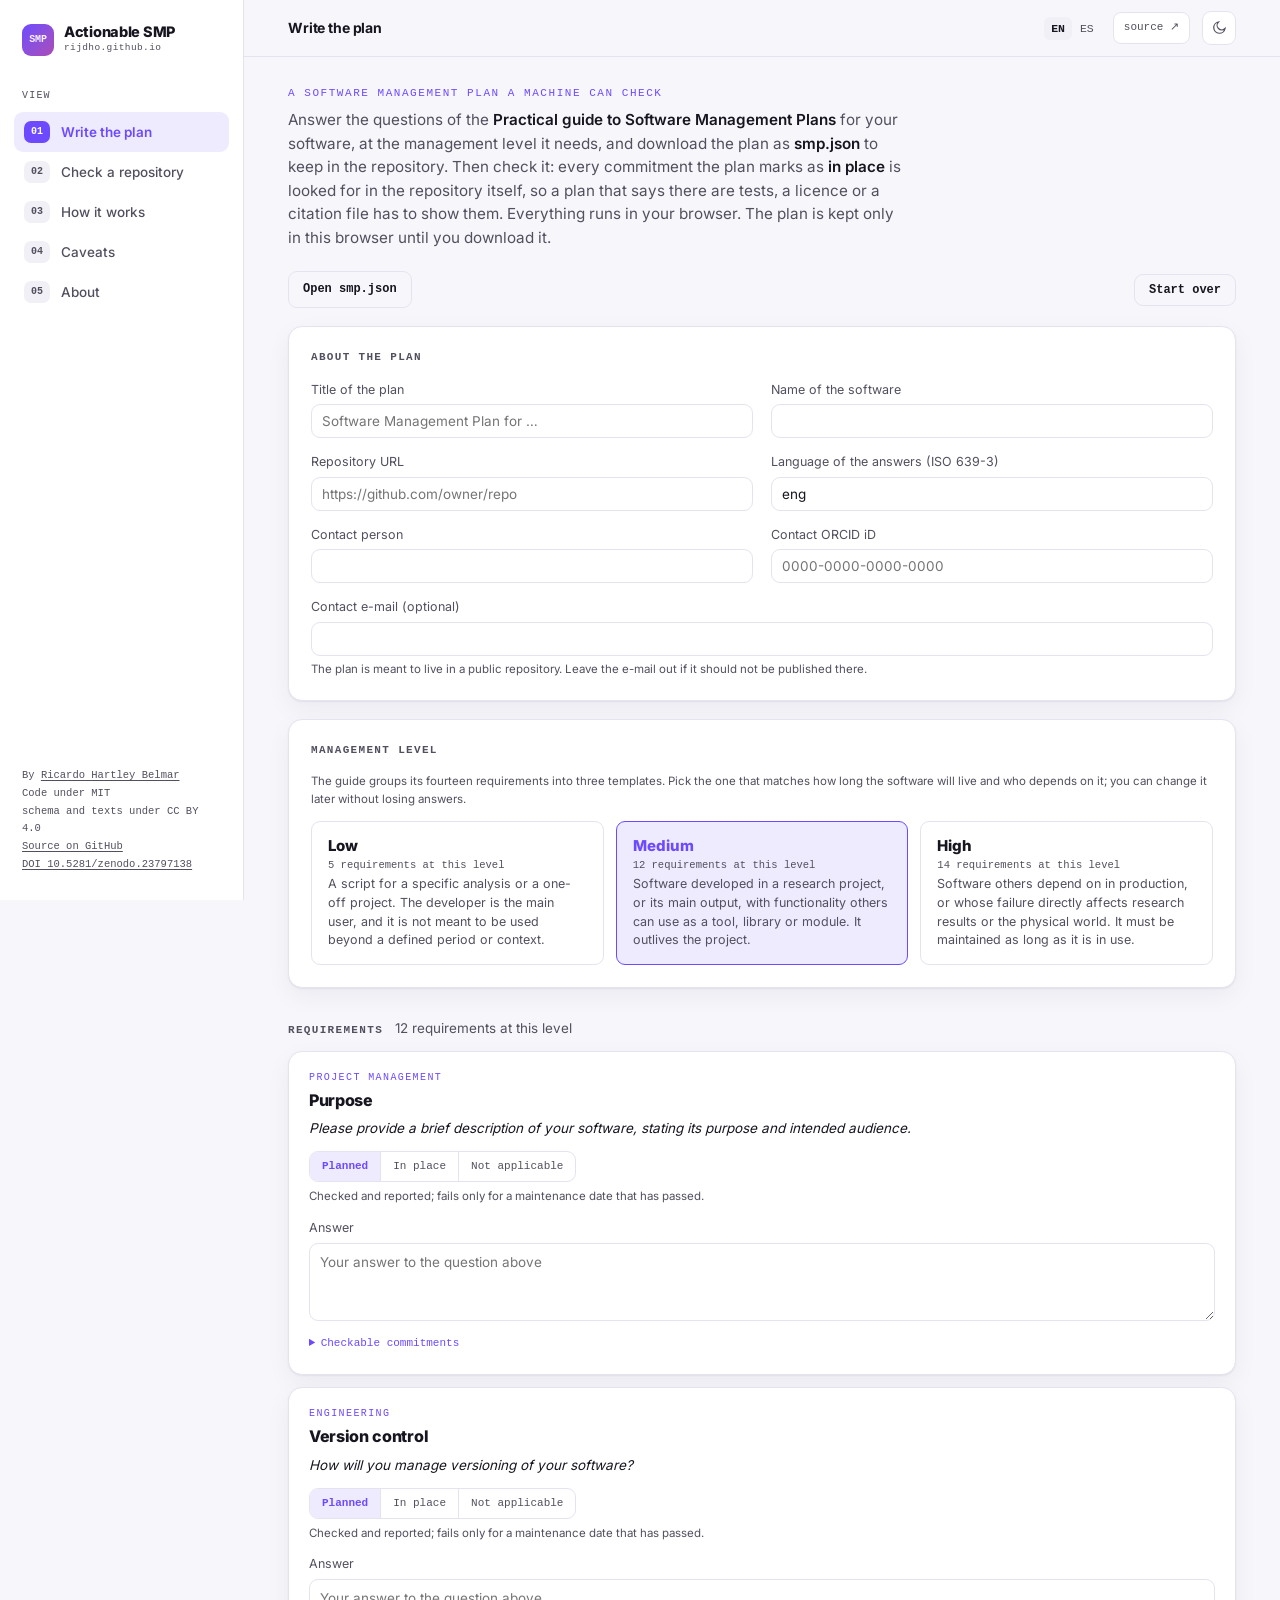
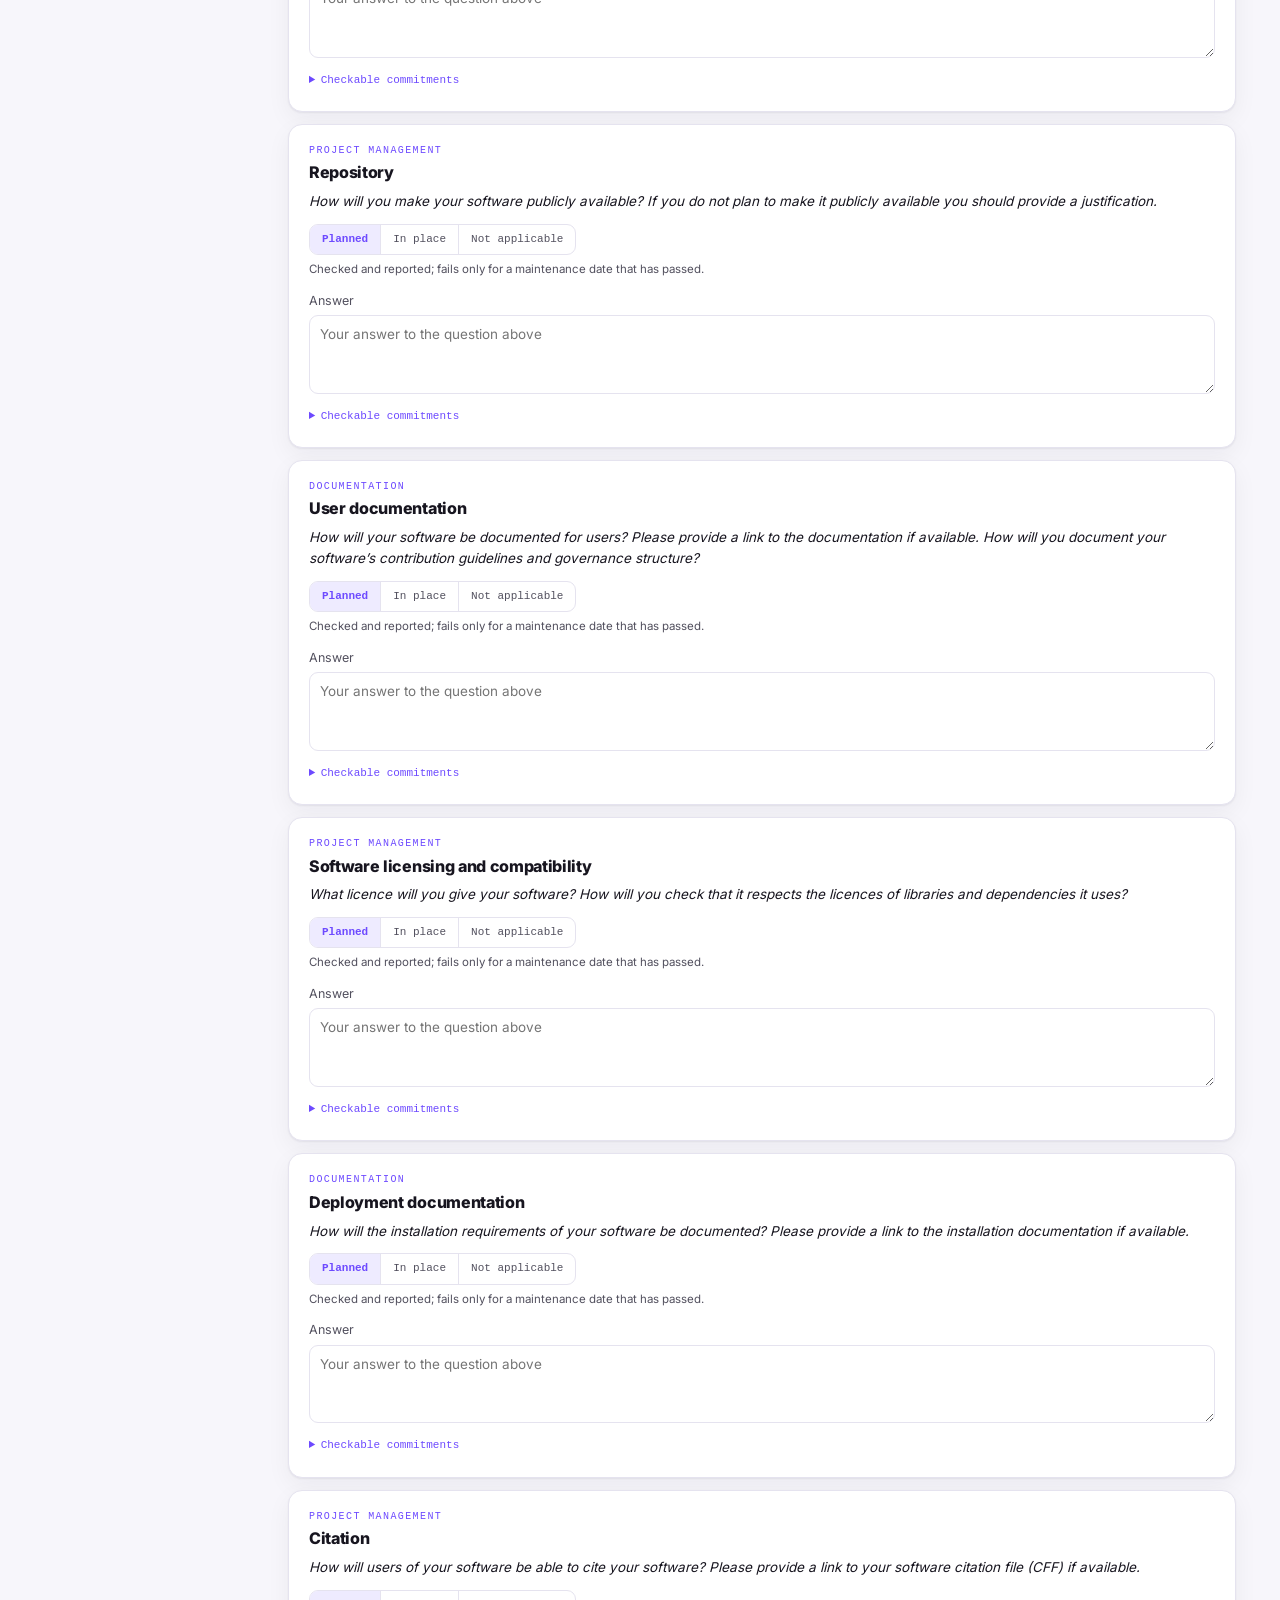
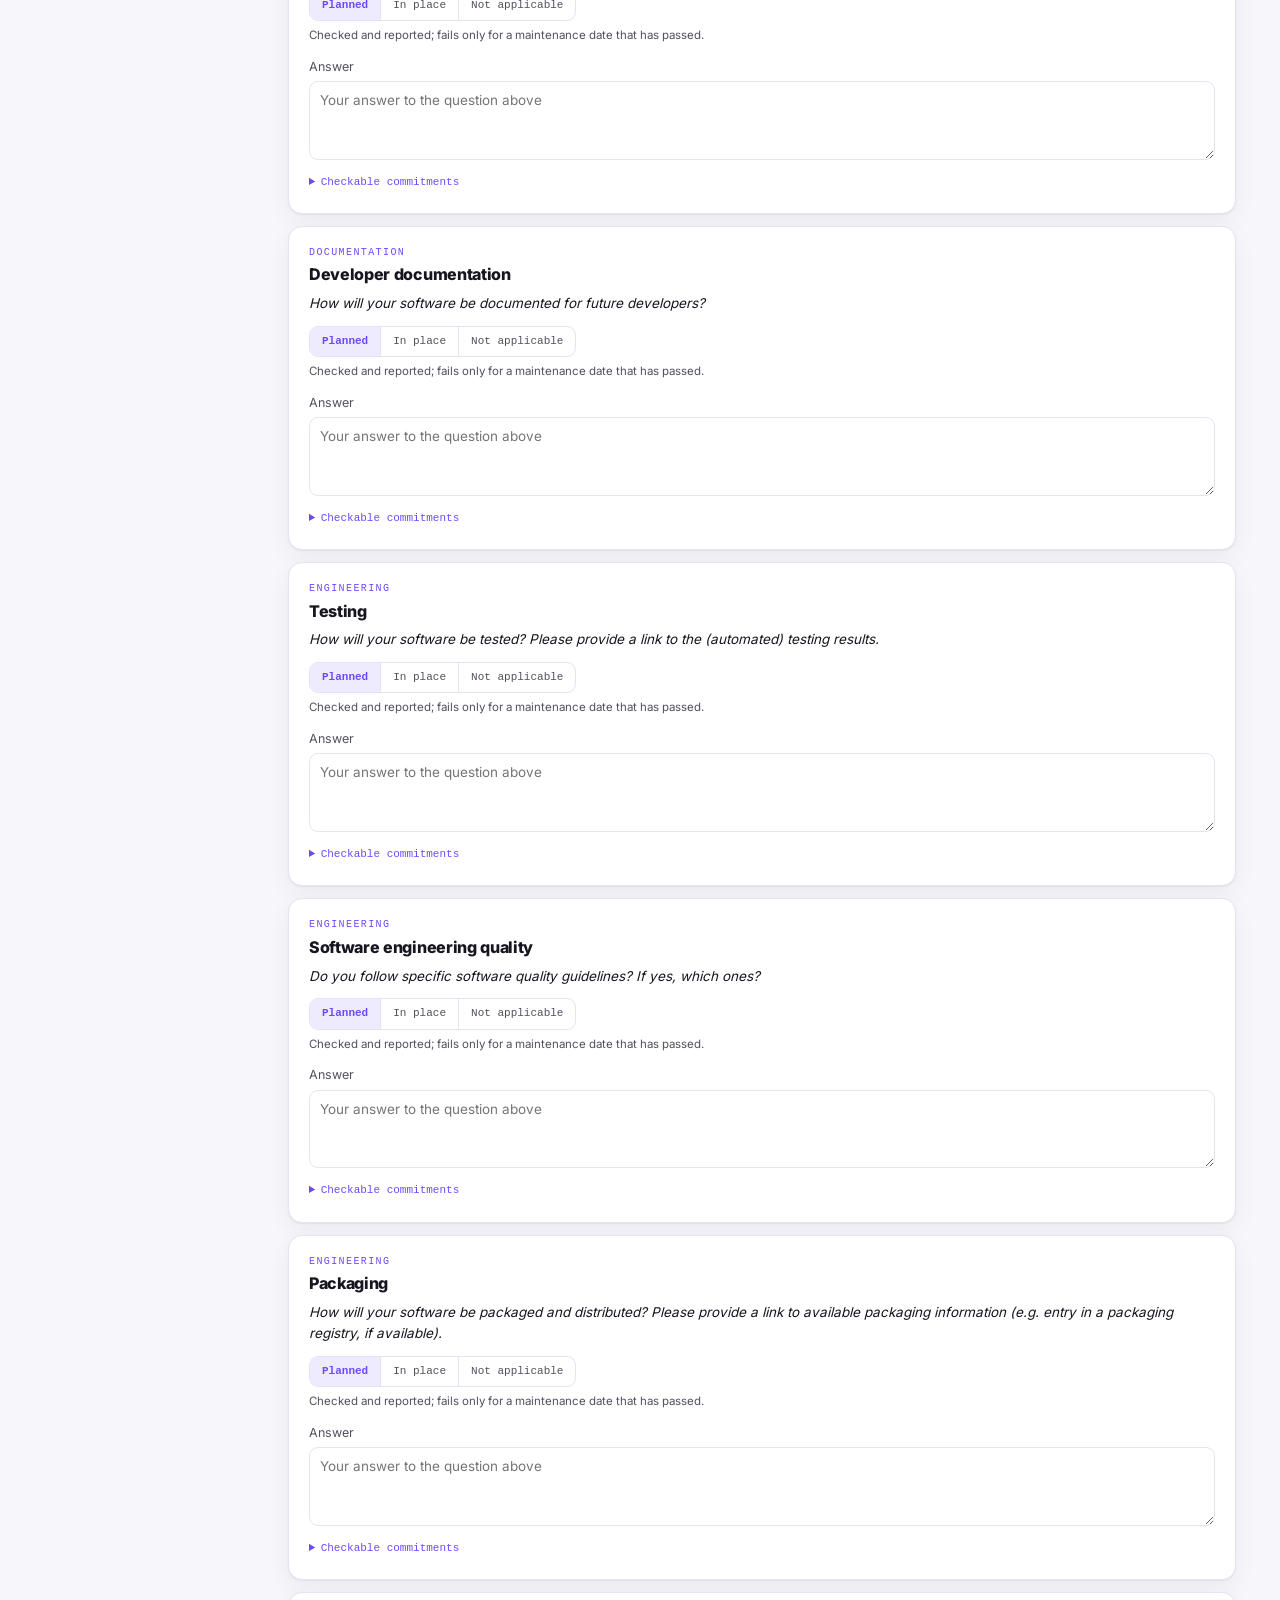
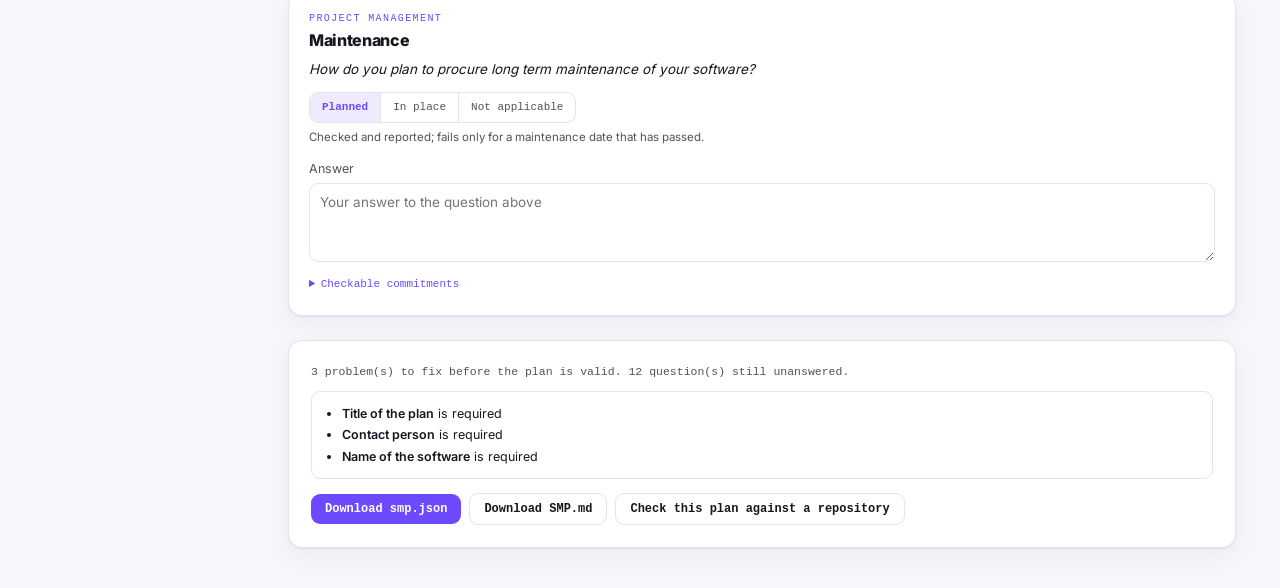
<file: index.html>
<!doctype html>
<html lang="en">
<head>
  <meta charset="utf-8" />
  <meta name="viewport" content="width=device-width, initial-scale=1" />
  <!-- Writing a plan touches no network at all; checking one talks to exactly two GitHub hosts.
       Saying so in a policy the browser enforces turns that promise into a guarantee: a font
       CDN slipped in by accident, or an escape missed in a future edit, is blocked rather than
       silently working. `frame-ancestors` is ignored in a meta tag and GitHub Pages cannot set
       headers, so clickjacking is not covered here. -->
  <meta http-equiv="Content-Security-Policy" content="
    default-src 'none';
    script-src 'self';
    style-src 'self';
    font-src 'self';
    img-src 'self' data:;
    connect-src https://api.github.com https://raw.githubusercontent.com;
    form-action 'none';
    base-uri 'none';
    object-src 'none'" />
  <title>Actionable SMP: a Software Management Plan a machine can check</title>
  <meta name="description" data-i18n-attr="content:meta.description"
        content="Write a Software Management Plan as a machine-readable smp.json, following the Practical guide to Software Management Plans, and check what the plan promises against what the repository actually shows." />
  <link rel="icon" href="data:image/svg+xml,%3Csvg xmlns='http://www.w3.org/2000/svg' viewBox='0 0 32 32'%3E%3Crect width='32' height='32' rx='7' fill='%236d4aff'/%3E%3Ctext x='16' y='21' font-size='11' text-anchor='middle' fill='%23ffffff' font-family='monospace' font-weight='bold'%3ESMP%3C/text%3E%3C/svg%3E" />
  <!-- The shared look (a synced copy of the house style), then this tool's own styles. -->
  <link rel="stylesheet" href="./house/house.css?v=20" />
  <link rel="stylesheet" href="./style.css?v=20" />
  <script src="./src/theme-boot.js?v=20"></script>
</head>
<body>
  <div class="app" id="app">
    <aside class="rail" id="rail">
      <div class="brand-mark">
        <a class="brand-glyph" href="./" tabindex="-1" aria-hidden="true"></a>
        <div>
          <p class="brand-name"><a href="./">Actionable SMP</a></p>
          <a class="brand-sub" href="https://rijdho.github.io">rijdho.github.io</a>
        </div>
      </div>
      <p class="nav-label" data-i18n="nav.label">View</p>
      <nav aria-label="View" data-i18n-attr="aria-label:nav.label">
        <button class="nav-item active" data-view="plan" type="button">
          <span class="nav-step">01</span><span data-i18n="nav.plan">Write the plan</span></button>
        <button class="nav-item" data-view="check" type="button">
          <span class="nav-step">02</span><span data-i18n="nav.check">Check a repository</span></button>
        <button class="nav-item" data-view="how" type="button">
          <span class="nav-step">03</span><span data-i18n="how.title">How it works</span></button>
        <button class="nav-item" data-view="caveats" type="button">
          <span class="nav-step">04</span><span data-i18n="caveats.title">Caveats</span></button>
        <button class="nav-item" data-view="about" type="button">
          <span class="nav-step">05</span><span data-i18n="about.title">About</span></button>
      </nav>
      <div class="rail-foot">
        <span data-i18n-html="rail.by">By <a href="https://rijdho.github.io" target="_blank" rel="noreferrer">Ricardo Hartley Belmar</a></span><br />
        <span data-i18n="rail.license.code">Code under MIT</span><br />
        <span data-i18n="rail.license.data">schema and texts under CC BY 4.0</span><br />
        <a href="https://github.com/rijdho/smp-template" target="_blank" rel="noreferrer" data-i18n="rail.source">Source on GitHub</a><br />
        <a href="https://doi.org/10.5281/zenodo.23797138" target="_blank" rel="noreferrer">DOI 10.5281/zenodo.23797138</a>
      </div>
    </aside>
    <button class="rail-backdrop" id="rail-backdrop" type="button" tabindex="-1" aria-hidden="true"></button>
    <div class="main-col">
      <div class="cmdbar">
        <button class="menu-btn" id="menu" type="button" aria-controls="rail" aria-expanded="false"
                aria-label="Open the menu" data-i18n-attr="aria-label:ui.menu.aria">
          <svg viewBox="0 0 24 24" aria-hidden="true"><path d="M4 7h16M4 12h16M4 17h16" /></svg>
        </button>
        <h1 class="cmd-title" id="cmd-title" data-i18n="nav.plan">Write the plan</h1>
        <div class="cmd-spacer"></div>
        <nav class="langs" id="lang" aria-label="Language" data-i18n-attr="aria-label:ui.lang.aria"></nav>
        <a class="ghost-btn" href="https://github.com/rijdho/smp-template" target="_blank" rel="noreferrer"
           data-i18n="ui.brand.source">source ↗</a>
        <button class="icon-btn" id="theme" type="button" aria-label="Toggle light/dark theme"
                data-i18n-attr="title:ui.theme.title;aria-label:ui.theme.aria">
          <svg viewBox="0 0 24 24" aria-hidden="true"><path d="M21 12.8A8.5 8.5 0 1 1 11.2 3a6.6 6.6 0 0 0 9.8 9.8Z" /></svg>
        </button>
      </div>
      <main class="content">
        <div class="content-inner">

          <!-- ── 01 Write the plan ─────────────────────────────────────────── -->
          <section class="view" data-view="plan">
            <p class="eyebrow" data-i18n="ui.brand.tagline">A Software Management Plan a machine can check</p>
            <p class="lede" data-i18n-html="ui.lede"></p>

            <!-- Starting a plan: open an existing one, or clear this one. Finishing it is at the bottom. -->
            <div class="toolbar" id="toolbar">
              <label class="btn ghost file-btn"><span data-i18n="plan.import">Open smp.json</span>
                <input type="file" id="import-file" accept=".json,application/json" /></label>
              <span class="validity" id="import-status" aria-live="polite"></span>
              <div class="cmd-spacer"></div>
              <button class="btn ghost danger-quiet" id="new-plan" type="button" data-i18n="plan.new">Start over</button>
            </div>

            <section class="panel">
              <h2 class="panel-title" data-i18n="plan.meta.title">About the plan</h2>
              <div class="grid2">
                <label class="field"><span data-i18n="plan.title.label">Title of the plan</span>
                  <input class="input" data-bind="title" autocomplete="off"
                         data-i18n-attr="placeholder:plan.title.ph" placeholder="Software Management Plan for …" /></label>
                <label class="field"><span data-i18n="plan.software.label">Name of the software</span>
                  <input class="input" data-bind="software.title" autocomplete="off" /></label>
                <label class="field"><span data-i18n="plan.repo.label">Repository URL</span>
                  <input class="input" data-bind="software.repository_url" autocomplete="off" spellcheck="false"
                         data-i18n-attr="placeholder:plan.repo.ph" placeholder="https://github.com/owner/repo" /></label>
                <label class="field"><span data-i18n="plan.lang.label">Language of the answers (ISO 639-3)</span>
                  <input class="input" data-bind="language" autocomplete="off" spellcheck="false" maxlength="3" /></label>
                <label class="field"><span data-i18n="plan.contact.label">Contact person</span>
                  <input class="input" data-bind="contact.name" autocomplete="off" /></label>
                <label class="field"><span data-i18n="plan.orcid.label">Contact ORCID iD</span>
                  <input class="input" data-bind="contact.contact_id.identifier" autocomplete="off" spellcheck="false"
                         data-i18n-attr="placeholder:plan.orcid.ph" placeholder="0000-0000-0000-0000" /></label>
                <label class="field span2"><span data-i18n="plan.mbox.label">Contact e-mail (optional)</span>
                  <input class="input" data-bind="contact.mbox" type="email" autocomplete="off" />
                  <span class="hint" data-i18n="plan.mbox.hint"></span></label>
              </div>
            </section>

            <section class="panel">
              <h2 class="panel-title" data-i18n="plan.level.title">Management level</h2>
              <p class="hint" data-i18n="plan.level.hint"></p>
              <div class="levels" id="levels" role="radiogroup" data-i18n-attr="aria-label:plan.level.title"></div>
            </section>

            <div class="reqs-head">
              <h2 class="panel-title" data-i18n="plan.reqs.title">Requirements</h2>
              <span class="muted" id="reqs-count"></span>
            </div>
            <div id="reqs"></div>

            <!-- Finishing a plan: what is still wrong with it, then what to do with it. -->
            <section class="panel finish">
              <div class="validity" id="validity" aria-live="polite"></div>
              <ul class="problems" id="problems" hidden></ul>
              <div class="toolbar">
                <button class="btn" id="dl-json" type="button" data-i18n="plan.dl.json">Download smp.json</button>
                <button class="btn ghost" id="dl-md" type="button" data-i18n="plan.dl.md">Download SMP.md</button>
                <button class="btn ghost" id="to-check" type="button" data-i18n="plan.toCheck">Check this plan against a repository</button>
              </div>
            </section>
          </section>

          <!-- ── 02 Check a repository ─────────────────────────────────────── -->
          <section class="view" data-view="check" hidden>
            <p class="eyebrow" data-i18n="check.eyebrow">The check</p>
            <p class="lede" data-i18n-html="check.lede"></p>
            <form class="panel" id="check-form" novalidate>
              <label class="field"><span data-i18n="check.repo.label">GitHub repository</span>
                <input class="input" id="repo" autocomplete="off" spellcheck="false"
                       data-i18n-attr="placeholder:check.repo.ph" placeholder="owner/repo or https://github.com/owner/repo" /></label>
              <div class="field">
                <span data-i18n="check.source.label">Plan to check</span>
                <div class="radios" role="radiogroup" data-i18n-attr="aria-label:check.source.label">
                  <label class="chk"><input type="radio" name="source" value="repo" checked />
                    <span data-i18n="check.source.repo">smp.json from the repository</span></label>
                  <label class="chk"><input type="radio" name="source" value="editor" />
                    <span data-i18n="check.source.editor">The plan in the editor</span></label>
                </div>
              </div>
              <div class="actions">
                <button class="btn" id="check-go" type="submit" data-i18n="check.go">Check</button>
                <span class="muted" id="check-status" aria-live="polite"></span>
              </div>
              <div class="msg" id="check-error" hidden></div>
            </form>

            <section class="panel" id="check-results" hidden aria-live="polite">
              <div class="panel-h">
                <h2 class="panel-title" data-i18n="check.results">Result</h2>
                <span class="muted mono" id="check-of"></span>
              </div>
              <div class="result-actions">
                <button class="btn ghost small" id="dl-report" type="button" data-i18n="check.dlReport">Download report (.md)</button>
                <button class="btn ghost small" id="to-editor" type="button" hidden data-i18n="check.toEditor">Open this plan in the editor</button>
              </div>
              <div class="stats" id="check-stats"></div>
              <div class="notes" id="check-notes"></div>
              <ul class="problems" id="check-problems" hidden></ul>
              <div id="check-list"></div>
            </section>

            <section class="panel">
              <h2 class="panel-title" data-i18n="check.action.title">Run the same check in CI</h2>
              <p class="hint" data-i18n="check.action.lede"></p>
              <pre class="code"><code>- uses: actions/checkout@v4
- uses: rijdho/smp-template@v0.1.0
  with:
    plan: smp.json</code></pre>
            </section>
          </section>

          <!-- ── 03 How it works ───────────────────────────────────────────── -->
          <section class="view prose" data-view="how" hidden>
            <p class="eyebrow" data-i18n="how.eyebrow">Method</p>
            <p class="lede" data-i18n="how.lede"></p>
            <h2 data-i18n="how.req.title">The fourteen requirements and the three levels</h2>
            <p data-i18n-html="how.req.body"></p>
            <div class="tablewrap"><table class="req-table" id="req-table"></table></div>
            <p class="hint xwalk-note" data-i18n-html="how.xwalk.note"></p>
            <h2 data-i18n="how.status.title">Planned, in place, not applicable</h2>
            <p data-i18n-html="how.status.body"></p>
            <h2 data-i18n="how.file.title">The file</h2>
            <p data-i18n-html="how.file.body"></p>
            <p><a href="./schema/smp.schema.json" target="_blank" rel="noreferrer">schema/smp.schema.json</a></p>
            <h2 data-i18n="how.guide.title">Two places where the guide contradicts itself</h2>
            <p data-i18n-html="how.guide.body"></p>
            <h2 data-i18n="how.cli.title">The same check on the command line and in CI</h2>
            <pre class="code"><code>node bin/smp-check.mjs [dir] [--plan smp.json] [--strict] [--format text|md|json] [--lang en|es]</code></pre>
            <h2 data-i18n="how.related.title">Related work</h2>
            <p data-i18n-html="how.related.body"></p>
          </section>

          <!-- ── 04 Caveats ────────────────────────────────────────────────── -->
          <section class="view prose" data-view="caveats" hidden>
            <p class="eyebrow" data-i18n="caveats.eyebrow">Limits</p>
            <p class="lede" data-i18n="caveats.lede"></p>
            <ul class="caveats">
              <li data-i18n-html="caveats.1"></li>
              <li data-i18n-html="caveats.2"></li>
              <li data-i18n-html="caveats.3"></li>
              <li data-i18n-html="caveats.4"></li>
              <li data-i18n-html="caveats.5"></li>
              <li data-i18n-html="caveats.6"></li>
            </ul>
          </section>

          <!-- ── 05 About ──────────────────────────────────────────────────── -->
          <section class="view prose" data-view="about" hidden>
            <p class="eyebrow" data-i18n="about.eyebrow">About</p>
            <p data-i18n-html="about.p1"></p>
            <p data-i18n-html="about.p2"></p>
            <p data-i18n-html="about.p3"></p>
          </section>

        </div>
      </main>
    </div>
  </div>
  <script type="module" src="./src/app.js?v=20"></script>
</body>
</html>
</file>
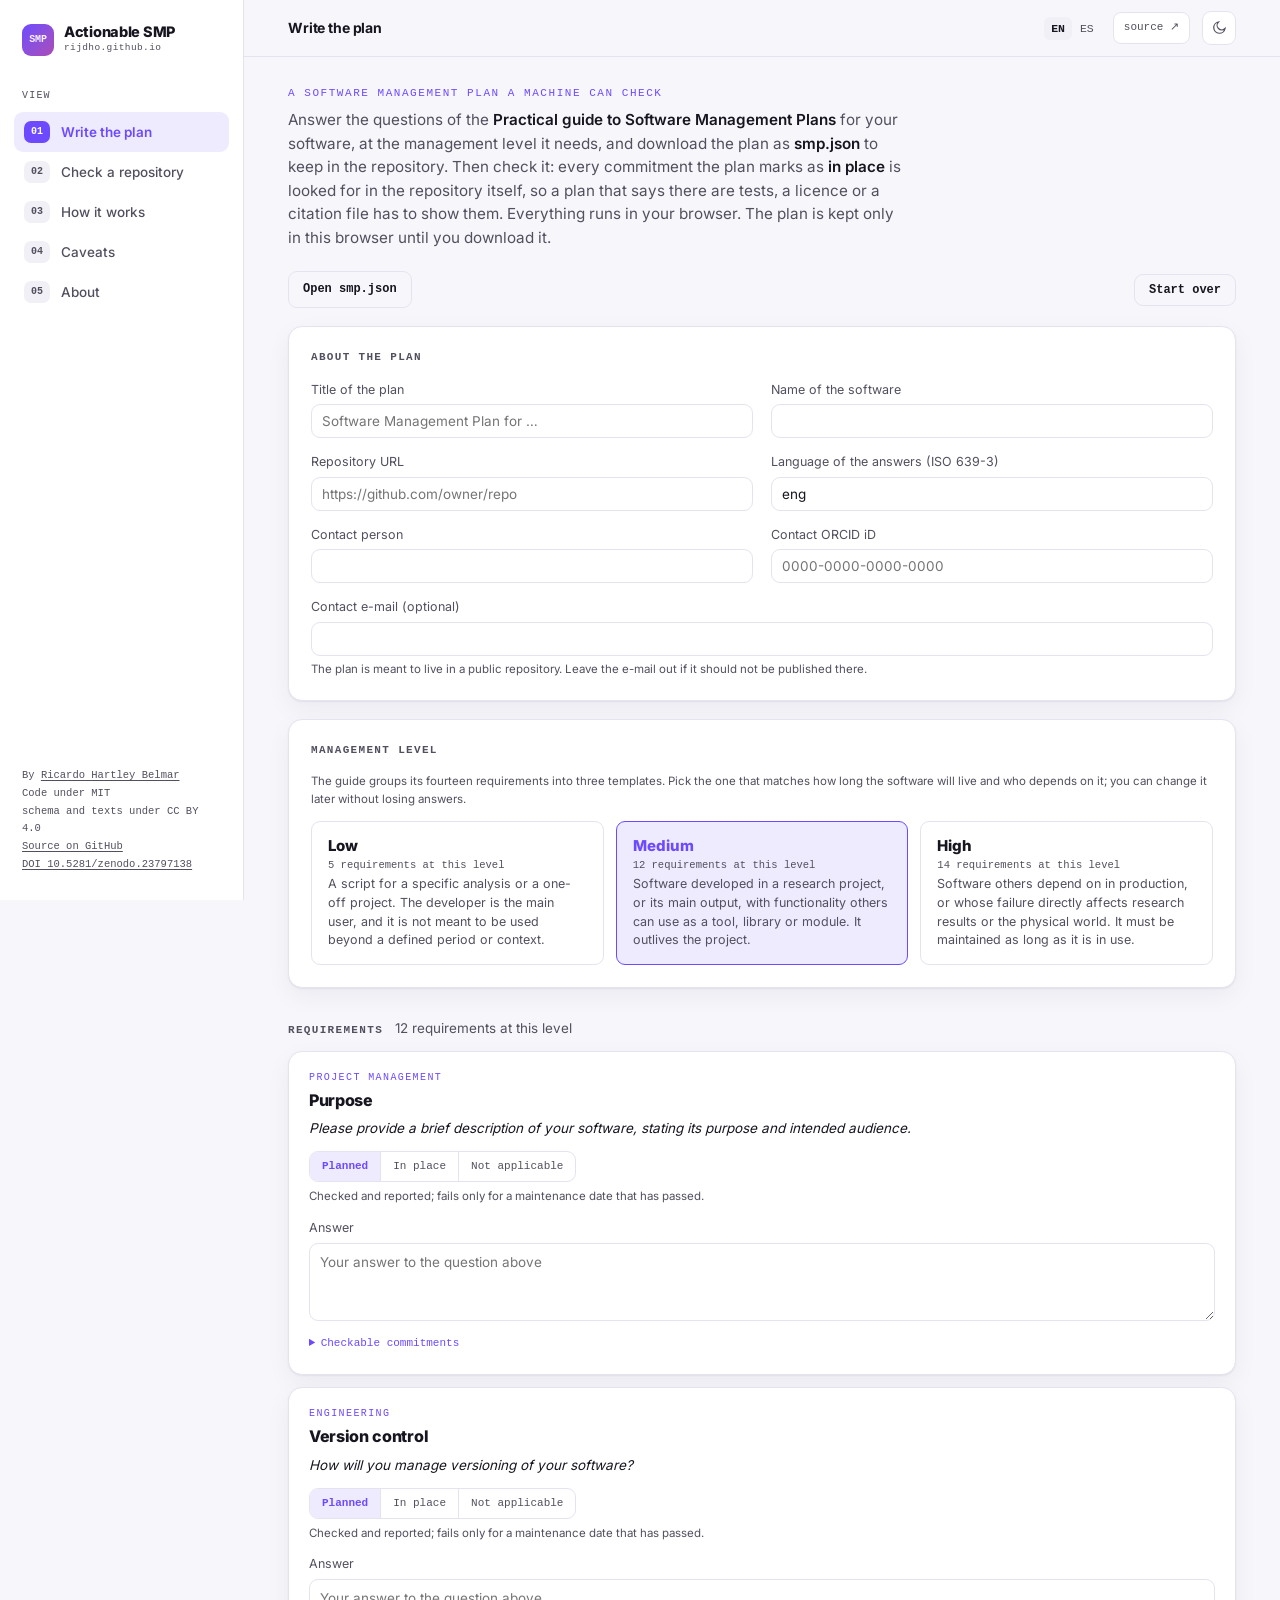
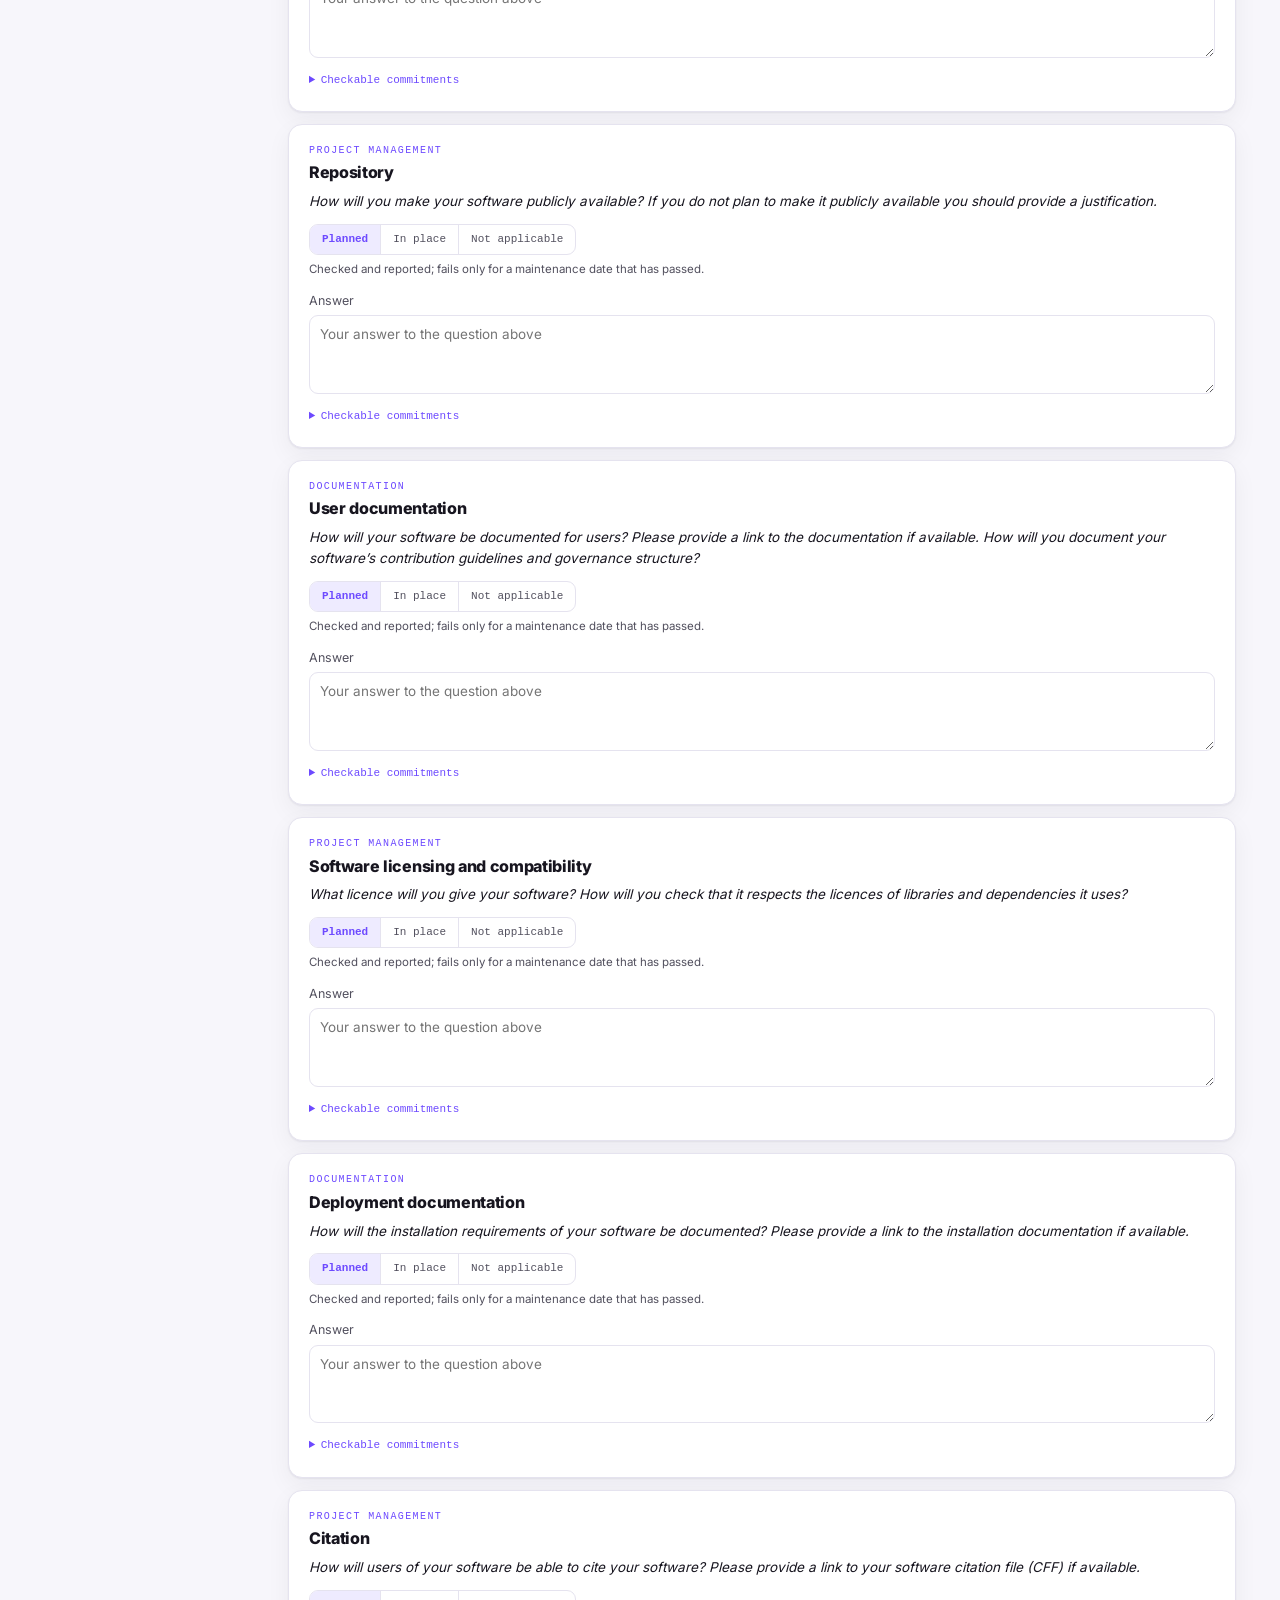
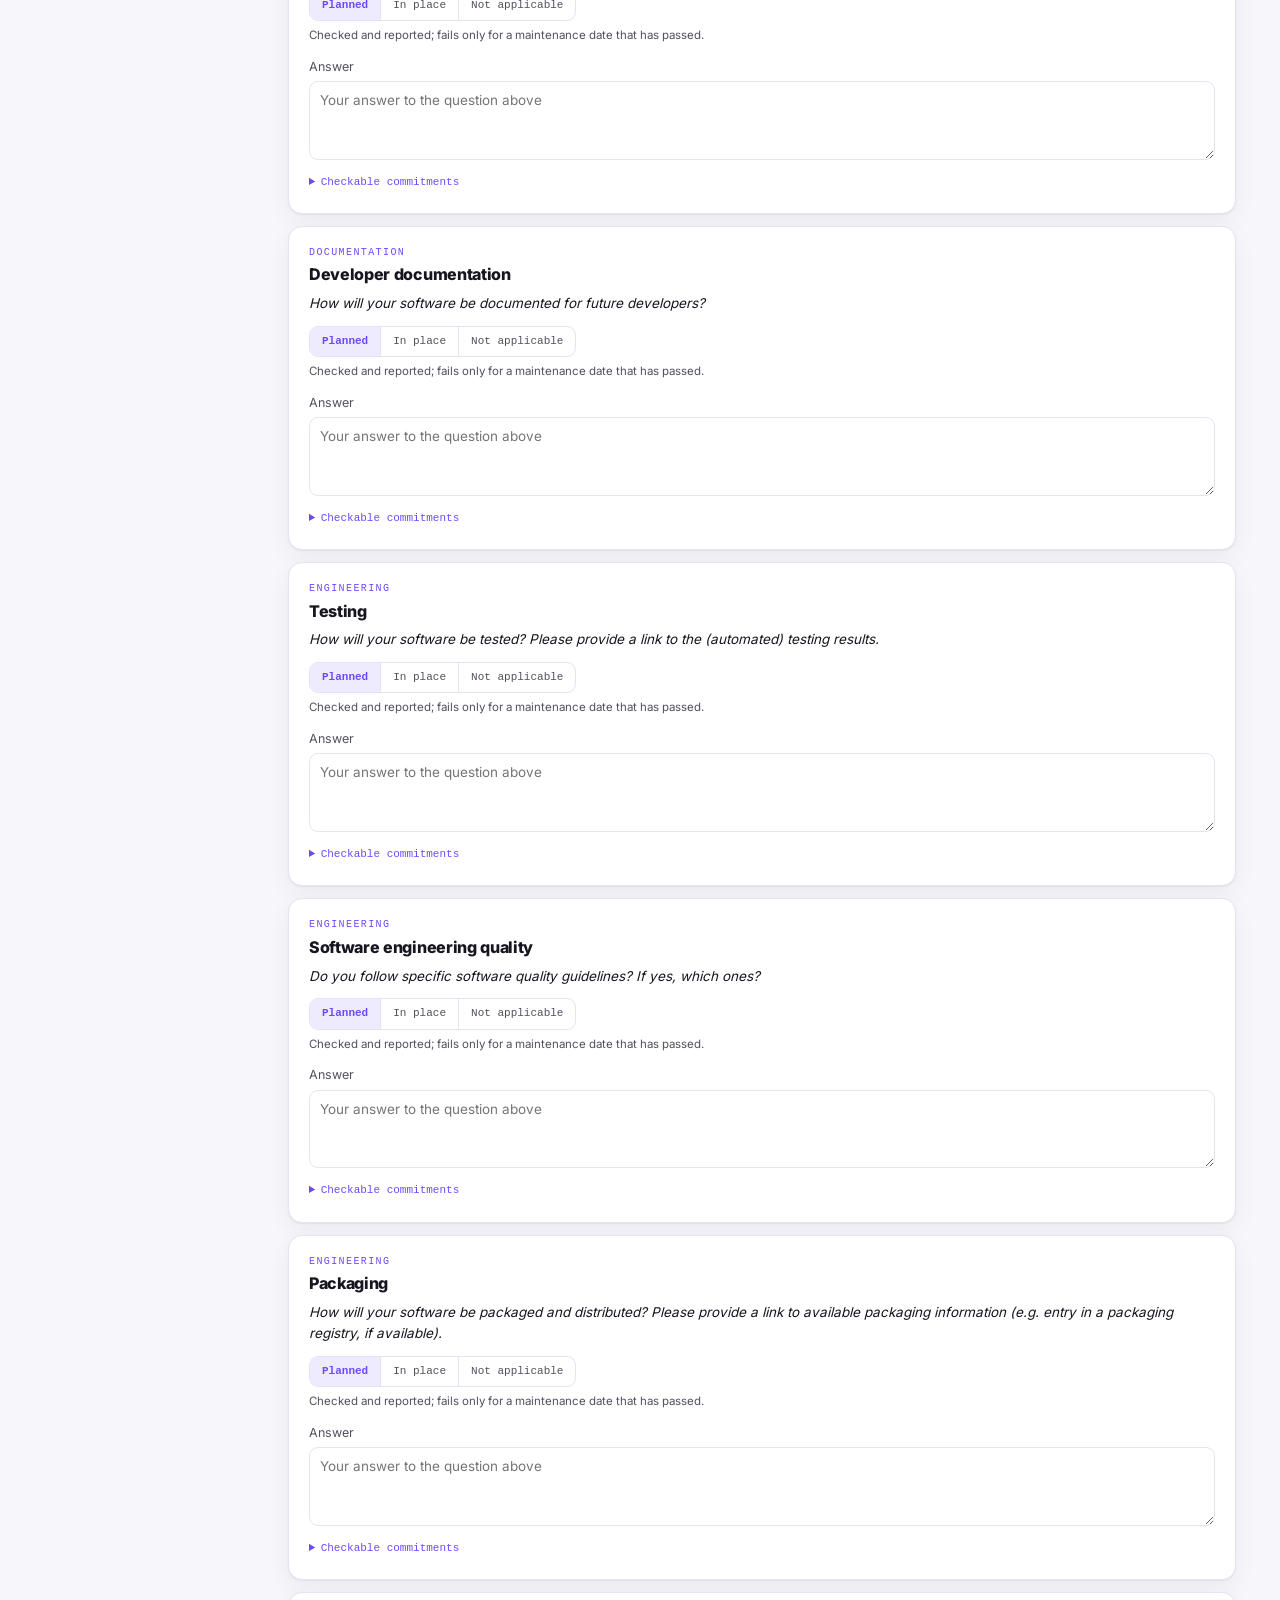
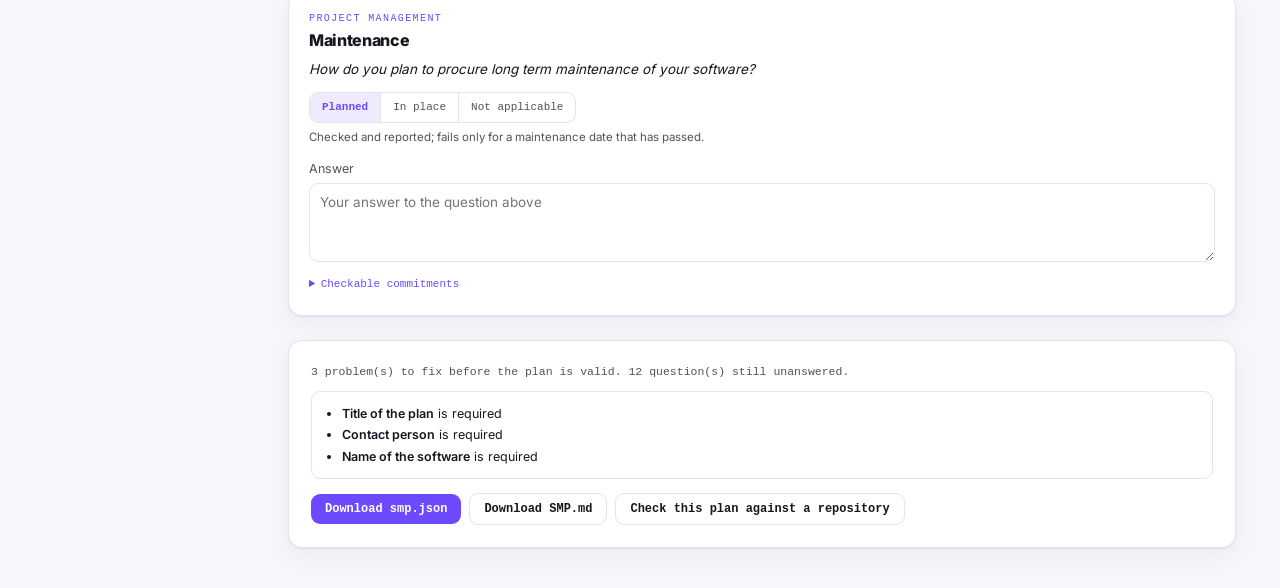
<file: demo.html>
<!doctype html>
<html lang="en">
<head>
  <meta charset="utf-8" />
  <meta name="viewport" content="width=device-width, initial-scale=1" />
  <!-- Writing a plan touches no network at all; checking one talks to exactly two GitHub hosts.
       Saying so in a policy the browser enforces turns that promise into a guarantee: a font
       CDN slipped in by accident, or an escape missed in a future edit, is blocked rather than
       silently working. `frame-ancestors` is ignored in a meta tag and GitHub Pages cannot set
       headers, so clickjacking is not covered here. -->
  <meta http-equiv="Content-Security-Policy" content="
    default-src 'none';
    script-src 'sha256-PNvRraesdLr5HqCy8jKjWrot1GeJQ0W6wCUL9QqD6Ng=' 'sha256-0hEfGNqfWNHZ8PuQNZh8ieeSeDp/ao8dKGBF2+DsAn0=';
    style-src 'sha256-D42t1miHa44qZ+J0C4iybIL9z5Hofqs7mzUnJLIzb3U=';
    font-src data:;
    img-src 'self' data:;
    connect-src https://api.github.com https://raw.githubusercontent.com;
    form-action 'none';
    base-uri 'none';
    object-src 'none'" />
  <title>Actionable SMP: a Software Management Plan a machine can check</title>
  <meta name="description" data-i18n-attr="content:meta.description"
        content="Write a Software Management Plan as a machine-readable smp.json, following the Practical guide to Software Management Plans, and check what the plan promises against what the repository actually shows." />
  <link rel="icon" href="data:image/svg+xml,%3Csvg xmlns='http://www.w3.org/2000/svg' viewBox='0 0 32 32'%3E%3Crect width='32' height='32' rx='7' fill='%236d4aff'/%3E%3Ctext x='16' y='21' font-size='11' text-anchor='middle' fill='%23ffffff' font-family='monospace' font-weight='bold'%3ESMP%3C/text%3E%3C/svg%3E" />
  <!-- demo.html: generated by scripts/build-demo.mjs from index.html and its sources. Do not edit. -->
  <style>
/* house-style 1.0.4
   The "violet" design language shared by rijdho's public tools (fair-repo-audit, coara-action-planner,
   orcid-finder, chilean-altoutputs), ported from the cris-eilein house style. This file is the ORIGINAL:
   projects keep an exact copy (synced by their `sync-house` script) and a test fails if the copy drifts.
   Edit here, bump the version, sync into each project, redeploy it.

   Layers, top to bottom:
     1. fonts          self-hosted Inter Variable (./fonts): never a font CDN
     2. tokens         palette (light, dark, and the OS preference before JS runs)
     3. interface      stable names components and charts read (--bg, --text, --accent...)
     4. base           body, headings, links, focus, scrollbars
     5. shell          rail + command bar + content, with a drawer below 880px
     6. components     eyebrow, lede, card, buttons, language switch, site footer
   Data colours (the FAIR categorical and level palettes) live in the tokens, kept apart from the
   chrome and validated for colour-vision deficiency against each mode's card surface. */

/* ── 1. Fonts ─────────────────────────────────────────────────────────────── */
@font-face {
  font-family: "Inter Variable"; font-style: normal; font-display: swap; font-weight: 100 900;
  src: url("[data-uri]") format("woff2-variations");
  unicode-range: U+0000-00FF, U+0131, U+0152-0153, U+02BB-02BC, U+02C6, U+02DA, U+02DC, U+0304, U+0308, U+0329, U+2000-206F, U+2074, U+20AC, U+2122, U+2191, U+2193, U+2212, U+2215, U+FEFF, U+FFFD;
}
@font-face {
  font-family: "Inter Variable"; font-style: normal; font-display: swap; font-weight: 100 900;
  src: url("[data-uri]") format("woff2-variations");
  unicode-range: U+0100-02BA, U+02BD-02C5, U+02C7-02CC, U+02CE-02D7, U+02DD-02FF, U+0304, U+0308, U+0329, U+1D00-1DBF, U+1E00-1E9F, U+1EF2-1EFF, U+2020, U+20A0-20AB, U+20AD-20C0, U+2113, U+2C60-2C7F, U+A720-A7FF;
}

/* ── 2. Tokens ────────────────────────────────────────────────────────────── */
:root {
  --paper: #f7f6fb;
  --surface: #ffffff;
  --surface-2: #f1f0f7;
  --surface-3: #eae8f3;
  --ink: #17151f;
  --ink-2: #52505e;
  --hairline: #e5e3ef;
  --hair: #edecf5;
  --brand: #6d4aff;
  --brand-soft: #eeebff;
  --accent-ink: #ffffff;
  --shadow: 0 1px 2px rgba(23, 21, 31, 0.06), 0 8px 24px rgba(23, 21, 31, 0.05);
  --r: 14px;
  --r-sm: 9px;
  --disp: "Inter Variable", "Inter", "Helvetica Neue", Helvetica, Arial, system-ui, sans-serif;
  --body-f: "Inter Variable", "Inter", system-ui, -apple-system, "Segoe UI", Roboto, sans-serif;
  --mono: ui-monospace, "SF Mono", "JetBrains Mono", Menlo, Consolas, monospace;

  /* data palette: FAIR categorical + levels */
  --f-F: #2f7bd0; --f-A: #b56c1f; --f-I: #1f9670; --f-R: #b3559a;
  --lvl-hi: #1f9670; --lvl-mid: #c08519; --lvl-lo: #c0463d;
  --lvl-hi-ink: #1f9670; --lvl-mid-ink: #c08519; --lvl-lo-ink: #c0463d;
}
:root[data-theme="dark"] {
  --paper: #121118;
  --surface: #1b1a22;
  --surface-2: #232230;
  --surface-3: #2c2a3a;
  --ink: #eceaf3;
  --ink-2: #a9a7b5;
  --hairline: #2c2a38;
  --hair: #262432;
  --brand: #8b7bff;
  --brand-soft: #221f35;
  --accent-ink: #121118;
  --shadow: 0 1px 2px rgba(0, 0, 0, 0.4), 0 10px 30px rgba(0, 0, 0, 0.35);
  --f-F: #3f8fe0; --f-A: #c67d30; --f-I: #2aa87a; --f-R: #c46bad;
  /* fills darkened into the dark lightness band; inks kept lighter for text */
  --lvl-hi: #2aa87a; --lvl-mid: #c08519; --lvl-lo: #bd4740;
  --lvl-hi-ink: #2aa87a; --lvl-mid-ink: #d99a2b; --lvl-lo-ink: #d1544b;
}
/* Before JS stamps data-theme, follow the OS preference. */
@media (prefers-color-scheme: dark) {
  :root:not([data-theme="light"]) {
    --paper: #121118;
    --surface: #1b1a22;
    --surface-2: #232230;
    --surface-3: #2c2a3a;
    --ink: #eceaf3;
    --ink-2: #a9a7b5;
    --hairline: #2c2a38;
    --hair: #262432;
    --brand: #8b7bff;
    --brand-soft: #221f35;
    --accent-ink: #121118;
    --shadow: 0 1px 2px rgba(0, 0, 0, 0.4), 0 10px 30px rgba(0, 0, 0, 0.35);
    --f-F: #3f8fe0; --f-A: #c67d30; --f-I: #2aa87a; --f-R: #c46bad;
    --lvl-hi: #2aa87a; --lvl-mid: #c08519; --lvl-lo: #bd4740;
    --lvl-hi-ink: #2aa87a; --lvl-mid-ink: #d99a2b; --lvl-lo-ink: #d1544b;
  }
}

/* ── 3. Interface (stable names; map a project's own names onto these) ────── */
:root {
  --bg: var(--paper);
  --surface-alt: var(--surface-2);
  --border: var(--hairline);
  --text: var(--ink);
  --muted: var(--ink-2);
  --accent: var(--brand);
  --track: var(--surface-3);
  --sans: var(--body-f);
}

/* ── 4. Base ──────────────────────────────────────────────────────────────── */
* { box-sizing: border-box; }
html { -webkit-text-size-adjust: 100%; }
body { margin: 0; font-family: var(--sans); background: var(--bg); color: var(--text);
  line-height: 1.5; font-size: 15px; -webkit-font-smoothing: antialiased;
  transition: background 0.2s, color 0.2s; }
a { color: var(--accent); text-underline-offset: 2px; }
code { font-family: var(--mono); font-size: .9em; }
.mono { font-family: var(--mono); }
h1, h2, h3 { font-family: var(--disp); font-weight: 800; letter-spacing: -0.02em; text-wrap: balance; }
::selection { background: var(--brand); color: #fff; }
:focus-visible { outline: 2px solid var(--brand); outline-offset: 2px; border-radius: 4px; }
::-webkit-scrollbar { width: 8px; height: 8px; }
::-webkit-scrollbar-thumb { background: var(--surface-3); border-radius: 4px; }
::-webkit-scrollbar-thumb:hover { background: var(--ink-2); }
::-webkit-scrollbar-track { background: transparent; }

/* ── 5. Shell: rail + command bar ─────────────────────────────────────────── */
.app { display: grid; grid-template-columns: 244px 1fr; min-height: 100vh; }

.rail { background: var(--surface); border-right: 1px solid var(--hairline);
  display: flex; flex-direction: column; gap: 2px;
  padding: 18px 14px; position: sticky; top: 0; height: 100vh; }
.brand-mark { display: flex; align-items: center; gap: 10px; padding: 6px 8px 20px; text-decoration: none; }
/* The glyph's letters come from the project: style="--glyph: 'F'" on the element. */
.brand-glyph { width: 32px; height: 32px; border-radius: 9px; flex: none; position: relative;
  background: linear-gradient(135deg, var(--brand), color-mix(in oklab, var(--brand), #db2777 55%)); }
.brand-glyph::after { content: var(--glyph, ""); position: absolute; inset: 0; display: grid; place-items: center;
  font-family: var(--mono); font-size: 13px; font-weight: 700; color: rgba(255, 255, 255, 0.92); }
.brand-name { font-family: var(--disp); font-weight: 800; letter-spacing: -0.02em; font-size: 14.5px;
  line-height: 1.05; color: var(--ink); margin: 0; }
.brand-sub { font-family: var(--mono); font-size: 9.5px; color: var(--ink-2); letter-spacing: .04em; margin-top: 2px; }
/* The site line under the name links to rijdho.github.io in every tool (1.0.2). */
a.brand-sub { display: block; text-decoration: none; }
a.brand-sub:hover { color: var(--brand); text-decoration: underline; }
/* The icon and the name link to the tool's own start page (1.0.3). */
a.brand-glyph { display: block; }
.brand-name a { color: inherit; text-decoration: none; }
.brand-name a:hover { color: var(--brand); }
/* The family line under the site line: "Part of Metaudits" (1.0.4). */
.brand-family { font-family: var(--mono); font-size: 9.5px; color: var(--ink-2); letter-spacing: .04em; margin: 2px 0 0; }
.brand-family a { color: inherit; text-decoration: none; }
.brand-family a:hover { color: var(--brand); text-decoration: underline; }

.nav-label { font-family: var(--mono); font-size: 10px; letter-spacing: .12em; text-transform: uppercase;
  color: var(--ink-2); padding: 10px 8px 6px; }
.nav-item { display: flex; align-items: center; gap: 11px; padding: 9px 10px; border-radius: var(--r-sm);
  color: var(--ink-2); border: none; background: none; width: 100%; text-align: left; cursor: pointer;
  font-family: var(--body-f); font-size: 13.5px; font-weight: 500; text-decoration: none; }
.nav-item:hover { background: var(--surface-2); color: var(--ink); }
.nav-item.active { background: var(--brand-soft); color: var(--brand); font-weight: 600; }
.nav-step { width: 26px; height: 22px; border-radius: 7px; flex: none; display: grid; place-items: center;
  font-family: var(--mono); font-size: 10px; font-weight: 600;
  background: var(--surface-2); color: var(--ink-2); }
.nav-item.active .nav-step { background: var(--brand); color: #fff; }
.rail-foot { margin-top: auto; font-family: var(--mono); font-size: 10.5px; color: var(--ink-2);
  padding: 8px; line-height: 1.7; }
.rail-foot a { color: var(--ink-2); }
.rail-foot a:hover { color: var(--brand); }

.main-col { min-width: 0; display: flex; flex-direction: column; }
/* Content column anchored to the rail: one shared left gutter with the command bar. */
.content { padding: 28px 44px 40px; flex: 1; }
.content-inner { max-width: 980px; margin: 0; }

.cmdbar { position: sticky; top: 0; z-index: 30; display: flex; align-items: center; gap: 12px;
  padding: 11px 44px; background: color-mix(in oklab, var(--paper), transparent 8%);
  backdrop-filter: saturate(1.4) blur(10px); border-bottom: 1px solid var(--hairline); }
.cmd-title { font-family: var(--disp); font-weight: 700; font-size: 14px; letter-spacing: -0.01em; color: var(--ink); }
.cmd-spacer { flex: 1; }

.menu-btn { display: none; align-items: center; justify-content: center; width: 36px; height: 36px; flex: none;
  border: 1px solid var(--hairline); border-radius: var(--r-sm); background: var(--surface); color: var(--ink); cursor: pointer; }
.menu-btn svg { width: 17px; height: 17px; stroke: currentColor; fill: none; stroke-width: 1.8; }
.rail-backdrop { display: none; }

@media (max-width: 880px) {
  .app { grid-template-columns: 1fr; }
  .rail { position: fixed; top: 0; left: -280px; width: 260px; height: 100vh; overflow-y: auto; z-index: 60; transition: left 0.2s ease; }
  .app.rail-open .rail { left: 0; box-shadow: 0 0 40px rgba(0, 0, 0, 0.25); }
  .app.rail-open .rail-backdrop { display: block; position: fixed; inset: 0; z-index: 55; border: none; background: rgba(0, 0, 0, 0.35); }
  .menu-btn { display: inline-flex; }
  .content { padding: 20px 16px 32px; }
  .cmdbar { padding: 11px 14px; }
  .site-foot { padding: 18px 16px 28px; }
}
/* Phones: the command bar keeps menu, title, languages and theme; the source link, always repeated in
   the house footer, steps out so nothing is pushed past the edge. Buttons never shrink. */
.menu-btn, .icon-btn, .ghost-btn, .langs { flex: none; }
.cmd-title { min-width: 0; overflow: hidden; text-overflow: ellipsis; white-space: nowrap; }
@media (max-width: 480px) {
  .cmdbar { gap: 8px; }
  .cmdbar .ghost-btn { display: none; }
}

/* ── 6. Components ────────────────────────────────────────────────────────── */
.eyebrow { font-family: var(--mono); font-size: 11px; letter-spacing: .14em; text-transform: uppercase;
  color: var(--brand); }
.lede { color: var(--muted); font-size: .95rem; max-width: 62ch; margin-top: 6px; }
.lede b, .lede strong { color: var(--text); font-weight: 600; }
.muted { color: var(--muted); font-size: .84rem; }

.card { background: var(--surface); border: 1px solid var(--border); border-radius: var(--r); padding: 22px;
  box-shadow: var(--shadow); }
.card h3 { margin: 0 0 15px; font-size: .8rem; font-family: var(--mono); letter-spacing: .04em;
  text-transform: uppercase; color: var(--muted); font-weight: 600; }

.icon-btn { width: 34px; height: 34px; border-radius: var(--r-sm); border: 1px solid var(--hairline);
  background: var(--surface); display: grid; place-items: center; color: var(--ink-2); cursor: pointer; }
.icon-btn:hover { color: var(--ink); border-color: var(--ink-2); }
.icon-btn svg { width: 16px; height: 16px; stroke: currentColor; fill: none; stroke-width: 1.8; }
.ghost-btn { font-family: var(--mono); font-size: 11px; color: var(--ink-2);
  border: 1px solid var(--hairline); background: var(--surface); white-space: nowrap;
  border-radius: 8px; padding: 6px 10px; cursor: pointer; text-decoration: none; }
.ghost-btn:hover { color: var(--brand); border-color: var(--ink-2); }
.btn { font-family: var(--mono); background: var(--brand); color: var(--accent-ink); border: none;
  border-radius: var(--r-sm); padding: 10px 18px; font-weight: 700; cursor: pointer; }
.btn:hover { filter: brightness(1.07); }
.btn.ghost { background: none; border: 1px solid var(--border); color: var(--text); }
.btn.ghost:hover { border-color: var(--brand); color: var(--brand); filter: none; }

/* Filter chips (pill toggles); the pressed one carries aria-pressed="true". */
.chip { font-family: var(--mono); font-size: .76rem; border: 1px solid var(--border); background: var(--surface);
  color: var(--muted); border-radius: 999px; padding: 4px 11px; cursor: pointer; }
.chip:hover { border-color: var(--brand); color: var(--brand); }
.chip[aria-pressed="true"] { border-color: var(--brand); color: var(--brand); background: var(--brand-soft); font-weight: 600; }

.langs { display: flex; gap: 1px; font-family: var(--mono); font-size: 11.5px; }
.langs button { border: none; background: none; color: var(--ink-2); padding: 5px 7px; border-radius: 6px;
  cursor: pointer; font-family: var(--mono); font-size: 11.5px; }
.langs button[aria-current="true"] { color: var(--ink); background: var(--surface-2); font-weight: 600; }

/* The house footer, the same on every tool:
     By <author> (ORCID <id>) · <licences> · Source on GitHub[ · DOI <doi>]
   The DOI item appears once the project is archived on Zenodo (concept DOI). */
.site-foot { border-top: 1px solid var(--hairline); padding: 18px 44px 28px; font-size: 12.5px;
  color: var(--muted); line-height: 1.7; }
.site-foot a { color: var(--muted); }
.site-foot a:hover { color: var(--brand); }
.site-foot .sep { margin: 0 .45em; opacity: .6; }

/* Tables inside cards */
.card table { width: 100%; border-collapse: collapse; font-size: .82rem; }
.card th { text-align: left; font-family: var(--mono); font-size: .72rem; letter-spacing: .04em; text-transform: uppercase;
  color: var(--muted); font-weight: 600; padding: 6px 8px; }
.card td { border-top: 1px solid var(--hair); padding: 6px 8px; }

@media (prefers-reduced-motion: reduce) { * { transition: none !important; animation: none !important; } }

/* Actionable SMP: the violet family house style on the rail + command-bar shell.
   The shared look (tokens, shell, components, the self-hosted Inter font) comes from
   house/house.css, a synced copy of the house style loaded first; what stays here is what
   this tool adds. Chrome is violet and never encodes meaning. The only semantic colour is the
   check's verdict (evidenced, pending, missing), drawn from the house level palette, and only
   verdict items carry the 3px left border. */


[hidden] { display: none !important; }
body { background: var(--paper); color: var(--ink); font-family: var(--body-f); line-height: 1.55; }
.eyebrow { letter-spacing: 0.14em; margin: 0; }
.brand-glyph::after { content: "SMP"; font-size: 10px; letter-spacing: -0.02em; }
.nav-label { margin: 0; }
.cmd-title { margin: 0; }
.content-inner { max-width: 980px; }
.lede { margin: 6px 0 0; }

/* ── panels and fields ── */
.panel { background: var(--surface); border: 1px solid var(--hairline); border-radius: var(--r);
  padding: 22px; margin-top: 18px; box-shadow: var(--shadow); }
.panel-h { display: flex; align-items: center; gap: 12px; flex-wrap: wrap; margin-bottom: 12px; }
.panel-h .panel-title { margin: 0; }
.btn.small { font-size: 11.5px; padding: 6px 12px; }
.result-actions { display: flex; flex-wrap: wrap; gap: 8px; margin: 0 0 14px; }
.file-link { text-decoration: none; margin-left: 4px; }
.panel-title { font-family: var(--mono); font-size: 11px; font-weight: 600; text-transform: uppercase;
  letter-spacing: 0.12em; color: var(--ink-2); margin: 0 0 14px; }
.grid2 { display: grid; grid-template-columns: 1fr 1fr; gap: 14px 18px; }
.span2 { grid-column: 1 / -1; }
.field { display: flex; flex-direction: column; gap: 5px; font-size: 12.5px; color: var(--ink-2); margin-bottom: 10px; }
.grid2 .field { margin-bottom: 0; }
.input { font-family: var(--body-f); font-size: 13.5px; color: var(--ink); background: var(--surface);
  border: 1px solid var(--hairline); border-radius: var(--r-sm); padding: 8px 10px; width: 100%; }
textarea.input { resize: vertical; line-height: 1.5; }
.input:focus { border-color: var(--brand); outline: none; box-shadow: 0 0 0 3px var(--brand-soft); }
.hint { font-size: 11.5px; color: var(--ink-2); line-height: 1.55; margin: 0; }
.chk { display: flex; align-items: center; gap: 8px; font-size: 13.5px; color: var(--ink); cursor: pointer; }
.chk input { accent-color: var(--brand); width: 15px; height: 15px; }
.radios { display: flex; gap: 16px; flex-wrap: wrap; }
.actions { display: flex; align-items: center; gap: 12px; margin-top: 6px; }
.btn:disabled { opacity: .55; cursor: progress; }
.msg { margin-top: 12px; font-size: 13px; color: var(--ink); background: var(--surface-2);
  border: 1px solid var(--hairline); border-radius: var(--r-sm); padding: 10px 12px; }
.code { background: var(--surface-2); border: 1px solid var(--hairline); border-radius: var(--r-sm);
  padding: 12px 14px; overflow-x: auto; font-size: 12.5px; margin: 10px 0 0; }

/* ── toolbar and validity ── */
.toolbar { display: flex; flex-wrap: wrap; gap: 8px; align-items: center; margin-top: 22px; }
.toolbar .btn { font-size: 12px; padding: 8px 14px; }
.file-btn { position: relative; display: inline-flex; align-items: center; }
.file-btn input { position: absolute; inset: 0; opacity: 0; cursor: pointer; width: 100%; }
.file-btn:focus-within { outline: 2px solid var(--brand); outline-offset: 2px; }
.danger-quiet { color: var(--ink-2); }
.validity { font-family: var(--mono); font-size: 11.5px; color: var(--ink-2); margin: 0; }
.finish { margin-top: 24px; }
.finish .toolbar { margin-top: 14px; }
.finish .problems { margin-top: 10px; }
.problems { margin: 8px 0 0; padding: 10px 14px 10px 30px; font-size: 12.5px; background: var(--surface);
  border: 1px solid var(--hairline); border-radius: var(--r-sm); }
.problems li { margin: 2px 0; }
.problems b { font-weight: 600; }

/* ── levels (a choice, so chrome: brand when selected, never a status border) ── */
.levels { display: grid; grid-template-columns: repeat(3, 1fr); gap: 12px; margin-top: 12px; }
.level { text-align: left; display: flex; flex-direction: column; gap: 4px; padding: 14px 16px;
  background: var(--surface); border: 1px solid var(--hairline); border-radius: var(--r-sm);
  cursor: pointer; color: var(--ink); font-family: var(--body-f); }
.level:hover { border-color: var(--ink-2); }
.level[aria-checked="true"] { border-color: var(--brand); background: var(--brand-soft); }
.level-name { font-family: var(--disp); font-weight: 800; font-size: 15px; }
.level[aria-checked="true"] .level-name { color: var(--brand); }
.level-n { font-size: 10.5px; color: var(--ink-2); }
.level-desc { font-size: 12.5px; color: var(--ink-2); line-height: 1.5; }

/* ── requirement cards ── */
.reqs-head { display: flex; align-items: baseline; gap: 12px; margin: 30px 0 0; }
.reqs-head .panel-title { margin: 0; }
.req { background: var(--surface); border: 1px solid var(--hairline); border-radius: var(--r);
  padding: 18px 20px; margin-top: 12px; box-shadow: var(--shadow); }
.req-h h3 { margin: 2px 0 6px; font-size: 16px; }
.req .eyebrow { font-size: 10px; }
.question { font-size: 13.5px; color: var(--ink); margin: 0 0 12px; font-style: italic; }
.segs { display: inline-flex; border: 1px solid var(--hairline); border-radius: var(--r-sm); overflow: hidden; flex-wrap: wrap; }
.seg { position: relative; cursor: pointer; }
.seg input { position: absolute; opacity: 0; inset: 0; margin: 0; cursor: pointer; }
.seg span { display: block; font-family: var(--mono); font-size: 11px; padding: 6px 12px; color: var(--ink-2);
  border-right: 1px solid var(--hairline); }
.seg:last-child span { border-right: none; }
.seg input:checked + span { background: var(--brand-soft); color: var(--brand); font-weight: 600; }
.seg input:focus-visible + span { outline: 2px solid var(--brand); outline-offset: -2px; }
.status-hint { margin: 6px 0 12px; }
.commit { margin-top: 4px; }
.commit summary { font-family: var(--mono); font-size: 11px; color: var(--brand); cursor: pointer; padding: 4px 0; }
.commit .hint { margin: 4px 0 12px; }

/* ── check results: the verdict palette is the only semantic colour ── */
.stats { display: grid; grid-template-columns: repeat(3, 1fr); gap: 10px; margin: 6px 0 12px; }
.stat { background: var(--surface-2); border: 1px solid var(--hairline); border-radius: var(--r-sm);
  padding: 10px 12px; font-size: 12.5px; color: var(--ink-2); }
.stat b { display: block; font-family: var(--disp); font-size: 22px; font-weight: 800; color: var(--ink); }
.notes .hint { margin: 4px 0; }
.verdict { border: 1px solid var(--hairline); border-left: 3px solid var(--ink-2); border-radius: var(--r-sm);
  padding: 10px 14px; margin-top: 8px; background: var(--surface); }
.verdict[data-verdict="evidenced"] { border-left-color: var(--lvl-hi); }
.verdict[data-verdict="pending"] { border-left-color: var(--lvl-mid); }
.verdict[data-verdict="missing"] { border-left-color: var(--lvl-lo); }
.verdict[data-verdict="skipped"], .verdict[data-verdict="unanswered"] { border-left-color: var(--hairline); }
.verdict-h { display: flex; align-items: baseline; gap: 10px; flex-wrap: wrap; }
.verdict-title { font-weight: 600; font-size: 14px; }
.tag { font-family: var(--mono); font-size: 10.5px; padding: 2px 8px; border-radius: 999px;
  background: var(--surface-2); color: var(--ink-2); }
.tag[data-verdict="evidenced"] { color: var(--lvl-hi-ink); background: color-mix(in oklab, var(--lvl-hi), transparent 88%); }
.tag[data-verdict="pending"] { color: var(--lvl-mid-ink); background: color-mix(in oklab, var(--lvl-mid), transparent 88%); }
.tag[data-verdict="missing"] { color: var(--lvl-lo-ink); background: color-mix(in oklab, var(--lvl-lo), transparent 88%); }
.checks { list-style: none; margin: 8px 0 0; padding: 0; font-size: 12.5px; }
.checks li { display: grid; grid-template-columns: 16px minmax(120px, 190px) 90px 1fr; gap: 8px; padding: 3px 0;
  border-top: 1px solid var(--hairline); align-items: baseline; }
.checks li:first-child { border-top: none; }
.mark { font-family: var(--mono); color: var(--ink-2); }
.checks li[data-outcome="evidenced"] .mark, .checks li[data-outcome="evidenced"] .chk-out { color: var(--lvl-hi-ink); }
.checks li[data-outcome="pending"] .mark, .checks li[data-outcome="pending"] .chk-out { color: var(--lvl-mid-ink); }
.checks li[data-outcome="missing"] .mark, .checks li[data-outcome="missing"] .chk-out { color: var(--lvl-lo-ink); }
.chk-out { font-size: 10.5px; color: var(--ink-2); }
.chk-det { color: var(--ink-2); overflow-wrap: anywhere; }

/* ── reading views ── */
.prose h2 { font-size: 17px; margin: 28px 0 8px; }
.prose p, .prose li { font-size: 14px; max-width: 72ch; }
.caveats { padding-left: 18px; }
.caveats li { margin: 10px 0; }
.tablewrap { overflow-x: auto; margin-top: 12px; }
.req-table { border-collapse: collapse; font-size: 12.5px; width: 100%; background: var(--surface);
  border: 1px solid var(--hairline); border-radius: var(--r-sm); }
.req-table th { text-align: left; font-family: var(--mono); font-size: 10.5px; text-transform: uppercase;
  letter-spacing: .06em; color: var(--ink-2); padding: 8px 10px; border-bottom: 1px solid var(--hairline); }
.req-table td { padding: 7px 10px; border-top: 1px solid var(--hairline); vertical-align: top; }
.req-table .c { text-align: center; font-family: var(--mono); }
.req-table .xw code { font-size: 11px; white-space: nowrap; }
/* A source's own name keeps its capitalisation: maSMP, not MASMP. */
.req-table th.src { text-transform: none; }
.xwalk-note { margin-top: 8px; max-width: 72ch; }

@media (max-width: 880px) {
  .grid2, .levels, .stats { grid-template-columns: 1fr; }
  .checks li { grid-template-columns: 16px 1fr; }
  .checks .chk-out { display: none; }
  .checks .chk-det { grid-column: 2; }
}
</style>
  <script>
// Stamp the stored theme on <html> before first paint, so a dark-theme visitor
// never sees a white flash while the module graph loads.
//
// This is a separate file rather than an inline <script> for one reason: the
// page ships a Content-Security-Policy with no 'unsafe-inline', and an inline
// script would need either that or a hash pinned to its exact bytes. A plain
// (non-module) script tag in the head is render-blocking, so it still runs
// before anything is painted.
(function () {
  try {
    var t = localStorage.getItem('smp-template:theme');
    if (t === 'light' || t === 'dark') document.documentElement.dataset.theme = t;
  } catch (e) {
    /* private mode: the OS preference applies, which is the right default */
  }
})();
</script>
</head>
<body>
  <div class="app" id="app">
    <aside class="rail" id="rail">
      <div class="brand-mark">
        <a class="brand-glyph" href="#" tabindex="-1" aria-hidden="true"></a>
        <div>
          <p class="brand-name"><a href="#">Actionable SMP</a></p>
          <a class="brand-sub" href="https://rijdho.github.io">rijdho.github.io</a>
        </div>
      </div>
      <p class="nav-label" data-i18n="nav.label">View</p>
      <nav aria-label="View" data-i18n-attr="aria-label:nav.label">
        <button class="nav-item active" data-view="plan" type="button">
          <span class="nav-step">01</span><span data-i18n="nav.plan">Write the plan</span></button>
        <button class="nav-item" data-view="check" type="button">
          <span class="nav-step">02</span><span data-i18n="nav.check">Check a repository</span></button>
        <button class="nav-item" data-view="how" type="button">
          <span class="nav-step">03</span><span data-i18n="how.title">How it works</span></button>
        <button class="nav-item" data-view="caveats" type="button">
          <span class="nav-step">04</span><span data-i18n="caveats.title">Caveats</span></button>
        <button class="nav-item" data-view="about" type="button">
          <span class="nav-step">05</span><span data-i18n="about.title">About</span></button>
      </nav>
      <div class="rail-foot">
        <span data-i18n-html="rail.by">By <a href="https://rijdho.github.io" target="_blank" rel="noreferrer">Ricardo Hartley Belmar</a></span><br />
        <span data-i18n="rail.license.code">Code under MIT</span><br />
        <span data-i18n="rail.license.data">schema and texts under CC BY 4.0</span><br />
        <a href="https://github.com/rijdho/smp-template" target="_blank" rel="noreferrer" data-i18n="rail.source">Source on GitHub</a><br />
        <a href="https://doi.org/10.5281/zenodo.23797138" target="_blank" rel="noreferrer">DOI 10.5281/zenodo.23797138</a>
      </div>
    </aside>
    <button class="rail-backdrop" id="rail-backdrop" type="button" tabindex="-1" aria-hidden="true"></button>
    <div class="main-col">
      <div class="cmdbar">
        <button class="menu-btn" id="menu" type="button" aria-controls="rail" aria-expanded="false"
                aria-label="Open the menu" data-i18n-attr="aria-label:ui.menu.aria">
          <svg viewBox="0 0 24 24" aria-hidden="true"><path d="M4 7h16M4 12h16M4 17h16" /></svg>
        </button>
        <h1 class="cmd-title" id="cmd-title" data-i18n="nav.plan">Write the plan</h1>
        <div class="cmd-spacer"></div>
        <nav class="langs" id="lang" aria-label="Language" data-i18n-attr="aria-label:ui.lang.aria"></nav>
        <a class="ghost-btn" href="https://github.com/rijdho/smp-template" target="_blank" rel="noreferrer"
           data-i18n="ui.brand.source">source ↗</a>
        <button class="icon-btn" id="theme" type="button" aria-label="Toggle light/dark theme"
                data-i18n-attr="title:ui.theme.title;aria-label:ui.theme.aria">
          <svg viewBox="0 0 24 24" aria-hidden="true"><path d="M21 12.8A8.5 8.5 0 1 1 11.2 3a6.6 6.6 0 0 0 9.8 9.8Z" /></svg>
        </button>
      </div>
      <main class="content">
        <div class="content-inner">

          <!-- ── 01 Write the plan ─────────────────────────────────────────── -->
          <section class="view" data-view="plan">
            <p class="eyebrow" data-i18n="ui.brand.tagline">A Software Management Plan a machine can check</p>
            <p class="lede" data-i18n-html="ui.lede"></p>

            <!-- Starting a plan: open an existing one, or clear this one. Finishing it is at the bottom. -->
            <div class="toolbar" id="toolbar">
              <label class="btn ghost file-btn"><span data-i18n="plan.import">Open smp.json</span>
                <input type="file" id="import-file" accept=".json,application/json" /></label>
              <span class="validity" id="import-status" aria-live="polite"></span>
              <div class="cmd-spacer"></div>
              <button class="btn ghost danger-quiet" id="new-plan" type="button" data-i18n="plan.new">Start over</button>
            </div>

            <section class="panel">
              <h2 class="panel-title" data-i18n="plan.meta.title">About the plan</h2>
              <div class="grid2">
                <label class="field"><span data-i18n="plan.title.label">Title of the plan</span>
                  <input class="input" data-bind="title" autocomplete="off"
                         data-i18n-attr="placeholder:plan.title.ph" placeholder="Software Management Plan for …" /></label>
                <label class="field"><span data-i18n="plan.software.label">Name of the software</span>
                  <input class="input" data-bind="software.title" autocomplete="off" /></label>
                <label class="field"><span data-i18n="plan.repo.label">Repository URL</span>
                  <input class="input" data-bind="software.repository_url" autocomplete="off" spellcheck="false"
                         data-i18n-attr="placeholder:plan.repo.ph" placeholder="https://github.com/owner/repo" /></label>
                <label class="field"><span data-i18n="plan.lang.label">Language of the answers (ISO 639-3)</span>
                  <input class="input" data-bind="language" autocomplete="off" spellcheck="false" maxlength="3" /></label>
                <label class="field"><span data-i18n="plan.contact.label">Contact person</span>
                  <input class="input" data-bind="contact.name" autocomplete="off" /></label>
                <label class="field"><span data-i18n="plan.orcid.label">Contact ORCID iD</span>
                  <input class="input" data-bind="contact.contact_id.identifier" autocomplete="off" spellcheck="false"
                         data-i18n-attr="placeholder:plan.orcid.ph" placeholder="0000-0000-0000-0000" /></label>
                <label class="field span2"><span data-i18n="plan.mbox.label">Contact e-mail (optional)</span>
                  <input class="input" data-bind="contact.mbox" type="email" autocomplete="off" />
                  <span class="hint" data-i18n="plan.mbox.hint"></span></label>
              </div>
            </section>

            <section class="panel">
              <h2 class="panel-title" data-i18n="plan.level.title">Management level</h2>
              <p class="hint" data-i18n="plan.level.hint"></p>
              <div class="levels" id="levels" role="radiogroup" data-i18n-attr="aria-label:plan.level.title"></div>
            </section>

            <div class="reqs-head">
              <h2 class="panel-title" data-i18n="plan.reqs.title">Requirements</h2>
              <span class="muted" id="reqs-count"></span>
            </div>
            <div id="reqs"></div>

            <!-- Finishing a plan: what is still wrong with it, then what to do with it. -->
            <section class="panel finish">
              <div class="validity" id="validity" aria-live="polite"></div>
              <ul class="problems" id="problems" hidden></ul>
              <div class="toolbar">
                <button class="btn" id="dl-json" type="button" data-i18n="plan.dl.json">Download smp.json</button>
                <button class="btn ghost" id="dl-md" type="button" data-i18n="plan.dl.md">Download SMP.md</button>
                <button class="btn ghost" id="to-check" type="button" data-i18n="plan.toCheck">Check this plan against a repository</button>
              </div>
            </section>
          </section>

          <!-- ── 02 Check a repository ─────────────────────────────────────── -->
          <section class="view" data-view="check" hidden>
            <p class="eyebrow" data-i18n="check.eyebrow">The check</p>
            <p class="lede" data-i18n-html="check.lede"></p>
            <form class="panel" id="check-form" novalidate>
              <label class="field"><span data-i18n="check.repo.label">GitHub repository</span>
                <input class="input" id="repo" autocomplete="off" spellcheck="false"
                       data-i18n-attr="placeholder:check.repo.ph" placeholder="owner/repo or https://github.com/owner/repo" /></label>
              <div class="field">
                <span data-i18n="check.source.label">Plan to check</span>
                <div class="radios" role="radiogroup" data-i18n-attr="aria-label:check.source.label">
                  <label class="chk"><input type="radio" name="source" value="repo" checked />
                    <span data-i18n="check.source.repo">smp.json from the repository</span></label>
                  <label class="chk"><input type="radio" name="source" value="editor" />
                    <span data-i18n="check.source.editor">The plan in the editor</span></label>
                </div>
              </div>
              <div class="actions">
                <button class="btn" id="check-go" type="submit" data-i18n="check.go">Check</button>
                <span class="muted" id="check-status" aria-live="polite"></span>
              </div>
              <div class="msg" id="check-error" hidden></div>
            </form>

            <section class="panel" id="check-results" hidden aria-live="polite">
              <div class="panel-h">
                <h2 class="panel-title" data-i18n="check.results">Result</h2>
                <span class="muted mono" id="check-of"></span>
              </div>
              <div class="result-actions">
                <button class="btn ghost small" id="dl-report" type="button" data-i18n="check.dlReport">Download report (.md)</button>
                <button class="btn ghost small" id="to-editor" type="button" hidden data-i18n="check.toEditor">Open this plan in the editor</button>
              </div>
              <div class="stats" id="check-stats"></div>
              <div class="notes" id="check-notes"></div>
              <ul class="problems" id="check-problems" hidden></ul>
              <div id="check-list"></div>
            </section>

            <section class="panel">
              <h2 class="panel-title" data-i18n="check.action.title">Run the same check in CI</h2>
              <p class="hint" data-i18n="check.action.lede"></p>
              <pre class="code"><code>- uses: actions/checkout@v4
- uses: rijdho/smp-template@v0.1.0
  with:
    plan: smp.json</code></pre>
            </section>
          </section>

          <!-- ── 03 How it works ───────────────────────────────────────────── -->
          <section class="view prose" data-view="how" hidden>
            <p class="eyebrow" data-i18n="how.eyebrow">Method</p>
            <p class="lede" data-i18n="how.lede"></p>
            <h2 data-i18n="how.req.title">The fourteen requirements and the three levels</h2>
            <p data-i18n-html="how.req.body"></p>
            <div class="tablewrap"><table class="req-table" id="req-table"></table></div>
            <p class="hint xwalk-note" data-i18n-html="how.xwalk.note"></p>
            <h2 data-i18n="how.status.title">Planned, in place, not applicable</h2>
            <p data-i18n-html="how.status.body"></p>
            <h2 data-i18n="how.file.title">The file</h2>
            <p data-i18n-html="how.file.body"></p>
            <p><a href="https://github.com/rijdho/smp-template/blob/main/schema/smp.schema.json" target="_blank" rel="noreferrer">schema/smp.schema.json</a></p>
            <h2 data-i18n="how.guide.title">Two places where the guide contradicts itself</h2>
            <p data-i18n-html="how.guide.body"></p>
            <h2 data-i18n="how.cli.title">The same check on the command line and in CI</h2>
            <pre class="code"><code>node bin/smp-check.mjs [dir] [--plan smp.json] [--strict] [--format text|md|json] [--lang en|es]</code></pre>
            <h2 data-i18n="how.related.title">Related work</h2>
            <p data-i18n-html="how.related.body"></p>
          </section>

          <!-- ── 04 Caveats ────────────────────────────────────────────────── -->
          <section class="view prose" data-view="caveats" hidden>
            <p class="eyebrow" data-i18n="caveats.eyebrow">Limits</p>
            <p class="lede" data-i18n="caveats.lede"></p>
            <ul class="caveats">
              <li data-i18n-html="caveats.1"></li>
              <li data-i18n-html="caveats.2"></li>
              <li data-i18n-html="caveats.3"></li>
              <li data-i18n-html="caveats.4"></li>
              <li data-i18n-html="caveats.5"></li>
              <li data-i18n-html="caveats.6"></li>
            </ul>
          </section>

          <!-- ── 05 About ──────────────────────────────────────────────────── -->
          <section class="view prose" data-view="about" hidden>
            <p class="eyebrow" data-i18n="about.eyebrow">About</p>
            <p data-i18n-html="about.p1"></p>
            <p data-i18n-html="about.p2"></p>
            <p data-i18n-html="about.p3"></p>
          </section>

        </div>
      </main>
    </div>
  </div>
  <script>
"use strict";
const __modules = {};
__modules["src/requirements.js"] = (() => {
// The fourteen core requirements of the Practical guide to Software Management Plans
// (Martinez-Ortiz et al. 2023, v1.1, https://doi.org/10.5281/zenodo.7038280, CC BY 4.0),
// and which of them each management level asks for.
//
// This file is the single source of truth. The JSON Schema in schema/ is GENERATED from it
// (scripts/build-schema.mjs), the form on the page is built from it, and the checks in
// evidence.js read the fields it declares. tests/schema.test.mjs fails if the committed
// schema and this file disagree.
//
// Two places where the guide contradicts itself, and what this file does about them:
//
//  1. The low level. Table 4 (§6.1.4) marks only Purpose and Version control, while Table 1
//     (§6.1.1) and the sample template (§6.3.1) both ask about user documentation,
//     deployment documentation and licensing as well. Two of the three places agree, and
//     the template is the part a researcher actually fills in, so low follows Table 1.
//  2. Table 3 (§6.1.3) prints the support question in the Maintenance row and the
//     maintenance question in the Support row. Table 2 and the high template (§6.3.3)
//     pair them the other way round, which is also what the words mean, so each question
//     stays with the requirement it asks about.
//
// Both were checked against the rendered pages, not only the extracted text.

const GUIDE = Object.freeze({
  title: 'Practical guide to Software Management Plans',
  version: '1.1',
  conceptDoi: '10.5281/zenodo.7038280',
  versionDoi: '10.5281/zenodo.7589725',
  license: 'CC-BY-4.0',
});

const LEVELS = Object.freeze(['low', 'medium', 'high']);

/** Where a requirement's work happens, per Figure 1 of the guide. */
const FOCI = Object.freeze(['engineering', 'documentation', 'project']);

/**
 * Field types. Each maps to one rule in plan.js and one JSON Schema fragment in
 * build-schema.mjs, so a new type needs both.
 */
const FIELD_TYPES = Object.freeze(['text', 'url', 'path', 'spdx', 'doi', 'bool', 'date', 'enum']);

const f = (key, type, extra = {}) => Object.freeze({ key, type, ...extra });

/**
 * The requirements, in the guide's order (§5.1). `levels` is the set of management levels
 * whose template includes the requirement. `fields` are the machine-readable commitments a
 * plan can make about it, beyond the free-text answer every requirement carries.
 */
const REQUIREMENTS = Object.freeze([
  {
    id: 'purpose', section: '5.1', focus: 'project', levels: ['low', 'medium', 'high'],
    fields: [f('audience', 'text')],
  },
  {
    id: 'version_control', section: '5.1', focus: 'engineering', levels: ['low', 'medium', 'high'],
    fields: [
      f('system', 'enum', { options: ['git', 'mercurial', 'subversion', 'other'] }),
      f('url', 'url'),
    ],
  },
  {
    id: 'repository', section: '5.1', focus: 'project', levels: ['medium', 'high'],
    fields: [
      f('archive', 'enum', { options: ['zenodo', 'software_heritage', 'figshare', 'institutional', 'other', 'none'] }),
      f('doi', 'doi'),
    ],
  },
  {
    id: 'user_documentation', section: '5.1', focus: 'documentation', levels: ['low', 'medium', 'high'],
    fields: [f('path', 'path', { default: 'README.md' }), f('url', 'url')],
  },
  {
    id: 'licensing', section: '5.1', focus: 'project', levels: ['low', 'medium', 'high'],
    fields: [f('spdx', 'spdx'), f('dependency_check', 'text')],
  },
  {
    id: 'deployment_documentation', section: '5.1', focus: 'documentation', levels: ['low', 'medium', 'high'],
    fields: [f('path', 'path', { default: 'README.md' })],
  },
  {
    id: 'citation', section: '5.1', focus: 'project', levels: ['medium', 'high'],
    fields: [f('cff', 'path', { default: 'CITATION.cff' }), f('doi', 'doi')],
  },
  {
    id: 'developer_documentation', section: '5.1', focus: 'documentation', levels: ['medium', 'high'],
    fields: [f('contributing', 'path', { default: 'CONTRIBUTING.md' }), f('code_of_conduct', 'path')],
  },
  {
    id: 'testing', section: '5.1', focus: 'engineering', levels: ['medium', 'high'],
    fields: [f('path', 'path'), f('automated', 'bool'), f('results_url', 'url')],
  },
  {
    id: 'engineering_quality', section: '5.1', focus: 'engineering', levels: ['medium', 'high'],
    fields: [
      f('checklist', 'enum', { options: ['none', 'openssf_best_practices', 'other'] }),
      f('linter_config', 'path'),
    ],
  },
  {
    id: 'packaging', section: '5.1', focus: 'engineering', levels: ['medium', 'high'],
    fields: [
      f('registry', 'enum', { options: ['npm', 'pypi', 'cran', 'conda', 'crates', 'maven', 'container', 'none', 'other'] }),
      f('package_name', 'text'),
      f('manifest', 'path'),
    ],
  },
  {
    id: 'maintenance', section: '5.1', focus: 'project', levels: ['medium', 'high'],
    fields: [f('until', 'date'), f('retirement', 'text')],
  },
  {
    id: 'support', section: '5.1', focus: 'project', levels: ['high'],
    fields: [f('channel', 'url')],
  },
  {
    id: 'risk_analysis', section: '5.1', focus: 'project', levels: ['high'],
    fields: [f('security_policy', 'path', { default: 'SECURITY.md' })],
  },
].map((r) => Object.freeze({ ...r, levels: Object.freeze(r.levels), fields: Object.freeze(r.fields) })));

const REQUIREMENT_IDS = Object.freeze(REQUIREMENTS.map((r) => r.id));

const byId = (id) => REQUIREMENTS.find((r) => r.id === id) ?? null;

/** The requirements a level's template includes, in the guide's order. */
const requirementsFor = (level) => REQUIREMENTS.filter((r) => r.levels.includes(level));

/**
 * How a plan describes the state of each requirement. This is the part that makes a plan
 * actionable rather than descriptive: a commitment marked `in_place` is a claim the checker
 * holds the repository to, `planned` is a claim it reports on without failing, and
 * `not_applicable` must say why.
 */
const STATUSES = Object.freeze(['planned', 'in_place', 'not_applicable']);

return { GUIDE, LEVELS, FOCI, FIELD_TYPES, REQUIREMENTS, REQUIREMENT_IDS, byId, requirementsFor, STATUSES };
})();

__modules["src/plan.js"] = (() => {
// A plan: how it is created, what makes it valid, and how it is written out.
//
// Pure: no DOM, no network, no clock except where a caller passes one in. The page, the CLI
// and the tests all go through these functions, which is what lets the tests pin behaviour
// with exact expected values.
//
// The envelope follows the conventions of the RDA DMP Common Standard (maDMP, v1.2), so a
// reader who knows one recognises the other: a single top-level object (`smp`, as maDMP has
// `dmp`), snake_case keys, `created` and `modified` as ISO 8601 date-times, `language` as an
// ISO 639-3 code, and a `contact` with `name`, `mbox` and a typed `contact_id`. It is less
// strict than maDMP in one place, on purpose: maDMP requires the contact's e-mail and
// identifier, and an SMP committed to a public repository is exactly where a personal
// address should be optional.

const { GUIDE, LEVELS, REQUIREMENTS, STATUSES, byId, requirementsFor } = __modules["src/requirements.js"];

const SCHEMA_VERSION = '0.1.0';
const SCHEMA_ID = 'https://rijdho.github.io/smp-template/schema/smp.schema.json';

/** Keys every requirement entry may carry besides its declared fields. */
const ENTRY_KEYS = Object.freeze(['status', 'answer']);

const isObj = (v) => v !== null && typeof v === 'object' && !Array.isArray(v);
/** An empty string is how a blank form field arrives, and it means "not given". */
const given = (v) => v !== undefined && v !== null && !(typeof v === 'string' && v.trim() === '');

const RX = {
  url: /^https?:\/\/[^\s/$.?#][^\s]*$/i,
  // One or more SPDX identifiers joined by AND / OR / WITH. Deliberately permissive about
  // the identifiers themselves: the SPDX list grows, and a checker that rejects a licence it
  // has not heard of is worse than one that accepts a typo it cannot recognise.
  spdx: /^\(?[A-Za-z0-9.+-]+\)?(\s+(AND|OR|WITH)\s+\(?[A-Za-z0-9.+-]+\)?)*$/,
  doi: /^10\.\d{4,9}\/\S+$/,
  date: /^\d{4}-\d{2}-\d{2}$/,
  dateTime: /^\d{4}-\d{2}-\d{2}T\d{2}:\d{2}(:\d{2}(\.\d+)?)?(Z|[+-]\d{2}:\d{2})$/,
  lang: /^[a-z]{3}$/,
  mbox: /^[^\s@]+@[^\s@]+\.[^\s@]+$/,
};

/** Strip a resolver prefix, so `https://doi.org/10.5281/x` and `10.5281/x` compare equal. */
function normaliseDoi(value) {
  if (!given(value)) return '';
  return String(value).trim().replace(/^(https?:\/\/(dx\.)?doi\.org\/|doi:\s*)/i, '');
}

function validDate(s) {
  if (!RX.date.test(s)) return false;
  const d = new Date(`${s}T00:00:00Z`);
  return !Number.isNaN(d.getTime()) && d.toISOString().slice(0, 10) === s;
}

/** A relative path inside the repository: no leading slash, no parent segments, no backslashes. */
function validPath(s) {
  if (typeof s !== 'string' || s.startsWith('/') || s.includes('\\')) return false;
  return !s.split('/').some((seg) => seg === '..' || seg === '');
}

/** Whether `value` is acceptable for `field`. Only called for values that are given. */
function fieldValueOk(field, value) {
  switch (field.type) {
    case 'text': return typeof value === 'string';
    case 'url': return typeof value === 'string' && RX.url.test(value.trim());
    case 'path': return validPath(value);
    case 'spdx': return typeof value === 'string' && RX.spdx.test(value.trim());
    case 'doi': return typeof value === 'string' && RX.doi.test(normaliseDoi(value));
    case 'bool': return typeof value === 'boolean';
    case 'date': return typeof value === 'string' && validDate(value);
    case 'enum': return field.options.includes(value);
    default: throw new Error(`unknown field type ${field.type}`);
  }
}

/** A blank plan for a level: every requirement the level asks for, all `planned`. */
function createPlan({ level = 'medium', title = '', softwareTitle = '', now = new Date() } = {}) {
  if (!LEVELS.includes(level)) throw new Error(`unknown level ${level}`);
  const stamp = now.toISOString().replace(/\.\d{3}Z$/, 'Z');
  const requirements = {};
  for (const r of requirementsFor(level)) requirements[r.id] = { status: 'planned', answer: '' };
  return {
    $schema: SCHEMA_ID,
    smp: {
      schema_version: SCHEMA_VERSION,
      title,
      created: stamp,
      modified: stamp,
      language: 'eng',
      level,
      contact: { name: '' },
      software: { title: softwareTitle },
      guide: { title: GUIDE.title, version: GUIDE.version, doi: GUIDE.conceptDoi },
      requirements,
    },
  };
}

/**
 * Move a plan to another level, keeping every answer it already has. Requirements the new
 * level adds arrive blank and `planned`; requirements it drops are kept only if they carry
 * something, because silently deleting a written answer is the one outcome nobody wants.
 */
function changeLevel(plan, level) {
  if (!LEVELS.includes(level)) throw new Error(`unknown level ${level}`);
  const next = structuredClone(plan);
  const reqs = next.smp.requirements ?? {};
  const wanted = new Set(requirementsFor(level).map((r) => r.id));
  const out = {};
  for (const r of REQUIREMENTS) {
    const entry = reqs[r.id];
    const hasContent = entry && Object.entries(entry).some(([k, v]) => k !== 'status' && given(v));
    if (wanted.has(r.id)) out[r.id] = entry ?? { status: 'planned', answer: '' };
    else if (hasContent) out[r.id] = entry;
  }
  next.smp.level = level;
  next.smp.requirements = out;
  return next;
}

/**
 * Every problem with a plan, as `{ severity, path, code, vars }`. `code` is an i18n key under
 * `val.` so the page and the CLI can both say it in words. Errors make a plan invalid;
 * warnings are what a draft normally has (an unanswered question) and do not.
 */
function validatePlan(plan) {
  const out = [];
  const err = (path, code, vars = {}) => out.push({ severity: 'error', path, code, vars });
  const warn = (path, code, vars = {}) => out.push({ severity: 'warning', path, code, vars });

  if (!isObj(plan) || !isObj(plan.smp)) {
    err('smp', 'val.noRoot');
    return out;
  }
  const s = plan.smp;

  if (!given(s.title)) err('smp.title', 'val.required');
  if (!LEVELS.includes(s.level)) err('smp.level', 'val.enum', { allowed: LEVELS.join(', ') });
  if (!given(s.language)) err('smp.language', 'val.required');
  else if (!RX.lang.test(s.language)) err('smp.language', 'val.lang');
  for (const k of ['created', 'modified']) {
    if (!given(s[k])) err(`smp.${k}`, 'val.required');
    else if (!RX.dateTime.test(s[k])) err(`smp.${k}`, 'val.dateTime');
  }
  if (given(s.created) && given(s.modified) && RX.dateTime.test(s.created) && RX.dateTime.test(s.modified)
      && Date.parse(s.modified) < Date.parse(s.created)) err('smp.modified', 'val.modifiedBeforeCreated');

  if (!isObj(s.contact)) err('smp.contact', 'val.required');
  else {
    if (!given(s.contact.name)) err('smp.contact.name', 'val.required');
    if (given(s.contact.mbox) && !RX.mbox.test(s.contact.mbox)) err('smp.contact.mbox', 'val.mbox');
    if (given(s.contact.contact_id)) {
      const id = s.contact.contact_id;
      if (!isObj(id) || !given(id.identifier) || !given(id.type)) err('smp.contact.contact_id', 'val.typedId');
    }
  }

  if (!isObj(s.software)) err('smp.software', 'val.required');
  else {
    if (!given(s.software.title)) err('smp.software.title', 'val.required');
    if (given(s.software.repository_url) && !RX.url.test(s.software.repository_url))
      err('smp.software.repository_url', 'val.url');
  }

  if (!isObj(s.requirements)) {
    err('smp.requirements', 'val.required');
    return out;
  }

  if (LEVELS.includes(s.level))
    for (const r of requirementsFor(s.level))
      if (!isObj(s.requirements[r.id])) err(`smp.requirements.${r.id}`, 'val.levelGap', { level: s.level });

  for (const [id, entry] of Object.entries(s.requirements)) {
    const at = `smp.requirements.${id}`;
    const req = byId(id);
    if (!req) {
      err(at, 'val.unknownRequirement');
      continue;
    }
    if (!isObj(entry)) {
      err(at, 'val.type');
      continue;
    }
    if (!STATUSES.includes(entry.status)) err(`${at}.status`, 'val.enum', { allowed: STATUSES.join(', ') });
    if (given(entry.answer) && typeof entry.answer !== 'string') err(`${at}.answer`, 'val.type');
    if (entry.status === 'not_applicable' && !given(entry.answer)) err(`${at}.answer`, 'val.justify');
    else if (!given(entry.answer)) warn(`${at}.answer`, 'val.unanswered');

    const known = new Set([...ENTRY_KEYS, ...req.fields.map((fd) => fd.key)]);
    for (const k of Object.keys(entry)) if (!known.has(k)) err(`${at}.${k}`, 'val.unknownField');
    for (const fd of req.fields) {
      const v = entry[fd.key];
      if (!given(v)) continue;
      if (!fieldValueOk(fd, v))
        err(`${at}.${fd.key}`, `val.${fd.type}`, fd.type === 'enum' ? { allowed: fd.options.join(', ') } : {});
    }
  }

  // Guide-level coherence that no single field can express.
  const repo = s.requirements.repository;
  if (isObj(repo) && repo.archive === 'none' && repo.status !== 'not_applicable' && !given(repo.answer))
    err('smp.requirements.repository.answer', 'val.noArchiveJustify');

  return out;
}

const isValid = (plan) => validatePlan(plan).every((p) => p.severity !== 'error');

/** A copy with blank strings dropped, which is what a downloaded smp.json should contain. */
function compactPlan(plan) {
  const walk = (v) => {
    if (Array.isArray(v)) return v.map(walk);
    if (!isObj(v)) return v;
    const o = {};
    for (const [k, val] of Object.entries(v)) {
      const w = walk(val);
      if (!given(w)) continue;
      if (isObj(w) && Object.keys(w).length === 0) continue;
      o[k] = w;
    }
    return o;
  };
  const out = walk(plan);
  // `answer` stays even when empty: an unanswered question is information, and the next
  // editor should see the slot rather than wonder whether it was deleted.
  for (const [id, entry] of Object.entries(out.smp?.requirements ?? {})) {
    const original = plan.smp.requirements[id];
    out.smp.requirements[id] = { status: original.status, answer: original.answer ?? '', ...entry };
  }
  return out;
}

/** Touch `modified`, keeping `created`, as maDMP asks. */
function stamp(plan, now = new Date()) {
  const next = structuredClone(plan);
  next.smp.modified = now.toISOString().replace(/\.\d{3}Z$/, 'Z');
  return next;
}

const planToJson = (plan) => `${JSON.stringify(compactPlan(plan), null, 2)}\n`;

/**
 * Parse text as a plan. Returns `{ plan }` or `{ error }` with an i18n key; never throws, so
 * a pasted or uploaded file cannot take the page down.
 */
function parsePlan(text) {
  let data;
  try {
    data = JSON.parse(text);
  } catch {
    return { error: 'val.notJson' };
  }
  if (!isObj(data) || !isObj(data.smp)) return { error: 'val.noRoot' };
  return { plan: data };
}

const mdEscape = (s) => String(s ?? '').replace(/\|/g, '\\|').replace(/\r?\n/g, ' ');

/**
 * The plan as Markdown, for a README section, a review, or a funder that wants a document.
 * `t` is the translator, passed in so this module needs no i18n state of its own.
 */
function planToMarkdown(plan, t) {
  const s = plan.smp;
  const lines = [];
  lines.push(`# ${s.title || t('md.untitled')}`, '');
  lines.push(`| ${t('md.field')} | ${t('md.value')} |`, '|---|---|');
  lines.push(`| ${t('md.software')} | ${mdEscape(s.software?.title)} |`);
  if (s.software?.repository_url) lines.push(`| ${t('md.repository')} | ${mdEscape(s.software.repository_url)} |`);
  lines.push(`| ${t('md.level')} | ${t(`level.${s.level}`)} |`);
  lines.push(`| ${t('md.contact')} | ${mdEscape(s.contact?.name)} |`);
  lines.push(`| ${t('md.created')} | ${mdEscape(s.created)} |`);
  lines.push(`| ${t('md.modified')} | ${mdEscape(s.modified)} |`);
  lines.push('');
  for (const r of REQUIREMENTS) {
    const e = s.requirements?.[r.id];
    if (!e) continue;
    lines.push(`## ${t(`req.${r.id}.title`)}`, '');
    lines.push(`*${t(questionKey(r.id, s.level))}*`, '');
    lines.push(`${t('md.status')}: **${t(`status.${e.status}`)}**`, '');
    lines.push(given(e.answer) ? String(e.answer).trim() : `_${t('md.unanswered')}_`, '');
    const commitments = r.fields.filter((fd) => given(e[fd.key]));
    if (commitments.length) {
      for (const fd of commitments) {
        const v = fd.type === 'bool' ? t(e[fd.key] ? 'md.yes' : 'md.no')
          : fd.type === 'enum' ? t(`opt.${r.id}.${fd.key}.${e[fd.key]}`)
          : `\`${e[fd.key]}\``;
        lines.push(`- ${t(`field.${r.id}.${fd.key}`)}: ${v}`);
      }
      lines.push('');
    }
  }
  lines.push('---', '', t('md.footer', { guide: GUIDE.title, doi: GUIDE.conceptDoi }), '');
  return lines.join('\n');
}

/**
 * The i18n key of the guide's question for a requirement at a level. The guide words a few
 * questions differently from the medium level up (user and installation documentation, the
 * licence) and again at the high level (a checklist for quality, an SPDX identifier for the
 * licence, a full dependency description for deployment); everything else is shared.
 */
const HIGH_VARIANTS = Object.freeze(['licensing', 'deployment_documentation', 'engineering_quality']);
const MEDIUM_PLUS_VARIANTS = Object.freeze(['user_documentation', 'licensing', 'deployment_documentation']);

function questionKey(id, level) {
  if (level === 'high' && HIGH_VARIANTS.includes(id)) return `req.${id}.q.high`;
  if ((level === 'medium' || level === 'high') && MEDIUM_PLUS_VARIANTS.includes(id)) return `req.${id}.q.medium`;
  return `req.${id}.q`;
}

return { SCHEMA_VERSION, SCHEMA_ID, ENTRY_KEYS, normaliseDoi, fieldValueOk, createPlan, changeLevel, validatePlan, isValid, compactPlan, stamp, planToJson, parsePlan, planToMarkdown, HIGH_VARIANTS, MEDIUM_PLUS_VARIANTS, questionKey };
})();

__modules["src/evidence.js"] = (() => {
// Holding a plan to the repository it describes.
//
// A plan says what will be done; the repository shows what was. This module reads a
// "repository view" and reports, per requirement, whether each machine-checkable commitment
// in the plan is visible in the repository: not only whether the plan mentions something,
// but whether the thing mentioned exists.
//
// A repository view is anything with this shape, which is what lets the same checks run in
// the browser against GitHub (github.js), in the CLI against a local checkout
// (bin/local-view.mjs), and in the tests against a fixture held in memory:
//
//   {
//     source:  'github' | 'local' | 'fixture',
//     vcs:     'git' | null,              the version control system detected, if any
//     remotes: string[],                  URLs the repository is published at
//     files:   string[],                  tracked files, POSIX paths relative to the root
//     license: string | null,             SPDX id the host detected, if it offers one
//     read:    async (path) => string | null
//   }
//
// Pure apart from `read`, which the caller supplies. `today` is passed in, never taken from
// the clock, so a test of an expiry date means the same thing next year.

const { REQUIREMENTS, byId } = __modules["src/requirements.js"];
const { normaliseDoi } = __modules["src/plan.js"];

/** What a single check found. `declared`: the plan says it, nothing in a repository could confirm it. */
const OUTCOMES = Object.freeze(['evidenced', 'missing', 'pending', 'declared', 'skipped']);

/** The verdict for a whole requirement, from its checks and its status. */
const VERDICTS = Object.freeze(['evidenced', 'missing', 'pending', 'declared', 'unanswered', 'skipped']);

const given = (v) => v !== undefined && v !== null && !(typeof v === 'string' && v.trim() === '');

// ── file lookup ─────────────────────────────────────────────────────────────

const lower = (s) => s.toLowerCase();

/** The tracked file at `path`, matched case-insensitively (README.md vs Readme.md), or null. */
function findFile(view, path) {
  const want = lower(path);
  return view.files.find((f) => lower(f) === want) ?? null;
}

const findAny = (view, paths) => {
  for (const p of paths) {
    const hit = findFile(view, p);
    if (hit) return hit;
  }
  return null;
};

const LICENSE_FILE = /^(licen[cs]e|copying)(\.(md|txt|rst))?$/i;
const README_FILE = /^readme(\.(md|rst|txt|markdown))?$/i;

const findLicenseFile = (view) => view.files.find((f) => LICENSE_FILE.test(f)) ?? null;
const findReadme = (view) => view.files.find((f) => README_FILE.test(f)) ?? null;

/** For a field whose default names a conventional file, the usual other places it lives. */
function conventionalPlaces(name) {
  return [name, `.github/${name}`, `docs/${name}`];
}

// ── licences ────────────────────────────────────────────────────────────────

/**
 * The SPDX id a licence text most likely is, or null.
 *
 * The GNU and Mozilla texts name each other in passing (GPL-3.0 section 13 and MPL-2.0
 * section 1.12 mention the Affero licence; the current GPL-2.0 text ends by pointing to the
 * Lesser one), so for those the title that comes first in the text wins, and its version is read
 * from the words right after it.
 *
 * The text cannot tell `-only` from `-or-later` (that lives in the file headers, not in the
 * licence), so GPL-family results are the bare family and version, and `licenceMatches`
 * compares on that.
 */
function identifyLicense(text) {
  if (!text) return null;
  const t = text.replace(/\s+/g, ' ');
  const has = (re) => re.test(t);
  if (has(/Apache License,? Version 2\.0/i)) return 'Apache-2.0';
  const titled = [
    [/GNU AFFERO GENERAL PUBLIC LICEN[CS]E/i, (v) => (/Version 3/i.test(v) ? 'AGPL-3.0' : null)],
    [/GNU LESSER GENERAL PUBLIC LICEN[CS]E/i, (v) => (/Version 3/i.test(v) ? 'LGPL-3.0' : /Version 2\.1/i.test(v) ? 'LGPL-2.1' : null)],
    [/GNU GENERAL PUBLIC LICEN[CS]E/i, (v) => (/Version 3/i.test(v) ? 'GPL-3.0' : /Version 2/i.test(v) ? 'GPL-2.0' : null)],
    [/Mozilla Public License/i, (v) => (/^,? (Version|v\.?) ?2\.0/i.test(v) ? 'MPL-2.0' : null)],
  ]
    .map(([re, version]) => ({ m: re.exec(t), version }))
    .filter(({ m }) => m)
    .sort((a, b) => a.m.index - b.m.index);
  if (titled.length) {
    const { m, version } = titled[0];
    return version(t.slice(m.index + m[0].length, m.index + m[0].length + 60));
  }
  if (has(/European Union Public Licen[cs]e/i)) return has(/v\. ?1\.2|1\.2/) ? 'EUPL-1.2' : null;
  if (has(/Attribution 4\.0 International/i)) return 'CC-BY-4.0';
  if (has(/This is free and unencumbered software released into the public domain/i)) return 'Unlicense';
  if (has(/Permission is hereby granted, free of charge/i)) return 'MIT';
  if (has(/Permission to use, copy, modify, and\/or distribute this software/i)) return 'ISC';
  if (has(/Redistribution and use in source and binary forms/i))
    return has(/Neither the name/i) ? 'BSD-3-Clause' : 'BSD-2-Clause';
  return null;
}

/** An SPDX id reduced to what a licence text can show: no `-only`, `-or-later` or `+`. */
const licenceFamily = (id) => String(id).trim().replace(/(-only|-or-later|\+)$/i, '').toLowerCase();

/** Whether a detected licence is one the declared SPDX expression allows. */
function licenceMatches(declared, detected) {
  if (!given(declared) || !given(detected)) return false;
  const ids = String(declared).replace(/[()]/g, ' ').split(/\s+(?:AND|OR|WITH)\s+/i).map(licenceFamily);
  return ids.includes(licenceFamily(detected));
}

// ── CITATION.cff ────────────────────────────────────────────────────────────

/**
 * The top-level scalar keys of a CITATION.cff, without a YAML parser. Enough to tell whether
 * the three keys CFF 1.2.0 requires are there and to read `doi` and `license`; not a
 * validator, which is what `cffconvert --validate` is for.
 */
function readCff(text) {
  const out = {};
  for (const line of String(text ?? '').split(/\r?\n/)) {
    const m = /^([A-Za-z][\w-]*):\s*(.*?)\s*$/.exec(line);
    if (!m) continue;
    out[m[1]] = m[2].replace(/^(['"])(.*)\1$/, '$2');
  }
  return out;
}

const CFF_REQUIRED = Object.freeze(['cff-version', 'title', 'authors', 'message']);

// ── documentation heuristics ────────────────────────────────────────────────

/** Characters of prose once headings, badges, fences and link-only lines are set aside. */
function proseLength(markdown) {
  let inFence = false;
  let n = 0;
  for (const raw of String(markdown ?? '').split(/\r?\n/)) {
    const line = raw.trim();
    if (/^(```|~~~)/.test(line)) { inFence = !inFence; continue; }
    if (inFence || !line) continue;
    if (/^#/.test(line) || /^\[!\[/.test(line) || /^<[^>]+>$/.test(line) || /^[-*_]{3,}$/.test(line)) continue;
    n += line.length;
  }
  return n;
}

/** The shortest README that counts as user documentation. Documented in Caveats. */
const MIN_PROSE = 300;

const INSTALL_HEADING =
  /^#{1,6}\s.*\b(install|installation|getting started|quick ?start|set ?up|setup|usage|run(ning)? (it )?locally|deploy|deployment|build(ing)?|requirements|instalaci[oó]n|instalar|uso|requisitos|despliegue)\b/im;

const TEST_PATTERNS = [
  /(^|\/)(tests?|spec|__tests__)\//i,
  /(^|\/)[^/]+[._-](test|spec)\.[a-z0-9]+$/i,
  /(^|\/)test_[^/]+\.py$/i,
];

const CI_PATTERNS = [
  /^\.github\/workflows\/[^/]+\.ya?ml$/i,
  /^\.gitlab-ci\.ya?ml$/i,
  /^\.circleci\/config\.ya?ml$/i,
  /^\.forgejo\/workflows\/[^/]+\.ya?ml$/i,
  /^\.woodpecker(\.ya?ml|\/[^/]+\.ya?ml)$/i,
  /^azure-pipelines\.ya?ml$/i,
  /^\.travis\.ya?ml$/i,
  /^jenkinsfile$/i,
];

const MANIFESTS = Object.freeze({
  npm: ['package.json'],
  pypi: ['pyproject.toml', 'setup.py', 'setup.cfg'],
  cran: ['DESCRIPTION'],
  conda: ['meta.yaml', 'recipe/meta.yaml', 'conda/meta.yaml', 'conda-recipe/meta.yaml'],
  crates: ['Cargo.toml'],
  maven: ['pom.xml'],
  container: ['Dockerfile', 'Containerfile'],
});

const normUrl = (u) => String(u ?? '').trim().toLowerCase().replace(/\/+$/, '').replace(/\.git$/, '')
  .replace(/^git@([^:]+):/, 'https://$1/').replace(/^ssh:\/\/git@([^/:]+)(:\d+)?\//, 'https://$1/')
  .replace(/^http:\/\//, 'https://');

// ── the checks ──────────────────────────────────────────────────────────────

/**
 * Each check returns `{ outcome, detail, vars }` or null when it does not apply to what the
 * plan says. `detail` is an i18n key under `det.`. `hard: true` marks a finding that stays a
 * failure even for a requirement that is only `planned` (a maintenance commitment that has
 * already run out is not something the future can fix).
 */
const ok = (detail, vars = {}) => ({ outcome: 'evidenced', detail, vars });
const miss = (detail, vars = {}, hard = false) => ({ outcome: 'missing', detail, vars, hard });
const said = (detail, vars = {}) => ({ outcome: 'declared', detail, vars });

const CHECKS = {
  version_control: [
    ['vc.system', async (e, view) => {
      if (e.system === 'other') return said('det.vcOther');
      if (!view.vcs) return miss('det.noVcs');
      if (given(e.system) && e.system !== view.vcs) return miss('det.vcsMismatch', { declared: e.system, found: view.vcs });
      return ok('det.vcsFound', { found: view.vcs });
    }],
    ['vc.url', async (e, view) => {
      if (!given(e.url)) return null;
      if (!view.remotes?.length) return said('det.noRemotes');
      return view.remotes.map(normUrl).includes(normUrl(e.url))
        ? ok('det.urlMatches') : miss('det.urlMismatch', { declared: e.url, found: view.remotes.join(', ') });
    }],
  ],

  repository: [
    ['repo.doi', async (e, view) => {
      if (e.archive === 'none') return said('det.noArchive');
      if (e.archive === 'software_heritage') return said('det.swh');
      if (!given(e.doi)) return given(e.archive) ? miss('det.noDoi') : null;
      const doi = normaliseDoi(e.doi).toLowerCase();
      for (const p of ['CITATION.cff', '.zenodo.json', 'codemeta.json', findReadme(view)].filter(Boolean)) {
        const hit = findFile(view, p);
        if (hit && lower((await view.read(hit)) ?? '').includes(doi)) return ok('det.doiIn', { file: hit });
      }
      return miss('det.doiNowhere', { doi });
    }],
  ],

  user_documentation: [
    ['doc.user', async (e, view) => {
      const hit = given(e.path) ? findFile(view, e.path) : findReadme(view);
      if (!hit) return miss('det.fileMissing', { file: e.path || 'README' });
      const n = proseLength(await view.read(hit));
      return n >= MIN_PROSE ? ok('det.docFound', { file: hit, n }) : miss('det.docThin', { file: hit, n, min: MIN_PROSE });
    }],
  ],

  licensing: [
    ['lic.file', async (e, view) => {
      const hit = findLicenseFile(view);
      return hit ? ok('det.fileFound', { file: hit }) : miss('det.noLicenseFile');
    }],
    ['lic.match', async (e, view) => {
      if (!given(e.spdx)) return null;
      const file = findLicenseFile(view);
      const detected = view.license || (file ? identifyLicense(await view.read(file)) : null);
      if (!detected) return file ? said('det.licUnknown', { declared: e.spdx }) : null;
      return licenceMatches(e.spdx, detected)
        ? ok('det.licMatch', { declared: e.spdx, found: detected })
        : miss('det.licMismatch', { declared: e.spdx, found: detected });
    }],
    ['lic.cff', async (e, view) => {
      if (!given(e.spdx)) return null;
      const cff = findFile(view, 'CITATION.cff');
      if (!cff) return null;
      const lic = readCff(await view.read(cff)).license;
      if (!given(lic)) return null;
      return licenceMatches(e.spdx, lic)
        ? ok('det.cffLicMatch', { found: lic })
        : miss('det.cffLicMismatch', { declared: e.spdx, found: lic });
    }],
  ],

  deployment_documentation: [
    ['doc.deploy', async (e, view) => {
      const path = given(e.path) ? e.path : 'README.md';
      const hit = /readme/i.test(path) && !given(e.path) ? findReadme(view) : findFile(view, path);
      if (!hit) return miss('det.fileMissing', { file: path });
      if (!/readme/i.test(hit)) return ok('det.fileFound', { file: hit });
      return INSTALL_HEADING.test((await view.read(hit)) ?? '')
        ? ok('det.installSection', { file: hit }) : miss('det.noInstallSection', { file: hit });
    }],
  ],

  citation: [
    ['cit.cff', async (e, view) => {
      const path = e.cff || 'CITATION.cff';
      const hit = findFile(view, path);
      if (!hit) return miss('det.fileMissing', { file: path });
      const cff = readCff(await view.read(hit));
      const lacking = CFF_REQUIRED.filter((k) => !(k in cff));
      return lacking.length ? miss('det.cffIncomplete', { file: hit, keys: lacking.join(', ') }) : ok('det.cffOk', { file: hit });
    }],
    ['cit.doi', async (e, view) => {
      if (!given(e.doi)) return null;
      const hit = findFile(view, e.cff || 'CITATION.cff');
      if (!hit) return null;
      const doi = normaliseDoi(e.doi).toLowerCase();
      return lower((await view.read(hit)) ?? '').includes(doi) ? ok('det.doiIn', { file: hit }) : miss('det.cffNoDoi', { doi, file: hit });
    }],
  ],

  developer_documentation: [
    ['dev.contributing', async (e, view) => {
      const hit = given(e.contributing) ? findFile(view, e.contributing) : findAny(view, conventionalPlaces('CONTRIBUTING.md'));
      return hit ? ok('det.fileFound', { file: hit }) : miss('det.fileMissing', { file: e.contributing || 'CONTRIBUTING.md' });
    }],
    ['dev.coc', async (e, view) => {
      if (!given(e.code_of_conduct)) return null;
      const hit = findFile(view, e.code_of_conduct);
      return hit ? ok('det.fileFound', { file: hit }) : miss('det.fileMissing', { file: e.code_of_conduct });
    }],
  ],

  testing: [
    ['test.files', async (e, view) => {
      if (given(e.path)) {
        const dir = `${lower(e.path).replace(/\/$/, '')}/`;
        const n = view.files.filter((f) => lower(f) === lower(e.path) || lower(f).startsWith(dir)).length;
        return n ? ok('det.testsUnder', { n, where: e.path }) : miss('det.fileMissing', { file: e.path });
      }
      const n = view.files.filter((f) => TEST_PATTERNS.some((re) => re.test(f))).length;
      return n ? ok('det.testsFound', { n, where: '*' }) : miss('det.noTests');
    }],
    ['test.ci', async (e, view) => {
      if (e.automated !== true) return null;
      const configs = view.files.filter((f) => CI_PATTERNS.some((re) => re.test(f)));
      if (!configs.length) return miss('det.noCi');
      for (const c of configs) if (/\btest/i.test((await view.read(c)) ?? '')) return ok('det.ciRunsTests', { file: c });
      return miss('det.ciNoTests', { files: configs.join(', ') });
    }],
  ],

  engineering_quality: [
    ['eq.checklist', async (e, view) => {
      if (e.checklist !== 'openssf_best_practices') return e.checklist === 'other' ? said('det.checklistOther') : null;
      const readme = findReadme(view);
      const text = readme ? (await view.read(readme)) ?? '' : '';
      return /bestpractices\.(coreinfrastructure\.org|dev)/i.test(text) ? ok('det.badgeFound') : miss('det.noBadge');
    }],
    ['eq.linter', async (e, view) => {
      if (!given(e.linter_config)) return null;
      const hit = findFile(view, e.linter_config);
      return hit ? ok('det.fileFound', { file: hit }) : miss('det.fileMissing', { file: e.linter_config });
    }],
  ],

  packaging: [
    ['pkg.manifest', async (e, view) => {
      const candidates = given(e.manifest) ? [e.manifest] : MANIFESTS[e.registry] ?? null;
      if (!candidates) return e.registry === 'none' ? said('det.noPackaging') : null;
      const hit = findAny(view, candidates);
      return hit ? ok('det.fileFound', { file: hit }) : miss('det.fileMissing', { file: candidates.join(' | ') });
    }],
    ['pkg.name', async (e, view) => {
      if (!given(e.package_name)) return null;
      const candidates = given(e.manifest) ? [e.manifest] : MANIFESTS[e.registry] ?? [];
      const hit = findAny(view, candidates);
      if (!hit) return null;
      return ((await view.read(hit)) ?? '').includes(e.package_name)
        ? ok('det.pkgNamed', { name: e.package_name, file: hit })
        : miss('det.pkgNotNamed', { name: e.package_name, file: hit });
    }],
  ],

  maintenance: [
    ['mnt.until', async (e, view, today) => {
      if (!given(e.until)) return null;
      return e.until < today ? miss('det.expired', { until: e.until }, true) : said('det.until', { until: e.until });
    }],
  ],

  risk_analysis: [
    ['risk.policy', async (e, view) => {
      const hit = given(e.security_policy) ? findFile(view, e.security_policy) : findAny(view, conventionalPlaces('SECURITY.md'));
      return hit ? ok('det.fileFound', { file: hit }) : miss('det.fileMissing', { file: e.security_policy || 'SECURITY.md' });
    }],
  ],
};

/** Every check id, per requirement, for the How-it-works table and the i18n test. */
const CHECK_IDS = Object.freeze(Object.fromEntries(
  REQUIREMENTS.map((r) => [r.id, (CHECKS[r.id] ?? []).map(([id]) => id)]),
));

/** Combine a requirement's check results and status into one verdict. */
function verdictOf(status, answer, results) {
  if (status === 'not_applicable') return 'skipped';
  const outs = results.map((r) => r.outcome);
  if (outs.includes('missing')) return 'missing';
  if (outs.includes('pending')) return 'pending';
  if (outs.includes('evidenced')) return 'evidenced';
  return given(answer) ? 'declared' : 'unanswered';
}

/**
 * Check every requirement in the plan against the repository view.
 * Returns `{ requirements: [{ id, status, answered, verdict, checks: [...] }], summary }`.
 */
async function checkPlan(plan, view, { today = new Date().toISOString().slice(0, 10) } = {}) {
  const entries = plan?.smp?.requirements ?? {};
  const requirements = [];
  for (const r of REQUIREMENTS) {
    const e = entries[r.id];
    if (!e || !byId(r.id)) continue;
    const checks = [];
    if (e.status !== 'not_applicable') {
      for (const [id, fn] of CHECKS[r.id] ?? []) {
        const res = await fn(e, view, today);
        if (!res) continue;
        // A commitment that is only planned is reported, not failed: the plan is allowed to
        // be ahead of the repository. Hard findings are the exception.
        const outcome = res.outcome === 'missing' && e.status === 'planned' && !res.hard ? 'pending' : res.outcome;
        checks.push({ id, outcome, detail: res.detail, vars: res.vars });
      }
    }
    requirements.push({ id: r.id, status: e.status, answered: given(e.answer), verdict: verdictOf(e.status, e.answer, checks), checks });
  }
  return { requirements, summary: summarise(requirements) };
}

/**
 * The headline numbers. `answered` is the plan-as-text level (a question has an answer);
 * `evidenced` is the plan-as-fact level (every machine check on it passed). The distance
 * between them is the point of the tool.
 */
function summarise(requirements) {
  const counts = Object.fromEntries(VERDICTS.map((v) => [v, 0]));
  for (const r of requirements) counts[r.verdict]++;
  const inScope = requirements.filter((r) => r.verdict !== 'skipped');
  return {
    total: requirements.length,
    inScope: inScope.length,
    answered: inScope.filter((r) => r.answered).length,
    checkable: inScope.filter((r) => r.checks.some((c) => c.outcome !== 'declared')).length,
    ...counts,
    // What a CI gate fails on: a commitment marked in place that the repository does not show.
    failing: counts.missing,
  };
}

return { OUTCOMES, VERDICTS, findFile, findLicenseFile, findReadme, identifyLicense, licenceMatches, readCff, CFF_REQUIRED, proseLength, MIN_PROSE, MANIFESTS, normUrl, CHECK_IDS, verdictOf, checkPlan, summarise };
})();

__modules["src/github.js"] = (() => {
// A repository view (see evidence.js) over a public GitHub repository, for the page.
//
// Two hosts, both named in the page's Content-Security-Policy and nowhere else:
//   api.github.com              the repository record (default branch, detected licence)
//                               and the file tree, two requests in all
//   raw.githubusercontent.com   file contents, fetched only for the files a check reads
//
// Unauthenticated, so GitHub allows 60 API requests an hour per visitor IP. Raw file fetches
// do not count against that limit. No token is ever asked for: a page that stores a token in
// the browser is a page that can leak one.
//
// `fetchImpl` is injected so the tests can drive this module without a network.

const GITHUB_API = 'https://api.github.com';
const GITHUB_RAW = 'https://raw.githubusercontent.com';

/**
 * `owner/repo` from anything a person is likely to paste: the bare pair, the repository URL,
 * a URL to a file or branch inside it, or a clone URL. Null when it is none of those.
 */
function parseRepo(input) {
  const s = String(input ?? '').trim();
  if (!s) return null;
  const m =
    /^(?:https?:\/\/)?(?:www\.)?github\.com\/([\w.-]+)\/([\w.-]+?)(?:\.git)?(?:[/?#].*)?$/i.exec(s) ||
    /^git@github\.com:([\w.-]+)\/([\w.-]+?)(?:\.git)?$/i.exec(s) ||
    /^([\w.-]+)\/([\w.-]+?)(?:\.git)?$/.exec(s);
  if (!m) return null;
  return { owner: m[1], repo: m[2] };
}

/** Error with a code the page can translate. */
class RepoError extends Error {
  constructor(code, vars = {}) {
    super(code);
    this.code = code;
    this.vars = vars;
  }
}

async function getJson(fetchImpl, url, signal) {
  let res;
  try {
    res = await fetchImpl(url, { headers: { Accept: 'application/vnd.github+json' }, signal });
  } catch (e) {
    if (e?.name === 'AbortError') throw e;
    throw new RepoError('err.network');
  }
  if (res.status === 404) throw new RepoError('err.notFound');
  if (res.status === 403 || res.status === 429) {
    const reset = Number(res.headers?.get?.('x-ratelimit-reset'));
    const at = Number.isFinite(reset) && reset > 0 ? new Date(reset * 1000).toISOString().slice(11, 16) : '?';
    throw new RepoError('err.rateLimit', { at });
  }
  if (!res.ok) throw new RepoError('err.http', { status: res.status });
  return res.json();
}

/**
 * Build a repository view of `owner/repo` at its default branch (or `ref`).
 * Throws RepoError for the cases a visitor can do something about.
 */
async function githubView({ owner, repo, ref = null }, { fetchImpl = globalThis.fetch, signal } = {}) {
  const meta = await getJson(fetchImpl, `${GITHUB_API}/repos/${owner}/${repo}`, signal);
  const branch = ref || meta.default_branch;
  const tree = await getJson(fetchImpl, `${GITHUB_API}/repos/${owner}/${repo}/git/trees/${encodeURIComponent(branch)}?recursive=1`, signal);
  const files = (tree.tree ?? []).filter((n) => n.type === 'blob').map((n) => n.path);
  const spdx = meta.license?.spdx_id;

  const cache = new Map();
  const read = (path) => {
    if (!cache.has(path)) {
      const url = `${GITHUB_RAW}/${owner}/${repo}/${encodeURIComponent(branch)}/${path.split('/').map(encodeURIComponent).join('/')}`;
      // A 404 is a file that is not there. Anything else (a throttled or failed request) is
      // an error: read as an empty file, it would turn into a confident "missing" verdict.
      cache.set(path, fetchImpl(url, { signal })
        .catch((e) => { throw e?.name === 'AbortError' ? e : new RepoError('err.network'); })
        .then((r) => {
          if (r.ok) return r.text();
          if (r.status === 404) return null;
          throw new RepoError('err.http', { status: r.status });
        }));
    }
    return cache.get(path);
  };

  return {
    source: 'github',
    vcs: 'git',
    remotes: [meta.html_url, `https://github.com/${owner}/${repo}`],
    files,
    // GitHub says NOASSERTION when it found a licence file it could not classify. That is
    // not a licence, so it falls through to reading the text.
    license: spdx && spdx !== 'NOASSERTION' ? spdx : null,
    truncated: Boolean(tree.truncated),
    branch,
    read,
  };
}

return { GITHUB_API, GITHUB_RAW, parseRepo, RepoError, githubView };
})();

__modules["src/crosswalk.js"] = (() => {
// What each of the guide's requirements is called in two other published SMP vocabularies.
//
// Every term below was read from the source it cites on 2026-09-29, not recalled:
//
//   maSMP   the maSMP profiles v2.1.0 (ZB MED), properties of SoftwareSourceCodeProfile,
//           SoftwareApplicationProfile, SoftwareTestActionProfile and
//           SoftwareManagementPlanProfile. https://github.com/zbmed-semtec/maSMPs
//           somef2smp (OEG-UPM) writes these same properties, so this column covers it too.
//   ELIXIR  the ELIXIR Software Management Plan v1.0.0 (2021-10-25): 21 questions in seven
//           chapters, numbered as in the ELIXIR SMP paper. https://github.com/elixir-europe/smp
//
// `partial: true` marks a term that overlaps the requirement without meaning the same thing.
// The clearest case is schema.org `citation`, which is the works a creative work cites, not how
// to cite it; somef2smp nonetheless maps a repository's citation information onto it.
// An empty list means the vocabulary has nothing for the requirement. The eScience Center's SMP
// Tool and MAUS are not mapped: their question sets were not checked item by item.

const SOURCES = Object.freeze({
  masmp: { name: 'maSMP', version: '2.1.0', url: 'https://github.com/zbmed-semtec/maSMPs' },
  elixir: { name: 'ELIXIR SMP', version: '1.0.0', url: 'https://github.com/elixir-europe/smp' },
});

const t = (term, partial = false) => Object.freeze(partial ? { term, partial } : { term });

const CROSSWALK = Object.freeze({
  purpose: {
    masmp: [t('intendedUse')],
    elixir: [t('Documentation 2')],
  },
  version_control: {
    masmp: [t('versionControlSystem'), t('codeRepository')],
    elixir: [t('Versioning 1–3')],
  },
  repository: {
    masmp: [t('archivedAt'), t('identifier')],
    elixir: [t('Accessibility 1'), t('Reproducibility 1'), t('Recognition 2')],
  },
  user_documentation: {
    masmp: [t('userDocumentation'), t('readme')],
    elixir: [t('Documentation 1, 3')],
  },
  licensing: {
    masmp: [t('license')],
    elixir: [t('Accessibility 2–3')],
  },
  deployment_documentation: {
    masmp: [t('installInstructions'), t('deployInstructions'), t('buildInstructions'), t('softwareRequirements')],
    elixir: [t('Documentation 3'), t('Reproducibility 2–3')],
  },
  citation: {
    masmp: [t('citation', true), t('referencePublication', true)],
    elixir: [t('Recognition 1, 3')],
  },
  developer_documentation: {
    masmp: [t('developerDocumentation')],
    elixir: [t('Documentation 1')],
  },
  testing: {
    masmp: [t('testedWith'), t('testInstructions')],
    elixir: [t('Testing 1–2')],
  },
  engineering_quality: {
    masmp: [],
    elixir: [t('Testing 1 (linting)', true)],
  },
  packaging: {
    masmp: [t('installUrl', true)],
    elixir: [t('Recognition 4', true)],
  },
  maintenance: {
    masmp: [t('maintainer', true)],
    elixir: [],
  },
  support: {
    masmp: [t('issueTracker', true), t('softwareHelp', true)],
    elixir: [t('Reproducibility 5')],
  },
  risk_analysis: {
    masmp: [t('ethicalLegalSocial', true)],
    elixir: [],
  },
});

return { SOURCES, CROSSWALK };
})();

__modules["src/report.js"] = (() => {
// A check result as text: plain for a terminal, Markdown for a GitHub step summary, a pull
// request or a file someone downloads from the page. One function for both the CLI and the
// page, so the report a collaborator downloads is the report CI writes.
//
// Pure. `t` is passed in, so this module keeps no language state of its own.

/** One mark per verdict and outcome, the same everywhere a result is shown. */
const MARK = Object.freeze({ evidenced: '✓', missing: '✗', pending: '…', declared: '·', skipped: '-', unanswered: '?' });

function formatReport(result, problems, { format = 'text', planPath = 'smp.json', t }) {
  const { summary: s } = result;
  const md = format === 'md';
  const out = [];
  out.push(md ? `### ${t('check.results')}: \`${planPath}\`` : `${t('check.results')}: ${planPath}`, '');
  const strip = (html) => html.replace(/<\/?b>/g, md ? '**' : '');
  out.push(strip(t('sum.answered', { a: s.answered, n: s.inScope })));
  out.push(strip(t('sum.evidenced', { e: s.evidenced, n: s.inScope })));
  out.push(strip(t('sum.failing', { m: s.failing })), '');

  const errors = problems.filter((p) => p.severity === 'error');
  if (errors.length) {
    out.push(t('plan.valid.errors', { n: errors.length }));
    for (const p of errors) out.push(`  ${md ? '- ' : ''}${p.path}: ${t(p.code, p.vars)}`);
    out.push('');
  }

  if (md) out.push(`| | ${t('how.th.req')} | ${t('plan.status.label')} | ${t('how.th.checks')} |`, '|---|---|---|---|');
  for (const r of result.requirements) {
    const title = t(`req.${r.id}.title`);
    const checks = r.checks.map((c) => `${MARK[c.outcome]} ${t(`chk.${c.id}`)}: ${t(c.detail, c.vars)}`);
    if (md) {
      out.push(`| ${MARK[r.verdict]} | ${title} | ${t(`status.${r.status}`)} | ${checks.join('<br>').replace(/\|/g, '\\|') || t(`verdict.${r.verdict}`)} |`);
    } else {
      out.push(`${MARK[r.verdict]} ${title} [${t(`status.${r.status}`)}] ${t(`verdict.${r.verdict}`)}`);
      for (const c of checks) out.push(`    ${c}`);
    }
  }
  return `${out.join('\n')}\n`;
}

return { MARK, formatReport };
})();

__modules["src/i18n/en.js"] = (() => {
// English is the fallback locale: every key exists here, and the i18n test pins the other
// catalogue to this key set.
//
// The questions under `req.*.q*` are quoted from the Practical guide to Software Management
// Plans (Martinez-Ortiz et al. 2023, https://doi.org/10.5281/zenodo.7038280), which is under
// CC BY 4.0; the About view credits it. Keep them verbatim: a plan that answers the guide's
// questions should be recognisable as doing so.
const en = {
  'meta.description':
    'Write a Software Management Plan as a machine-readable smp.json, following the Practical guide to Software Management Plans, and check what the plan promises against what the repository actually shows.',

  'ui.brand.tagline': 'A Software Management Plan a machine can check',
  'ui.brand.source': 'source ↗',
  'ui.lede':
    'Answer the questions of the <b>Practical guide to Software Management Plans</b> for your software, at the management level it needs, and download the plan as <b>smp.json</b> to keep in the repository. Then check it: every commitment the plan marks as <b>in place</b> is looked for in the repository itself, so a plan that says there are tests, a licence or a citation file has to show them. Everything runs in your browser. The plan is kept only in this browser until you download it.',
  'ui.lang.aria': 'Language',
  'ui.theme.title': 'Toggle light/dark theme',
  'ui.theme.aria': 'Toggle light/dark theme',
  'ui.menu.aria': 'Open the menu',

  'nav.label': 'View',
  'nav.plan': 'Write the plan',
  'nav.check': 'Check a repository',
  'how.title': 'How it works',
  'caveats.title': 'Caveats',
  'about.title': 'About',

  'rail.by': 'By <a href="https://rijdho.github.io" target="_blank" rel="noreferrer">Ricardo Hartley Belmar</a>',
  'rail.license.code': 'Code under MIT',
  'rail.license.data': 'schema and texts under CC BY 4.0',
  'rail.source': 'Source on GitHub',


  // ── the plan ──
  'plan.eyebrow': 'The plan',
  'plan.meta.title': 'About the plan',
  'plan.title.label': 'Title of the plan',
  'plan.title.ph': 'Software Management Plan for …',
  'plan.software.label': 'Name of the software',
  'plan.repo.label': 'Repository URL',
  'plan.repo.ph': 'https://github.com/owner/repo',
  'plan.contact.label': 'Contact person',
  'plan.orcid.label': 'Contact ORCID iD',
  'plan.orcid.ph': '0000-0000-0000-0000',
  'plan.mbox.label': 'Contact e-mail (optional)',
  'plan.mbox.hint': 'The plan is meant to live in a public repository. Leave the e-mail out if it should not be published there.',
  'plan.lang.label': 'Language of the answers (ISO 639-3)',
  'plan.level.title': 'Management level',
  'plan.level.hint':
    'The guide groups its fourteen requirements into three templates. Pick the one that matches how long the software will live and who depends on it; you can change it later without losing answers.',
  'plan.reqs.title': 'Requirements',
  'plan.reqs.count': '{n} requirements at this level',
  'plan.status.label': 'Status',
  'plan.answer.label': 'Answer',
  'plan.answer.ph': 'Your answer to the question above',
  'plan.commitments': 'Checkable commitments',
  'plan.commitments.hint': 'Optional. What you fill in here is what the check looks for in the repository.',
  'plan.default': 'if blank: {value}',
  'plan.dl.json': 'Download smp.json',
  'plan.dl.md': 'Download SMP.md',
  'plan.import': 'Open smp.json',
  'plan.new': 'Start over',
  'plan.new.confirm': 'Click again to discard this plan',
  'plan.toCheck': 'Check this plan against a repository',
  'plan.valid.ok': 'The plan is valid.',
  'plan.valid.errors': '{n} problem(s) to fix before the plan is valid.',
  'plan.valid.warnings': '{n} question(s) still unanswered.',
  'plan.imported': 'Plan opened.',
  'plan.importedFrom': 'Plan opened from {repo}.',
  'plan.importFailed': 'That file is not a plan: {reason}',
  'plan.extra': 'Kept from another level',

  'level.low': 'Low',
  'level.medium': 'Medium',
  'level.high': 'High',
  'level.low.desc': 'A script for a specific analysis or a one-off project. The developer is the main user, and it is not meant to be used beyond a defined period or context.',
  'level.medium.desc': 'Software developed in a research project, or its main output, with functionality others can use as a tool, library or module. It outlives the project.',
  'level.high.desc': 'Software others depend on in production, or whose failure directly affects research results or the physical world. It must be maintained as long as it is in use.',

  'status.planned': 'Planned',
  'status.in_place': 'In place',
  'status.not_applicable': 'Not applicable',
  'status.hint.planned': 'Checked and reported; fails only for a maintenance date that has passed.',
  'status.hint.in_place': 'A claim: the check fails if the repository does not show it.',
  'status.hint.not_applicable': 'Say why in the answer.',

  'focus.engineering': 'Engineering',
  'focus.documentation': 'Documentation',
  'focus.project': 'Project management',

  // ── the fourteen requirements (guide §5.1 and §6) ──
  'req.purpose.title': 'Purpose',
  'req.purpose.q': 'Please provide a brief description of your software, stating its purpose and intended audience.',
  'req.version_control.title': 'Version control',
  'req.version_control.q': 'How will you manage versioning of your software?',
  'req.repository.title': 'Repository',
  'req.repository.q': 'How will you make your software publicly available? If you do not plan to make it publicly available you should provide a justification.',
  'req.user_documentation.title': 'User documentation',
  'req.user_documentation.q': 'How will your software be documented for users? Please provide a link to the documentation if available.',
  'req.user_documentation.q.medium': 'How will your software be documented for users? Please provide a link to the documentation if available. How will you document your software’s contribution guidelines and governance structure?',
  'req.licensing.title': 'Software licensing and compatibility',
  'req.licensing.q': 'What licence will you give your software? Does your software respect the licences of libraries and dependencies it uses?',
  'req.licensing.q.medium': 'What licence will you give your software? How will you check that it respects the licences of libraries and dependencies it uses?',
  'req.licensing.q.high': 'What type of licence will your software have? Please provide a valid SPDX-Licence-Identifier. How will you check that it respects the licences of libraries and dependencies it uses?',
  'req.deployment_documentation.title': 'Deployment documentation',
  'req.deployment_documentation.q': 'How will you document the installation requirements of your software? Please provide a link to the installation documentation if available.',
  'req.deployment_documentation.q.medium': 'How will the installation requirements of your software be documented? Please provide a link to the installation documentation if available.',
  'req.deployment_documentation.q.high': 'How will the installation requirements of your software be documented? Please provide a link to the installation documentation if available. This documentation should include a complete and unambiguous description of dependencies to other software, datasets, and hardware.',
  'req.citation.title': 'Citation',
  'req.citation.q': 'How will users of your software be able to cite your software? Please provide a link to your software citation file (CFF) if available.',
  'req.developer_documentation.title': 'Developer documentation',
  'req.developer_documentation.q': 'How will your software be documented for future developers?',
  'req.testing.title': 'Testing',
  'req.testing.q': 'How will your software be tested? Please provide a link to the (automated) testing results.',
  'req.engineering_quality.title': 'Software engineering quality',
  'req.engineering_quality.q': 'Do you follow specific software quality guidelines? If yes, which ones?',
  'req.engineering_quality.q.high': 'Do you use a software quality checklist, such as https://bestpractices.coreinfrastructure.org/en or equivalent?',
  'req.packaging.title': 'Packaging',
  'req.packaging.q': 'How will your software be packaged and distributed? Please provide a link to available packaging information (e.g. entry in a packaging registry, if available).',
  'req.maintenance.title': 'Maintenance',
  'req.maintenance.q': 'How do you plan to procure long term maintenance of your software?',
  'req.support.title': 'Support',
  'req.support.q': 'What level of support will be provided for users of the software and how will this support be organised?',
  'req.risk_analysis.title': 'Risk analysis',
  'req.risk_analysis.q': 'Describe the main external factors that should be considered by developers and users of the software. These could include data privacy, information security, etc.',

  // ── commitments ──
  'field.purpose.audience': 'Intended audience',
  'field.version_control.system': 'Version control system',
  'field.version_control.url': 'Repository URL',
  'field.repository.archive': 'Archive for releases',
  'field.repository.doi': 'Concept DOI of the archived software',
  'field.user_documentation.path': 'User documentation file',
  'field.user_documentation.url': 'Documentation website',
  'field.licensing.spdx': 'Licence (SPDX identifier)',
  'field.licensing.dependency_check': 'How dependency licences are checked',
  'field.deployment_documentation.path': 'Installation documentation file',
  'field.citation.cff': 'Citation file',
  'field.citation.doi': 'DOI to cite',
  'field.developer_documentation.contributing': 'Contributing guide',
  'field.developer_documentation.code_of_conduct': 'Code of conduct',
  'field.testing.path': 'Test directory',
  'field.testing.automated': 'Tests run automatically (CI)',
  'field.testing.results_url': 'Link to test results',
  'field.engineering_quality.checklist': 'Quality checklist',
  'field.engineering_quality.linter_config': 'Linter or formatter configuration file',
  'field.packaging.registry': 'Package registry',
  'field.packaging.package_name': 'Package name',
  'field.packaging.manifest': 'Package manifest file',
  'field.maintenance.until': 'Maintained at least until',
  'field.maintenance.retirement': 'Retirement plan',
  'field.support.channel': 'Where users ask for help',
  'field.risk_analysis.security_policy': 'Security policy file',

  'opt.version_control.system.git': 'Git',
  'opt.version_control.system.mercurial': 'Mercurial',
  'opt.version_control.system.subversion': 'Subversion',
  'opt.version_control.system.other': 'Other',
  'opt.repository.archive.zenodo': 'Zenodo',
  'opt.repository.archive.software_heritage': 'Software Heritage',
  'opt.repository.archive.figshare': 'Figshare',
  'opt.repository.archive.institutional': 'Institutional repository',
  'opt.repository.archive.other': 'Other',
  'opt.repository.archive.none': 'Not archived (justify in the answer)',
  'opt.engineering_quality.checklist.none': 'None',
  'opt.engineering_quality.checklist.openssf_best_practices': 'OpenSSF Best Practices badge',
  'opt.engineering_quality.checklist.other': 'Other',
  'opt.packaging.registry.npm': 'npm',
  'opt.packaging.registry.pypi': 'PyPI',
  'opt.packaging.registry.cran': 'CRAN',
  'opt.packaging.registry.conda': 'conda',
  'opt.packaging.registry.crates': 'crates.io',
  'opt.packaging.registry.maven': 'Maven',
  'opt.packaging.registry.container': 'Container image',
  'opt.packaging.registry.none': 'Not packaged',
  'opt.packaging.registry.other': 'Other',
  'opt.unset': '(not set)',

  // ── validation ──
  'val.noRoot': 'there is no "smp" object at the top level',
  'val.notJson': 'it is not valid JSON',
  'val.required': 'is required',
  'val.enum': 'must be one of: {allowed}',
  'val.lang': 'must be a three-letter ISO 639-3 code, such as eng or spa',
  'val.dateTime': 'must be an ISO 8601 date and time with a time zone',
  'val.modifiedBeforeCreated': 'is earlier than the creation date',
  'val.mbox': 'is not an e-mail address',
  'val.typedId': 'needs both an identifier and a type',
  'val.url': 'must be an http(s) URL',
  'val.levelGap': 'is required at the {level} level',
  'val.unknownRequirement': 'is not one of the guide’s requirements',
  'val.unknownField': 'is not a field of this requirement',
  'val.type': 'has the wrong type',
  'val.justify': 'must say why the requirement does not apply',
  'val.unanswered': 'the question is not answered yet',
  'val.noArchiveJustify': 'must justify why the software is not archived',
  'val.text': 'must be text',
  'val.path': 'must be a path inside the repository, without a leading / or ..',
  'val.spdx': 'must be an SPDX identifier or expression, such as Apache-2.0',
  'val.doi': 'must be a DOI, such as 10.5281/zenodo.1234567',
  'val.bool': 'must be true or false',
  'val.date': 'must be a date as YYYY-MM-DD',

  // ── the check ──
  'check.eyebrow': 'The check',
  'check.lede':
    'Give it a public GitHub repository. It reads the <b>smp.json</b> at the root of the repository, or the plan you are writing here, and looks for every commitment in the repository’s files. A requirement marked <b>in place</b> fails when the repository does not show it; one marked <b>planned</b> is reported without failing.',
  'check.repo.label': 'GitHub repository',
  'check.repo.ph': 'owner/repo or https://github.com/owner/repo',
  'check.source.label': 'Plan to check',
  'check.source.repo': 'smp.json from the repository',
  'check.source.editor': 'The plan in the editor',
  'check.go': 'Check',
  'check.running': 'Reading the repository…',
  'check.results': 'Result',
  'check.of': '{repo} at {branch}',
  'check.planFrom.repo': 'plan: its smp.json, {level} level',
  'check.planFrom.editor': 'plan: the one in the editor, {level} level',
  'check.dlReport': 'Download report (.md)',
  'check.toEditor': 'Open this plan in the editor',
  'check.toEditor.confirm': 'Click again: this replaces the plan in the editor',
  'check.openFile': 'Open the file on GitHub',
  'check.truncated': 'GitHub truncated the file list of this repository, so some files may not have been seen.',
  'check.plan.invalid': 'The plan has {n} problem(s), shown below. The check ran anyway.',
  'check.action.title': 'Run the same check in CI',
  'check.action.lede': 'The command-line version reads the local checkout and fails the build when a commitment marked in place is missing. A workflow step is enough:',

  'sum.answered': '<b>{a}</b> of {n} questions answered',
  'sum.evidenced': '<b>{e}</b> of {n} requirements evidenced in the repository',
  'sum.failing': '<b>{m}</b> in-place commitment(s) not found',

  'verdict.evidenced': 'Evidenced',
  'verdict.missing': 'Missing',
  'verdict.pending': 'Pending',
  'verdict.declared': 'Declared only',
  'verdict.unanswered': 'Unanswered',
  'verdict.skipped': 'Not applicable',

  'out.evidenced': 'found',
  'out.missing': 'missing',
  'out.pending': 'not yet',
  'out.declared': 'not checkable',
  'out.skipped': 'skipped',

  'chk.vc.system': 'Version control',
  'chk.vc.url': 'Repository URL',
  'chk.repo.doi': 'Archive DOI referenced',
  'chk.doc.user': 'User documentation',
  'chk.lic.file': 'Licence file',
  'chk.lic.match': 'Licence matches the plan',
  'chk.lic.cff': 'Licence in CITATION.cff',
  'chk.doc.deploy': 'Installation documentation',
  'chk.cit.cff': 'Citation file',
  'chk.cit.doi': 'DOI in the citation file',
  'chk.dev.contributing': 'Contributing guide',
  'chk.dev.coc': 'Code of conduct',
  'chk.test.files': 'Tests',
  'chk.test.ci': 'Tests in the CI configuration',
  'chk.eq.checklist': 'Quality checklist',
  'chk.eq.linter': 'Linter configuration',
  'chk.pkg.manifest': 'Package manifest',
  'chk.pkg.name': 'Package name',
  'chk.mnt.until': 'Maintenance period',
  'chk.risk.policy': 'Security policy',

  'det.vcOther': 'a system other than Git; not checked',
  'det.noVcs': 'no version control found',
  'det.vcsMismatch': 'the plan says {declared}, the repository uses {found}',
  'det.vcsFound': 'under {found}',
  'det.noRemotes': 'the checkout has no remote to compare with',
  'det.urlMatches': 'a remote of the repository matches the URL in the plan',
  'det.urlMismatch': 'the plan says {declared}, the repository is at {found}',
  'det.noArchive': 'the plan says the software is not archived',
  'det.swh': 'Software Heritage archives by SWHID, not DOI; not checked',
  'det.noDoi': 'an archive is named but no DOI is given',
  'det.doiIn': 'the DOI appears in {file}',
  'det.doiNowhere': '{doi} is not mentioned in CITATION.cff, .zenodo.json, codemeta.json or the README',
  'det.fileMissing': '{file} not found',
  'det.fileFound': '{file}',
  'det.docFound': '{file}, {n} characters of prose',
  'det.docThin': '{file} has {n} characters of prose; at least {min} are expected',
  'det.noLicenseFile': 'no LICENSE, LICENCE or COPYING file at the root',
  'det.licUnknown': 'the licence file could not be identified; compare it with {declared} by hand',
  'det.licMatch': 'the licence file is {found}',
  'det.licMismatch': 'the plan says {declared}, the licence file is {found}',
  'det.cffLicMatch': 'CITATION.cff says {found}',
  'det.cffLicMismatch': 'the plan says {declared}, CITATION.cff says {found}',
  'det.installSection': 'an installation or usage section in {file}',
  'det.noInstallSection': '{file} has no installation, set-up or usage heading',
  'det.cffIncomplete': '{file} lacks {keys}',
  'det.cffOk': '{file}, with the keys CFF 1.2.0 requires',
  'det.cffNoDoi': '{file} does not mention {doi}',
  'det.testsFound': '{n} test file(s)',
  'det.testsUnder': '{n} file(s) under {where}',
  'det.noTests': 'no test files found',
  'det.noCi': 'no CI configuration found',
  'det.ciRunsTests': '{file} mentions tests',
  'det.ciNoTests': 'CI is configured ({files}) but no configuration mentions tests',
  'det.checklistOther': 'a checklist other than OpenSSF; not checked',
  'det.badgeFound': 'the OpenSSF Best Practices badge is in the README',
  'det.noBadge': 'no OpenSSF Best Practices badge in the README',
  'det.noPackaging': 'the plan says the software is not packaged',
  'det.pkgNamed': '{file} names {name}',
  'det.pkgNotNamed': '{file} does not name {name}',
  'det.expired': 'the maintenance commitment ended on {until}',
  'det.until': 'committed until {until}',

  'err.badRepo': 'That is not a GitHub repository. Use owner/repo or its URL.',
  'err.network': 'GitHub could not be reached. Check the connection and try again.',
  'err.notFound': 'GitHub has no public repository by that name. If it is private, this page cannot read it (it never asks for a token): run the command-line checker in a checkout instead.',
  'err.rateLimit': 'GitHub’s limit of 60 requests an hour for visitors without an account has been reached. It resets at {at} UTC.',
  'err.http': 'GitHub answered with an error ({status}).',
  'err.noPlan': 'The repository has no smp.json at its root. Check the plan in the editor instead, or add one.',
  'err.badPlan': 'The smp.json in the repository could not be read: {reason}.',

  // ── Markdown export ──
  'md.untitled': 'Software Management Plan',
  'md.field': 'Field',
  'md.value': 'Value',
  'md.software': 'Software',
  'md.repository': 'Repository',
  'md.level': 'Management level',
  'md.contact': 'Contact',
  'md.created': 'Created',
  'md.modified': 'Modified',
  'md.status': 'Status',
  'md.unanswered': 'Not answered yet.',
  'md.yes': 'yes',
  'md.no': 'no',
  'md.footer': 'Questions from the {guide} (https://doi.org/{doi}), CC BY 4.0. The machine-readable version of this plan is smp.json.',

  // ── how it works ──
  'how.eyebrow': 'Method',
  'how.lede':
    'A software management plan is normally a document: it says what will be done, and nothing holds the software to it. This tool keeps the questions and turns the answers into a file the repository carries, so the plan can be read by a machine and checked against the software it describes.',
  'how.req.title': 'The fourteen requirements and the three levels',
  'how.req.body':
    'The requirements and questions are those of the <i>Practical guide to Software Management Plans</i> (Martinez-Ortiz et al., 2023), written by a working group convened by the Netherlands eScience Center and the Dutch Research Council (NWO). Each level is a template: a subset of the requirements, chosen by how long the software will be used and what its failure would affect.',
  'how.th.req': 'Requirement',
  'how.th.checks': 'What the check looks for',
  'how.none': 'nothing it can see; the answer is reported as declared',
  'how.xwalk.none': 'no equivalent',
  'how.xwalk.note':
    'The two middle columns say what each requirement is called elsewhere: the properties of the <a href="https://github.com/zbmed-semtec/maSMPs" target="_blank" rel="noreferrer">maSMP</a> profiles (v2.1.0), which somef2smp also writes, and the question numbers of the <a href="https://github.com/elixir-europe/smp" target="_blank" rel="noreferrer">ELIXIR SMP</a> (v1.0.0, chapter and question, chapter names as ELIXIR gives them). <b>≈</b> marks a term that overlaps without meaning the same: schema.org <code>citation</code>, for instance, lists the works something cites, not how to cite it. Read from both sources on 29 September 2026. The eScience Center’s SMP Tool and MAUS are not mapped: their question sets were not checked item by item.',
  'how.status.title': 'Planned, in place, not applicable',
  'how.status.body':
    'Each requirement carries a status. <b>In place</b> is a claim, and the check fails when the repository does not show it. <b>Planned</b> is an intention: the same checks run and are reported as not yet, without failing, so a plan can be written before the software catches up with it. <b>Not applicable</b> needs a reason in the answer. The only finding a planned requirement cannot soften is a maintenance period that has already ended.',
  'how.file.title': 'The file',
  'how.file.body':
    'The plan is <b>smp.json</b>, validated by a JSON Schema generated from the same catalogue as this page. Its envelope follows the RDA DMP Common Standard for machine-actionable data management plans: one top-level object, snake_case keys, ISO 8601 dates, an ISO 639-3 language and a contact with a typed identifier. It is less strict in one place: the contact’s e-mail is optional, because the plan lives in a public repository.',
  'how.guide.title': 'Two places where the guide contradicts itself',
  'how.guide.body':
    'Table 4 of the guide gives the low level only Purpose and Version control, while Table 1 and the sample template for that level also ask about user documentation, deployment documentation and licensing. This tool follows Table 1 and the template. Table 3 prints the support question against Maintenance and the maintenance question against Support; here each question stays with the requirement it asks about, as in Table 2 and the high-level template.',
  'how.related.title': 'Related work',
  'how.related.body':
    '<b>maSMP</b> (ZB MED) extends the RDA DMP ontology to software management plans and defines a metadata vocabulary for them. <b>MAUS</b> (Max Planck Digital Library) builds plans in RDMO and exports them to GitHub. The eScience Center’s <b>SMP Tool</b> and the <b>ELIXIR Software Management Plan</b> guide authors through the questions, and <b>somef2smp</b> (OEG-UPM) turns the metadata SOMEF extracts from a repository into a plan. What this tool adds is the other direction: holding the plan to the repository.',
  'how.cli.title': 'The same check on the command line and in CI',

  // ── caveats ──
  'caveats.eyebrow': 'Limits',
  'caveats.lede': 'The check reports what the files show. Read its result with these limits in mind.',
  'caveats.1': '<b>Evidence is presence, not quality.</b> A test directory proves there are tests, not that they test anything; a CONTRIBUTING file proves there is one, not that it helps. The check stops a plan from claiming what is not there. It cannot say that what is there is good.',
  'caveats.2': '<b>Several checks are heuristics.</b> User documentation needs at least 300 characters of prose in the README; installation documentation needs a heading such as Installation or Usage; licences are recognised from the text of about a dozen common licences. Each threshold is arbitrary and stated here so it can be argued with.',
  'caveats.3': '<b>Some requirements cannot be checked from a repository at all.</b> Purpose, support and the text of a maintenance or risk plan are reported as declared. The page says so rather than counting them as passed.',
  'caveats.4': '<b>Nothing outside the repository is fetched.</b> A DOI, a documentation website or a package registry entry is checked only by whether the repository mentions it, not by resolving it.',
  'caveats.5': '<b>GitHub only, public only, in the browser.</b> Visitors without an account get 60 GitHub API requests an hour, and each check uses two. The command-line version works on any local Git checkout, whatever its host.',
  'caveats.6': '<b>The Spanish questions are a translation.</b> The guide is in English; the Spanish wording here is ours, and the English text is the reference.',

  // ── about ──
  'about.eyebrow': 'About',
  'about.p1':
    'A tool to write a Software Management Plan as a file the software carries with it, and to check the plan against the repository. It grew out of work on machine-actionable data management plans.',
  'about.p2':
    'The questions, requirements and management levels come from the <a href="https://doi.org/10.5281/zenodo.7038280" target="_blank" rel="noreferrer">Practical guide to Software Management Plans</a> by Carlos Martinez-Ortiz, Paula Martinez Lavanchy, Laurents Sesink, Brett G. Olivier, James Meakin, Maaike de Jong and Maria Cruz (v1.1, 2023), used under CC BY 4.0. The envelope of the file follows the <a href="https://github.com/RDA-DMP-Common/RDA-DMP-Common-Standard" target="_blank" rel="noreferrer">RDA DMP Common Standard</a>.',
  'about.p3':
    'Made by Ricardo Hartley Belmar. The code is under MIT; the schema and the texts are under CC BY 4.0. Nothing is tracked, no cookie is set, and the page loads nothing from anywhere but its own origin and, when you run a check, GitHub.',
};

return { en };
})();

__modules["src/i18n/es.js"] = (() => {
// Spanish. The questions under `req.*.q*` are our translation of the Practical guide to
// Software Management Plans (CC BY 4.0), which is written in English; the English text is the
// reference, and the Caveats view says so.
const es = {
  'meta.description':
    'Escribe un plan de gestión de software como un smp.json legible por máquina, siguiendo la Practical guide to Software Management Plans, y contrasta lo que el plan promete con lo que el repositorio realmente muestra.',

  'ui.brand.tagline': 'Un plan de gestión de software que una máquina puede comprobar',
  'ui.brand.source': 'código ↗',
  'ui.lede':
    'Responde las preguntas de la <b>Practical guide to Software Management Plans</b> para tu software, en el nivel de gestión que necesita, y descarga el plan como <b>smp.json</b> para guardarlo en el repositorio. Después compruébalo: cada compromiso que el plan marca como <b>en marcha</b> se busca en el propio repositorio, así que un plan que dice tener tests, licencia o archivo de citación tiene que mostrarlos. Todo se ejecuta en tu navegador. El plan se guarda solo en este navegador hasta que lo descargas.',
  'ui.lang.aria': 'Idioma',
  'ui.theme.title': 'Cambiar entre tema claro y oscuro',
  'ui.theme.aria': 'Cambiar entre tema claro y oscuro',
  'ui.menu.aria': 'Abrir el menú',

  'nav.label': 'Vista',
  'nav.plan': 'Escribir el plan',
  'nav.check': 'Comprobar un repositorio',
  'how.title': 'Cómo funciona',
  'caveats.title': 'Limitaciones',
  'about.title': 'Acerca de',

  'rail.by': 'Por <a href="https://rijdho.github.io" target="_blank" rel="noreferrer">Ricardo Hartley Belmar</a>',
  'rail.license.code': 'Código bajo MIT',
  'rail.license.data': 'esquema y textos bajo CC BY 4.0',
  'rail.source': 'Código en GitHub',


  // ── el plan ──
  'plan.eyebrow': 'El plan',
  'plan.meta.title': 'Sobre el plan',
  'plan.title.label': 'Título del plan',
  'plan.title.ph': 'Plan de gestión de software de …',
  'plan.software.label': 'Nombre del software',
  'plan.repo.label': 'URL del repositorio',
  'plan.repo.ph': 'https://github.com/propietario/repo',
  'plan.contact.label': 'Persona de contacto',
  'plan.orcid.label': 'ORCID iD del contacto',
  'plan.orcid.ph': '0000-0000-0000-0000',
  'plan.mbox.label': 'Correo del contacto (opcional)',
  'plan.mbox.hint': 'El plan está pensado para vivir en un repositorio público. Omite el correo si no debe publicarse ahí.',
  'plan.lang.label': 'Idioma de las respuestas (ISO 639-3)',
  'plan.level.title': 'Nivel de gestión',
  'plan.level.hint':
    'La guía agrupa sus catorce requisitos en tres plantillas. Elige la que corresponde a cuánto tiempo vivirá el software y de quién depende de él; puedes cambiarla después sin perder respuestas.',
  'plan.reqs.title': 'Requisitos',
  'plan.reqs.count': '{n} requisitos en este nivel',
  'plan.status.label': 'Estado',
  'plan.answer.label': 'Respuesta',
  'plan.answer.ph': 'Tu respuesta a la pregunta de arriba',
  'plan.commitments': 'Compromisos comprobables',
  'plan.commitments.hint': 'Opcional. Lo que completes aquí es lo que la comprobación busca en el repositorio.',
  'plan.default': 'si queda vacío: {value}',
  'plan.dl.json': 'Descargar smp.json',
  'plan.dl.md': 'Descargar SMP.md',
  'plan.import': 'Abrir smp.json',
  'plan.new': 'Empezar de nuevo',
  'plan.new.confirm': 'Haz clic otra vez para descartar este plan',
  'plan.toCheck': 'Comprobar este plan contra un repositorio',
  'plan.valid.ok': 'El plan es válido.',
  'plan.valid.errors': '{n} problema(s) por corregir antes de que el plan sea válido.',
  'plan.valid.warnings': '{n} pregunta(s) todavía sin responder.',
  'plan.imported': 'Plan abierto.',
  'plan.importedFrom': 'Plan abierto desde {repo}.',
  'plan.importFailed': 'Ese archivo no es un plan: {reason}',
  'plan.extra': 'Conservado de otro nivel',

  'level.low': 'Bajo',
  'level.medium': 'Medio',
  'level.high': 'Alto',
  'level.low.desc': 'Un script para un análisis concreto o un proyecto puntual. Quien lo desarrolla es su principal usuario, y no está pensado para usarse más allá de un período o contexto definidos.',
  'level.medium.desc': 'Software desarrollado en un proyecto de investigación, o su principal resultado, con funciones que otros pueden usar como herramienta, biblioteca o módulo. Sobrevive al proyecto.',
  'level.high.desc': 'Software del que otros dependen en producción, o cuyo fallo afecta directamente a resultados de investigación o al mundo físico. Debe mantenerse mientras se use.',

  'status.planned': 'Previsto',
  'status.in_place': 'En marcha',
  'status.not_applicable': 'No aplica',
  'status.hint.planned': 'Se comprueba y se informa; solo falla por una fecha de mantenimiento ya pasada.',
  'status.hint.in_place': 'Una afirmación: la comprobación falla si el repositorio no lo muestra.',
  'status.hint.not_applicable': 'Explica por qué en la respuesta.',

  'focus.engineering': 'Ingeniería',
  'focus.documentation': 'Documentación',
  'focus.project': 'Gestión del proyecto',

  // ── los catorce requisitos (guía §5.1 y §6) ──
  'req.purpose.title': 'Propósito',
  'req.purpose.q': 'Describe brevemente tu software, indicando su propósito y su público destinatario.',
  'req.version_control.title': 'Control de versiones',
  'req.version_control.q': '¿Cómo gestionarás el versionado de tu software?',
  'req.repository.title': 'Repositorio',
  'req.repository.q': '¿Cómo pondrás tu software a disposición pública? Si no piensas hacerlo público, debes justificarlo.',
  'req.user_documentation.title': 'Documentación para usuarios',
  'req.user_documentation.q': '¿Cómo se documentará tu software para sus usuarios? Incluye un enlace a la documentación si está disponible.',
  'req.user_documentation.q.medium': '¿Cómo se documentará tu software para sus usuarios? Incluye un enlace a la documentación si está disponible. ¿Cómo documentarás las pautas de contribución y la estructura de gobernanza de tu software?',
  'req.licensing.title': 'Licencia y compatibilidad',
  'req.licensing.q': '¿Qué licencia darás a tu software? ¿Respeta tu software las licencias de las bibliotecas y dependencias que usa?',
  'req.licensing.q.medium': '¿Qué licencia darás a tu software? ¿Cómo comprobarás que respeta las licencias de las bibliotecas y dependencias que usa?',
  'req.licensing.q.high': '¿Qué tipo de licencia tendrá tu software? Indica un SPDX-Licence-Identifier válido. ¿Cómo comprobarás que respeta las licencias de las bibliotecas y dependencias que usa?',
  'req.deployment_documentation.title': 'Documentación de despliegue',
  'req.deployment_documentation.q': '¿Cómo documentarás los requisitos de instalación de tu software? Incluye un enlace a la documentación de instalación si está disponible.',
  'req.deployment_documentation.q.medium': '¿Cómo se documentarán los requisitos de instalación de tu software? Incluye un enlace a la documentación de instalación si está disponible.',
  'req.deployment_documentation.q.high': '¿Cómo se documentarán los requisitos de instalación de tu software? Incluye un enlace a la documentación de instalación si está disponible. Esta documentación debe describir de forma completa e inequívoca las dependencias de otro software, de conjuntos de datos y de hardware.',
  'req.citation.title': 'Citación',
  'req.citation.q': '¿Cómo podrán citar tu software quienes lo usen? Incluye un enlace al archivo de citación del software (CFF) si está disponible.',
  'req.developer_documentation.title': 'Documentación para desarrolladores',
  'req.developer_documentation.q': '¿Cómo se documentará tu software para futuros desarrolladores?',
  'req.testing.title': 'Pruebas',
  'req.testing.q': '¿Cómo se probará tu software? Incluye un enlace a los resultados de las pruebas (automatizadas).',
  'req.engineering_quality.title': 'Calidad de la ingeniería de software',
  'req.engineering_quality.q': '¿Sigues pautas específicas de calidad de software? Si es así, ¿cuáles?',
  'req.engineering_quality.q.high': '¿Usas una lista de verificación de calidad de software, como https://bestpractices.coreinfrastructure.org/en o equivalente?',
  'req.packaging.title': 'Empaquetado',
  'req.packaging.q': '¿Cómo se empaquetará y distribuirá tu software? Incluye un enlace a la información de empaquetado disponible (por ejemplo, su entrada en un registro de paquetes, si existe).',
  'req.maintenance.title': 'Mantenimiento',
  'req.maintenance.q': '¿Cómo piensas asegurar el mantenimiento a largo plazo de tu software?',
  'req.support.title': 'Soporte',
  'req.support.q': '¿Qué nivel de soporte se ofrecerá a quienes usen el software y cómo se organizará ese soporte?',
  'req.risk_analysis.title': 'Análisis de riesgos',
  'req.risk_analysis.q': 'Describe los principales factores externos que deben tener en cuenta quienes desarrollan y usan el software. Pueden incluir la privacidad de los datos, la seguridad de la información, etc.',

  // ── compromisos ──
  'field.purpose.audience': 'Público destinatario',
  'field.version_control.system': 'Sistema de control de versiones',
  'field.version_control.url': 'URL del repositorio',
  'field.repository.archive': 'Archivo para las versiones publicadas',
  'field.repository.doi': 'DOI de concepto del software archivado',
  'field.user_documentation.path': 'Archivo de documentación para usuarios',
  'field.user_documentation.url': 'Sitio web de la documentación',
  'field.licensing.spdx': 'Licencia (identificador SPDX)',
  'field.licensing.dependency_check': 'Cómo se comprueban las licencias de las dependencias',
  'field.deployment_documentation.path': 'Archivo de documentación de instalación',
  'field.citation.cff': 'Archivo de citación',
  'field.citation.doi': 'DOI para citar',
  'field.developer_documentation.contributing': 'Guía de contribución',
  'field.developer_documentation.code_of_conduct': 'Código de conducta',
  'field.testing.path': 'Directorio de pruebas',
  'field.testing.automated': 'Las pruebas se ejecutan automáticamente (CI)',
  'field.testing.results_url': 'Enlace a los resultados de las pruebas',
  'field.engineering_quality.checklist': 'Lista de verificación de calidad',
  'field.engineering_quality.linter_config': 'Archivo de configuración del linter o formateador',
  'field.packaging.registry': 'Registro de paquetes',
  'field.packaging.package_name': 'Nombre del paquete',
  'field.packaging.manifest': 'Archivo de manifiesto del paquete',
  'field.maintenance.until': 'Mantenido al menos hasta',
  'field.maintenance.retirement': 'Plan de retirada',
  'field.support.channel': 'Dónde piden ayuda los usuarios',
  'field.risk_analysis.security_policy': 'Archivo de política de seguridad',

  'opt.version_control.system.git': 'Git',
  'opt.version_control.system.mercurial': 'Mercurial',
  'opt.version_control.system.subversion': 'Subversion',
  'opt.version_control.system.other': 'Otro',
  'opt.repository.archive.zenodo': 'Zenodo',
  'opt.repository.archive.software_heritage': 'Software Heritage',
  'opt.repository.archive.figshare': 'Figshare',
  'opt.repository.archive.institutional': 'Repositorio institucional',
  'opt.repository.archive.other': 'Otro',
  'opt.repository.archive.none': 'Sin archivar (justifícalo en la respuesta)',
  'opt.engineering_quality.checklist.none': 'Ninguna',
  'opt.engineering_quality.checklist.openssf_best_practices': 'Insignia OpenSSF Best Practices',
  'opt.engineering_quality.checklist.other': 'Otra',
  'opt.packaging.registry.npm': 'npm',
  'opt.packaging.registry.pypi': 'PyPI',
  'opt.packaging.registry.cran': 'CRAN',
  'opt.packaging.registry.conda': 'conda',
  'opt.packaging.registry.crates': 'crates.io',
  'opt.packaging.registry.maven': 'Maven',
  'opt.packaging.registry.container': 'Imagen de contenedor',
  'opt.packaging.registry.none': 'Sin empaquetar',
  'opt.packaging.registry.other': 'Otro',
  'opt.unset': '(sin indicar)',

  // ── validación ──
  'val.noRoot': 'no hay un objeto "smp" en el nivel superior',
  'val.notJson': 'no es JSON válido',
  'val.required': 'es obligatorio',
  'val.enum': 'debe ser uno de: {allowed}',
  'val.lang': 'debe ser un código ISO 639-3 de tres letras, como eng o spa',
  'val.dateTime': 'debe ser una fecha y hora ISO 8601 con zona horaria',
  'val.modifiedBeforeCreated': 'es anterior a la fecha de creación',
  'val.mbox': 'no es una dirección de correo',
  'val.typedId': 'necesita un identificador y un tipo',
  'val.url': 'debe ser una URL http(s)',
  'val.levelGap': 'es obligatorio en el nivel {level}',
  'val.unknownRequirement': 'no es uno de los requisitos de la guía',
  'val.unknownField': 'no es un campo de este requisito',
  'val.type': 'tiene un tipo incorrecto',
  'val.justify': 'debe explicar por qué el requisito no aplica',
  'val.unanswered': 'la pregunta aún no tiene respuesta',
  'val.noArchiveJustify': 'debe justificar por qué el software no se archiva',
  'val.text': 'debe ser texto',
  'val.path': 'debe ser una ruta dentro del repositorio, sin / inicial ni ..',
  'val.spdx': 'debe ser un identificador o expresión SPDX, como Apache-2.0',
  'val.doi': 'debe ser un DOI, como 10.5281/zenodo.1234567',
  'val.bool': 'debe ser verdadero o falso',
  'val.date': 'debe ser una fecha AAAA-MM-DD',

  // ── la comprobación ──
  'check.eyebrow': 'La comprobación',
  'check.lede':
    'Indica un repositorio público de GitHub. Se lee el <b>smp.json</b> de la raíz del repositorio, o el plan que estás escribiendo aquí, y se busca cada compromiso en los archivos del repositorio. Un requisito marcado <b>en marcha</b> falla si el repositorio no lo muestra; uno marcado <b>previsto</b> se informa sin fallar.',
  'check.repo.label': 'Repositorio de GitHub',
  'check.repo.ph': 'propietario/repo o https://github.com/propietario/repo',
  'check.source.label': 'Plan a comprobar',
  'check.source.repo': 'El smp.json del repositorio',
  'check.source.editor': 'El plan del editor',
  'check.go': 'Comprobar',
  'check.running': 'Leyendo el repositorio…',
  'check.results': 'Resultado',
  'check.of': '{repo} en {branch}',
  'check.planFrom.repo': 'plan: su smp.json, nivel {level}',
  'check.planFrom.editor': 'plan: el del editor, nivel {level}',
  'check.dlReport': 'Descargar informe (.md)',
  'check.toEditor': 'Abrir este plan en el editor',
  'check.toEditor.confirm': 'Haz clic otra vez: esto reemplaza el plan del editor',
  'check.openFile': 'Abrir el archivo en GitHub',
  'check.truncated': 'GitHub truncó la lista de archivos de este repositorio, así que algunos archivos pueden no haberse visto.',
  'check.plan.invalid': 'El plan tiene {n} problema(s), que se muestran abajo. La comprobación se hizo de todos modos.',
  'check.action.title': 'La misma comprobación en CI',
  'check.action.lede': 'La versión de línea de comandos lee la copia local y hace fallar la compilación cuando falta un compromiso marcado en marcha. Basta un paso en un workflow:',

  'sum.answered': '<b>{a}</b> de {n} preguntas respondidas',
  'sum.evidenced': '<b>{e}</b> de {n} requisitos con evidencia en el repositorio',
  'sum.failing': '<b>{m}</b> compromiso(s) en marcha no encontrados',

  'verdict.evidenced': 'Con evidencia',
  'verdict.missing': 'Falta',
  'verdict.pending': 'Pendiente',
  'verdict.declared': 'Solo declarado',
  'verdict.unanswered': 'Sin responder',
  'verdict.skipped': 'No aplica',

  'out.evidenced': 'encontrado',
  'out.missing': 'falta',
  'out.pending': 'aún no',
  'out.declared': 'no comprobable',
  'out.skipped': 'omitido',

  'chk.vc.system': 'Control de versiones',
  'chk.vc.url': 'URL del repositorio',
  'chk.repo.doi': 'DOI del archivo referenciado',
  'chk.doc.user': 'Documentación para usuarios',
  'chk.lic.file': 'Archivo de licencia',
  'chk.lic.match': 'La licencia coincide con el plan',
  'chk.lic.cff': 'Licencia en CITATION.cff',
  'chk.doc.deploy': 'Documentación de instalación',
  'chk.cit.cff': 'Archivo de citación',
  'chk.cit.doi': 'DOI en el archivo de citación',
  'chk.dev.contributing': 'Guía de contribución',
  'chk.dev.coc': 'Código de conducta',
  'chk.test.files': 'Pruebas',
  'chk.test.ci': 'Pruebas en la configuración de CI',
  'chk.eq.checklist': 'Lista de verificación de calidad',
  'chk.eq.linter': 'Configuración del linter',
  'chk.pkg.manifest': 'Manifiesto del paquete',
  'chk.pkg.name': 'Nombre del paquete',
  'chk.mnt.until': 'Período de mantenimiento',
  'chk.risk.policy': 'Política de seguridad',

  'det.vcOther': 'un sistema distinto de Git; no se comprueba',
  'det.noVcs': 'no se encontró control de versiones',
  'det.vcsMismatch': 'el plan dice {declared}, el repositorio usa {found}',
  'det.vcsFound': 'bajo {found}',
  'det.noRemotes': 'la copia local no tiene remoto con el que comparar',
  'det.urlMatches': 'un remoto del repositorio coincide con la URL del plan',
  'det.urlMismatch': 'el plan dice {declared}, el repositorio está en {found}',
  'det.noArchive': 'el plan dice que el software no se archiva',
  'det.swh': 'Software Heritage archiva por SWHID, no por DOI; no se comprueba',
  'det.noDoi': 'se nombra un archivo pero no se da un DOI',
  'det.doiIn': 'el DOI aparece en {file}',
  'det.doiNowhere': '{doi} no se menciona en CITATION.cff, .zenodo.json, codemeta.json ni el README',
  'det.fileMissing': 'no se encontró {file}',
  'det.fileFound': '{file}',
  'det.docFound': '{file}, {n} caracteres de prosa',
  'det.docThin': '{file} tiene {n} caracteres de prosa; se esperan al menos {min}',
  'det.noLicenseFile': 'no hay archivo LICENSE, LICENCE ni COPYING en la raíz',
  'det.licUnknown': 'no se pudo identificar el archivo de licencia; compáralo a mano con {declared}',
  'det.licMatch': 'el archivo de licencia es {found}',
  'det.licMismatch': 'el plan dice {declared}, el archivo de licencia es {found}',
  'det.cffLicMatch': 'CITATION.cff dice {found}',
  'det.cffLicMismatch': 'el plan dice {declared}, CITATION.cff dice {found}',
  'det.installSection': 'una sección de instalación o uso en {file}',
  'det.noInstallSection': '{file} no tiene un encabezado de instalación, configuración o uso',
  'det.cffIncomplete': 'a {file} le falta {keys}',
  'det.cffOk': '{file}, con las claves que exige CFF 1.2.0',
  'det.cffNoDoi': '{file} no menciona {doi}',
  'det.testsFound': '{n} archivo(s) de prueba',
  'det.testsUnder': '{n} archivo(s) en {where}',
  'det.noTests': 'no se encontraron archivos de prueba',
  'det.noCi': 'no se encontró configuración de CI',
  'det.ciRunsTests': '{file} menciona pruebas',
  'det.ciNoTests': 'hay CI configurada ({files}) pero ninguna configuración menciona pruebas',
  'det.checklistOther': 'una lista distinta de OpenSSF; no se comprueba',
  'det.badgeFound': 'la insignia OpenSSF Best Practices está en el README',
  'det.noBadge': 'no hay insignia OpenSSF Best Practices en el README',
  'det.noPackaging': 'el plan dice que el software no se empaqueta',
  'det.pkgNamed': '{file} nombra {name}',
  'det.pkgNotNamed': '{file} no nombra {name}',
  'det.expired': 'el compromiso de mantenimiento terminó el {until}',
  'det.until': 'comprometido hasta el {until}',

  'err.badRepo': 'Eso no es un repositorio de GitHub. Usa propietario/repo o su URL.',
  'err.network': 'No se pudo contactar con GitHub. Revisa la conexión e inténtalo de nuevo.',
  'err.notFound': 'GitHub no tiene un repositorio público con ese nombre. Si es privado, esta página no puede leerlo (nunca pide un token): usa en su lugar el comprobador de línea de comandos en una copia local.',
  'err.rateLimit': 'Se alcanzó el límite de GitHub de 60 solicitudes por hora para visitantes sin cuenta. Se restablece a las {at} UTC.',
  'err.http': 'GitHub respondió con un error ({status}).',
  'err.noPlan': 'El repositorio no tiene un smp.json en la raíz. Comprueba el plan del editor, o añade uno.',
  'err.badPlan': 'No se pudo leer el smp.json del repositorio: {reason}.',

  // ── exportación Markdown ──
  'md.untitled': 'Plan de gestión de software',
  'md.field': 'Campo',
  'md.value': 'Valor',
  'md.software': 'Software',
  'md.repository': 'Repositorio',
  'md.level': 'Nivel de gestión',
  'md.contact': 'Contacto',
  'md.created': 'Creado',
  'md.modified': 'Modificado',
  'md.status': 'Estado',
  'md.unanswered': 'Aún sin respuesta.',
  'md.yes': 'sí',
  'md.no': 'no',
  'md.footer': 'Preguntas de la {guide} (https://doi.org/{doi}), CC BY 4.0, en traducción propia. La versión legible por máquina de este plan es smp.json.',

  // ── cómo funciona ──
  'how.eyebrow': 'Método',
  'how.lede':
    'Un plan de gestión de software suele ser un documento: dice qué se hará, y nada obliga al software a cumplirlo. Esta herramienta conserva las preguntas y convierte las respuestas en un archivo que el repositorio lleva consigo, de modo que una máquina puede leer el plan y contrastarlo con el software que describe.',
  'how.req.title': 'Los catorce requisitos y los tres niveles',
  'how.req.body':
    'Los requisitos y las preguntas son los de la <i>Practical guide to Software Management Plans</i> (Martinez-Ortiz et al., 2023), escrita por un grupo de trabajo convocado por el Netherlands eScience Center y el Consejo Neerlandés de Investigación (NWO). Cada nivel es una plantilla: un subconjunto de los requisitos, elegido según cuánto tiempo se usará el software y a qué afectaría su fallo.',
  'how.th.req': 'Requisito',
  'how.th.checks': 'Qué busca la comprobación',
  'how.none': 'nada que pueda ver; la respuesta se informa como declarada',
  'how.xwalk.none': 'sin equivalente',
  'how.xwalk.note':
    'Las dos columnas centrales dicen cómo se llama cada requisito en otras iniciativas: las propiedades de los perfiles de <a href="https://github.com/zbmed-semtec/maSMPs" target="_blank" rel="noreferrer">maSMP</a> (v2.1.0), que también escribe somef2smp, y los números de pregunta del <a href="https://github.com/elixir-europe/smp" target="_blank" rel="noreferrer">ELIXIR SMP</a> (v1.0.0, capítulo y pregunta, con los nombres de capítulo en inglés, como los da ELIXIR). <b>≈</b> marca un término que se solapa sin significar lo mismo: <code>citation</code> de schema.org, por ejemplo, enumera las obras que algo cita, no cómo citarlo. Leído de ambas fuentes el 29 de septiembre de 2026. La SMP Tool del eScience Center y MAUS no se mapean: sus cuestionarios no se revisaron pregunta por pregunta.',
  'how.status.title': 'Previsto, en marcha, no aplica',
  'how.status.body':
    'Cada requisito lleva un estado. <b>En marcha</b> es una afirmación, y la comprobación falla si el repositorio no la muestra. <b>Previsto</b> es una intención: se hacen las mismas comprobaciones y se informan como «aún no», sin fallar, para que un plan pueda escribirse antes de que el software lo alcance. <b>No aplica</b> exige un motivo en la respuesta. Lo único que un requisito previsto no puede suavizar es un período de mantenimiento que ya terminó.',
  'how.file.title': 'El archivo',
  'how.file.body':
    'El plan es <b>smp.json</b>, validado por un JSON Schema generado a partir del mismo catálogo que esta página. Su envoltorio sigue el RDA DMP Common Standard para planes de gestión de datos accionables por máquina: un único objeto de nivel superior, claves en snake_case, fechas ISO 8601, idioma ISO 639-3 y un contacto con identificador tipado. Es menos estricto en un punto: el correo del contacto es opcional, porque el plan vive en un repositorio público.',
  'how.guide.title': 'Dos puntos en que la guía se contradice',
  'how.guide.body':
    'La tabla 4 de la guía asigna al nivel bajo solo Propósito y Control de versiones, mientras que la tabla 1 y la plantilla de ejemplo de ese nivel preguntan también por la documentación para usuarios, la de despliegue y la licencia. Esta herramienta sigue la tabla 1 y la plantilla. La tabla 3 imprime la pregunta de soporte junto a Mantenimiento y la de mantenimiento junto a Soporte; aquí cada pregunta se queda con el requisito por el que pregunta, como en la tabla 2 y en la plantilla del nivel alto.',
  'how.related.title': 'Trabajos relacionados',
  'how.related.body':
    '<b>maSMP</b> (ZB MED) extiende la ontología de DMP de la RDA a los planes de gestión de software y define un vocabulario de metadatos para ellos. <b>MAUS</b> (Max Planck Digital Library) construye planes en RDMO y los exporta a GitHub. La <b>SMP Tool</b> del eScience Center y el <b>ELIXIR Software Management Plan</b> guían a los autores por las preguntas, y <b>somef2smp</b> (OEG-UPM) convierte en plan los metadatos que SOMEF extrae de un repositorio. Lo que añade esta herramienta es la dirección contraria: contrastar el plan con el repositorio.',
  'how.cli.title': 'La misma comprobación en la línea de comandos y en CI',

  // ── limitaciones ──
  'caveats.eyebrow': 'Límites',
  'caveats.lede': 'La comprobación informa de lo que muestran los archivos. Lee su resultado con estos límites en mente.',
  'caveats.1': '<b>Evidencia es presencia, no calidad.</b> Un directorio de pruebas demuestra que hay pruebas, no que prueben algo; un archivo CONTRIBUTING demuestra que existe, no que ayude. La comprobación impide que un plan afirme lo que no está. No puede decir que lo que está sea bueno.',
  'caveats.2': '<b>Varias comprobaciones son heurísticas.</b> La documentación para usuarios exige al menos 300 caracteres de prosa en el README; la de instalación, un encabezado como Instalación o Uso; las licencias se reconocen por el texto de unas doce licencias comunes. Cada umbral es arbitrario y se declara aquí para que pueda discutirse.',
  'caveats.3': '<b>Algunos requisitos no pueden comprobarse desde un repositorio.</b> El propósito, el soporte y el texto de un plan de mantenimiento o de riesgos se informan como declarados. La página lo dice en vez de contarlos como aprobados.',
  'caveats.4': '<b>No se consulta nada fuera del repositorio.</b> Un DOI, un sitio de documentación o una entrada en un registro de paquetes solo se comprueban por si el repositorio los menciona, no resolviéndolos.',
  'caveats.5': '<b>Solo GitHub, solo público, en el navegador.</b> Sin cuenta, GitHub permite 60 solicitudes a su API por hora, y cada comprobación usa dos. La versión de línea de comandos funciona con cualquier copia local de Git, esté donde esté alojada.',
  'caveats.6': '<b>Las preguntas en español son una traducción.</b> La guía está en inglés; la redacción en español es nuestra, y el texto inglés es la referencia.',

  // ── acerca de ──
  'about.eyebrow': 'Acerca de',
  'about.p1':
    'Una herramienta para escribir un plan de gestión de software como un archivo que el software lleva consigo, y para contrastar el plan con el repositorio. Nace del trabajo sobre planes de gestión de datos accionables por máquina.',
  'about.p2':
    'Las preguntas, los requisitos y los niveles de gestión proceden de la <a href="https://doi.org/10.5281/zenodo.7038280" target="_blank" rel="noreferrer">Practical guide to Software Management Plans</a> de Carlos Martinez-Ortiz, Paula Martinez Lavanchy, Laurents Sesink, Brett G. Olivier, James Meakin, Maaike de Jong y Maria Cruz (v1.1, 2023), usada bajo CC BY 4.0. El envoltorio del archivo sigue el <a href="https://github.com/RDA-DMP-Common/RDA-DMP-Common-Standard" target="_blank" rel="noreferrer">RDA DMP Common Standard</a>.',
  'about.p3':
    'Hecho por Ricardo Hartley Belmar. El código está bajo MIT; el esquema y los textos, bajo CC BY 4.0. No se rastrea nada, no se usa ninguna cookie, y la página no carga nada que no venga de su propio origen y, cuando haces una comprobación, de GitHub.',
};

return { es };
})();

__modules["src/i18n/index.js"] = (() => {
// Minimal i18n: no dependencies, no build step, matching the rest of the app.
//
//  · Flat, dotted keys in one object per locale. Easy to diff, easy to lint for
//    gaps (see `missingKeys`), and cheap to look up.
//  · `t()` is DOM-free, so the Node test runner can drive it directly.
//  · English is the fallback for any key a locale has not translated, so a
//    partial locale degrades to mixed language rather than to blank UI.
//  · File names (smp.json, CITATION.cff, SPDX ids) are never keys here: they are
//    the vocabulary of the formats and stay as written in every locale.

const { en } = __modules["src/i18n/en.js"];
const { es } = __modules["src/i18n/es.js"];

const LOCALES = { en, es };

// `label` is deliberately the endonym: a reader looking for their own language
// scans for "Español", not for "Spanish".
const LANGS = [
  { code: 'en', label: 'English' },
  { code: 'es', label: 'Español' },
];

const DEFAULT_LANG = 'en';

const isSupported = (code) => Object.prototype.hasOwnProperty.call(LOCALES, code);

// The selected language lives on a global slot rather than in a module-local
// `let`. ES modules are cached per resolved URL, so importing this file at two
// different cache-busting versions gives TWO instances with independent state,
// and half the page would keep rendering the old language.
const state = (globalThis.__smpTemplateI18n ??= { lang: DEFAULT_LANG });

const getLang = () => state.lang;

function setLang(code) {
  if (isSupported(code)) state.lang = code;
  return state.lang;
}

/** Resolve a language from an explicit code, then the browser, then English. */
function resolveLang(preferred, navigatorLangs = []) {
  if (preferred && isSupported(preferred)) return preferred;
  for (const raw of navigatorLangs) {
    const base = String(raw).toLowerCase().split('-')[0];
    if (isSupported(base)) return base;
  }
  return DEFAULT_LANG;
}

// {placeholder} substitution. Values are inserted verbatim: a caller building
// HTML is responsible for escaping what it passes in.
function interpolate(str, vars) {
  if (!vars) return str;
  return String(str).replace(/\{(\w+)\}/g, (whole, name) =>
    Object.prototype.hasOwnProperty.call(vars, name) ? String(vars[name]) : whole,
  );
}

/**
 * Translate `key`. Falls back to English, then to the key itself: a missing
 * string shows up as a visible `form.submit` rather than an empty element, which
 * is what catches it in review.
 */
function t(key, vars) {
  const table = LOCALES[state.lang] || LOCALES[DEFAULT_LANG];
  const str = table[key] ?? LOCALES[DEFAULT_LANG][key];
  return str == null ? key : interpolate(str, vars);
}

// The two helpers below are for the test suite, not the page: they live here
// because the catalogues do, and a lint that ships with the thing it lints does
// not go stale.

/** Keys present in English but missing from `code`. Empty is the passing state. */
function missingKeys(code) {
  const table = LOCALES[code] ?? {};
  return Object.keys(en).filter((k) => !(k in table));
}

/** Keys a locale carries that English does not: dead weight, or a typo'd key. */
function extraKeys(code) {
  const table = LOCALES[code] ?? {};
  return Object.keys(table).filter((k) => !(k in en));
}

/** The {placeholders} a string uses, as a sorted list. */
const placeholders = (str) =>
  [...String(str).matchAll(/\{(\w+)\}/g)].map((m) => m[1]).sort();

return { LOCALES, LANGS, DEFAULT_LANG, getLang, setLang, resolveLang, t, missingKeys, extraKeys, placeholders };
})();

__modules["src/app.js"] = (() => {
// UI wiring. Every decision lives in requirements.js, plan.js and evidence.js; this file only
// moves values between the DOM and those modules, which is what keeps the behaviour testable in
// Node without a browser. Only github.js touches the network.

const { LEVELS, REQUIREMENTS, byId, requirementsFor } = __modules["src/requirements.js"];
const { changeLevel, createPlan, parsePlan, planToJson, planToMarkdown, questionKey, stamp, validatePlan } = __modules["src/plan.js"];
const { CHECK_IDS, checkPlan } = __modules["src/evidence.js"];
const { CROSSWALK, SOURCES } = __modules["src/crosswalk.js"];
const { MARK, formatReport } = __modules["src/report.js"];
const { RepoError, githubView, parseRepo } = __modules["src/github.js"];
const { LANGS, getLang, resolveLang, setLang, t } = __modules["src/i18n/index.js"];

const $ = (id) => document.getElementById(id);
const KEY = { draft: 'smp-template:draft', lang: 'smp-template:lang', theme: 'smp-template:theme' };

const VIEWS = ['plan', 'check', 'how', 'caveats', 'about'];
const VIEW_TITLE = { plan: 'nav.plan', check: 'nav.check', how: 'how.title', caveats: 'caveats.title', about: 'about.title' };

let view = 'plan';
let plan = loadDraft() ?? createPlan();
let lastCheck = null;
let controller = null;
let confirmNew = false;
let confirmToEditor = false;

const escapeHtml = (s) =>
  String(s ?? '').replace(/[&<>"']/g, (c) => ({ '&': '&amp;', '<': '&lt;', '>': '&gt;', '"': '&quot;', "'": '&#39;' })[c]);

/** Translate with every interpolated value escaped, for strings that are inserted as HTML. */
const tHtml = (key, vars = {}) => t(key, Object.fromEntries(Object.entries(vars).map(([k, v]) => [k, escapeHtml(v)])));

// ── storage (a per-browser convenience; never required for the page to work) ──

function loadDraft() {
  try {
    const raw = localStorage.getItem(KEY.draft);
    return raw ? parsePlan(raw).plan ?? null : null;
  } catch {
    return null;
  }
}

let saveTimer = null;
function saveDraft() {
  clearTimeout(saveTimer);
  saveTimer = setTimeout(() => {
    try { localStorage.setItem(KEY.draft, JSON.stringify(plan)); } catch { /* private mode */ }
  }, 300);
}

// ── views ─────────────────────────────────────────────────────────────────────

function showView(next, { push = true } = {}) {
  view = VIEWS.includes(next) ? next : 'plan';
  for (const node of document.querySelectorAll('.view')) node.hidden = node.dataset.view !== view;
  for (const b of document.querySelectorAll('.nav-item')) b.classList.toggle('active', b.dataset.view === view);
  $('cmd-title').textContent = t(VIEW_TITLE[view]);
  closeRail();
  if (push) writeUrl();
}

function writeUrl() {
  const q = new URLSearchParams();
  if (view !== 'plan') q.set('view', view);
  if (getLang() !== 'en') q.set('lang', getLang());
  const repo = $('repo').value.trim();
  if (view === 'check' && repo) q.set('repo', repo);
  const s = q.toString();
  history.replaceState(null, '', s ? `?${s}` : location.pathname);
}

function openRail() {
  $('app').classList.add('rail-open');
  $('menu').setAttribute('aria-expanded', 'true');
}
function closeRail() {
  $('app').classList.remove('rail-open');
  $('menu').setAttribute('aria-expanded', 'false');
}

// ── i18n and theme ────────────────────────────────────────────────────────────

function applyI18n() {
  document.documentElement.lang = getLang();
  for (const node of document.querySelectorAll('[data-i18n]')) node.textContent = t(node.dataset.i18n);
  for (const node of document.querySelectorAll('[data-i18n-html]')) node.innerHTML = t(node.dataset.i18nHtml);
  for (const node of document.querySelectorAll('[data-i18n-attr]'))
    for (const pair of node.dataset.i18nAttr.split(';')) {
      const [attr, key] = pair.split(':');
      if (attr && key) node.setAttribute(attr.trim(), t(key.trim()));
    }
  for (const b of $('lang').querySelectorAll('button')) b.setAttribute('aria-current', String(b.dataset.code === getLang()));
  $('cmd-title').textContent = t(VIEW_TITLE[view]);
  // Everything drawn from data carries translated labels, so it is redrawn.
  renderLevels();
  renderRequirements();
  renderValidity();
  renderReqTable();
  if (lastCheck) renderCheck(lastCheck);
}

function initLang() {
  $('lang').innerHTML = LANGS.map(
    (l) => `<button type="button" data-code="${l.code}" aria-current="false" title="${escapeHtml(l.label)}">${l.code.toUpperCase()}</button>`,
  ).join('');
  $('lang').addEventListener('click', (e) => {
    const code = e.target.closest('button')?.dataset.code;
    if (!code) return;
    setLang(code);
    try { localStorage.setItem(KEY.lang, code); } catch { /* private mode */ }
    applyI18n();
    writeUrl();
  });
  let stored = null;
  try { stored = localStorage.getItem(KEY.lang); } catch { /* private mode */ }
  const fromUrl = new URLSearchParams(location.search).get('lang');
  setLang(resolveLang(fromUrl || stored, navigator.languages ?? [navigator.language]));
}

function initTheme() {
  $('theme').addEventListener('click', () => {
    const dark = document.documentElement.dataset.theme
      ? document.documentElement.dataset.theme === 'dark'
      : matchMedia('(prefers-color-scheme: dark)').matches;
    const next = dark ? 'light' : 'dark';
    document.documentElement.dataset.theme = next;
    try { localStorage.setItem(KEY.theme, next); } catch { /* private mode */ }
  });
}

// ── the plan: metadata fields ─────────────────────────────────────────────────

const getPath = (obj, path) => path.split('.').reduce((o, k) => (o == null ? undefined : o[k]), obj);

function setPath(obj, path, value) {
  const keys = path.split('.');
  let o = obj;
  for (const k of keys.slice(0, -1)) {
    if (o[k] == null || typeof o[k] !== 'object') o[k] = {};
    o = o[k];
  }
  o[keys.at(-1)] = value;
}

function fillMeta() {
  for (const input of document.querySelectorAll('[data-bind]')) input.value = getPath(plan.smp, input.dataset.bind) ?? '';
}

function onMetaInput(e) {
  const input = e.target.closest('[data-bind]');
  if (!input) return;
  setPath(plan.smp, input.dataset.bind, input.value);
  // An ORCID iD makes the identifier typed, as maDMP's contact_id is.
  if (input.dataset.bind === 'contact.contact_id.identifier') {
    if (input.value.trim()) plan.smp.contact.contact_id.type = 'orcid';
    else delete plan.smp.contact.contact_id;
  }
  changed();
}

function changed() {
  plan = stamp(plan);
  saveDraft();
  renderValidity();
}

// ── the plan: level ───────────────────────────────────────────────────────────

function renderLevels() {
  $('levels').innerHTML = LEVELS.map((level) => {
    const n = requirementsFor(level).length;
    const on = plan.smp.level === level;
    return `<button type="button" class="level" role="radio" aria-checked="${on}" data-level="${level}">
      <span class="level-name">${escapeHtml(t(`level.${level}`))}</span>
      <span class="level-n mono">${escapeHtml(t('plan.reqs.count', { n }))}</span>
      <span class="level-desc">${escapeHtml(t(`level.${level}.desc`))}</span>
    </button>`;
  }).join('');
}

function onLevelClick(e) {
  const level = e.target.closest('[data-level]')?.dataset.level;
  if (!level || level === plan.smp.level) return;
  plan = changeLevel(plan, level);
  changed();
  renderLevels();
  renderRequirements();
}

// ── the plan: requirements ────────────────────────────────────────────────────

function fieldControl(req, fd, entry) {
  const id = `f-${req.id}-${fd.key}`;
  const value = entry[fd.key];
  const label = escapeHtml(t(`field.${req.id}.${fd.key}`));
  const attrs = `id="${id}" data-req="${req.id}" data-key="${fd.key}" data-type="${fd.type}"`;
  if (fd.type === 'bool')
    return `<label class="chk"><input type="checkbox" ${attrs} ${value === true ? 'checked' : ''} /> <span>${label}</span></label>`;
  if (fd.type === 'enum') {
    const opts = [`<option value="">${escapeHtml(t('opt.unset'))}</option>`, ...fd.options.map((o) =>
      `<option value="${o}" ${value === o ? 'selected' : ''}>${escapeHtml(t(`opt.${req.id}.${fd.key}.${o}`))}</option>`)];
    return `<label class="field"><span>${label}</span><select class="input" ${attrs}>${opts.join('')}</select></label>`;
  }
  const type = fd.type === 'date' ? 'date' : fd.type === 'url' ? 'url' : 'text';
  const ph = fd.default ? ` placeholder="${escapeHtml(t('plan.default', { value: fd.default }))}"` : '';
  return `<label class="field"><span>${label}</span>
    <input class="input" type="${type}" ${attrs} value="${escapeHtml(value ?? '')}" autocomplete="off" spellcheck="false"${ph} /></label>`;
}

function requirementCard(req, entry) {
  const inLevel = req.levels.includes(plan.smp.level);
  const statuses = ['planned', 'in_place', 'not_applicable'].map((s) => `
    <label class="seg"><input type="radio" name="st-${req.id}" value="${s}" data-req="${req.id}" data-key="status"
      ${entry.status === s ? 'checked' : ''} /><span>${escapeHtml(t(`status.${s}`))}</span></label>`).join('');
  const fields = req.fields.map((fd) => fieldControl(req, fd, entry)).join('');
  const open = req.fields.some((fd) => entry[fd.key] !== undefined && entry[fd.key] !== '');
  return `<article class="req" id="req-${req.id}" data-status="${entry.status}">
    <header class="req-h">
      <p class="eyebrow">${escapeHtml(t(`focus.${req.focus}`))}${inLevel ? '' : ` · ${escapeHtml(t('plan.extra'))}`}</p>
      <h3>${escapeHtml(t(`req.${req.id}.title`))}</h3>
    </header>
    <p class="question">${escapeHtml(t(questionKey(req.id, plan.smp.level)))}</p>
    <div class="segs" role="radiogroup" aria-label="${escapeHtml(t('plan.status.label'))}">${statuses}</div>
    <p class="hint status-hint">${escapeHtml(t(`status.hint.${entry.status}`))}</p>
    <label class="field"><span>${escapeHtml(t('plan.answer.label'))}</span>
      <textarea class="input" rows="3" data-req="${req.id}" data-key="answer"
        placeholder="${escapeHtml(t('plan.answer.ph'))}">${escapeHtml(entry.answer ?? '')}</textarea></label>
    ${fields ? `<details class="commit" ${open ? 'open' : ''}><summary>${escapeHtml(t('plan.commitments'))}</summary>
      <p class="hint">${escapeHtml(t('plan.commitments.hint'))}</p><div class="grid2">${fields}</div></details>` : ''}
  </article>`;
}

function renderRequirements() {
  const entries = plan.smp.requirements ?? {};
  const shown = REQUIREMENTS.filter((r) => entries[r.id]);
  $('reqs').innerHTML = shown.map((r) => requirementCard(r, entries[r.id])).join('');
  $('reqs-count').textContent = t('plan.reqs.count', { n: requirementsFor(plan.smp.level).length });
}

function onReqInput(e) {
  const node = e.target.closest('[data-req][data-key]');
  if (!node) return;
  const { req, key, type } = node.dataset;
  const entry = plan.smp.requirements[req];
  let value;
  if (node.type === 'checkbox') value = node.checked ? true : undefined;
  else if (node.type === 'radio') value = node.value;
  else value = node.value;
  if (value === undefined || (value === '' && key !== 'answer')) delete entry[key];
  else entry[key] = type === 'doi' ? value.trim() : value;
  if (key === 'status') {
    const card = $(`req-${req}`);
    card.dataset.status = value;
    card.querySelector('.status-hint').textContent = t(`status.hint.${value}`);
  }
  changed();
}

// ── the plan: validity ────────────────────────────────────────────────────────

/** A problem's path in words: the label the visitor sees next to the field. */
function problemLabel(path) {
  const META = {
    'smp.title': 'plan.title.label', 'smp.software.title': 'plan.software.label',
    'smp.software.repository_url': 'plan.repo.label', 'smp.language': 'plan.lang.label',
    'smp.contact.name': 'plan.contact.label', 'smp.contact.mbox': 'plan.mbox.label',
    'smp.contact.contact_id': 'plan.orcid.label', 'smp.level': 'plan.level.title',
  };
  if (META[path]) return t(META[path]);
  const m = /^smp\.requirements\.([a-z_]+)(?:\.([a-z_]+))?$/.exec(path);
  if (m && byId(m[1])) {
    const title = t(`req.${m[1]}.title`);
    if (!m[2]) return title;
    const key = m[2] === 'answer' ? 'plan.answer.label' : m[2] === 'status' ? 'plan.status.label' : `field.${m[1]}.${m[2]}`;
    return `${title}: ${t(key)}`;
  }
  return path;
}

function problemItems(problems) {
  return problems.map((p) => `<li class="${p.severity}"><b>${escapeHtml(problemLabel(p.path))}</b> ${escapeHtml(t(p.code, p.vars))}</li>`).join('');
}

function renderValidity() {
  const problems = validatePlan(plan);
  const errors = problems.filter((p) => p.severity === 'error');
  const warnings = problems.filter((p) => p.severity === 'warning');
  const parts = [errors.length ? t('plan.valid.errors', { n: errors.length }) : t('plan.valid.ok')];
  if (warnings.length) parts.push(t('plan.valid.warnings', { n: warnings.length }));
  const box = $('validity');
  box.textContent = parts.join(' ');
  box.dataset.state = errors.length ? 'error' : 'ok';
  $('problems').innerHTML = problemItems(errors);
  $('problems').hidden = errors.length === 0;
}

// ── the plan: files ───────────────────────────────────────────────────────────

function download(name, text, type) {
  const url = URL.createObjectURL(new Blob([text], { type }));
  const a = Object.assign(document.createElement('a'), { href: url, download: name });
  document.body.append(a);
  a.click();
  a.remove();
  setTimeout(() => URL.revokeObjectURL(url), 1000);
}

async function onImport(e) {
  const file = e.target.files?.[0];
  e.target.value = '';
  if (!file) return;
  const parsed = parsePlan(await file.text());
  if (parsed.error) {
    $('import-status').textContent = t('plan.importFailed', { reason: t(parsed.error) });
    return;
  }
  plan = parsed.plan;
  saveDraft();
  fillMeta();
  renderLevels();
  renderRequirements();
  renderValidity();
  // The button is at the top and the validity box at the bottom, so say it next to the button.
  $('import-status').textContent = `${t('plan.imported')} ${$('validity').textContent}`;
}

function onNew() {
  // Two clicks rather than a confirm() dialog: a modal dialog blocks the page, and a draft is
  // one keystroke from being recoverable only if it was downloaded.
  if (!confirmNew) {
    confirmNew = true;
    $('new-plan').textContent = t('plan.new.confirm');
    setTimeout(() => { confirmNew = false; $('new-plan').textContent = t('plan.new'); }, 4000);
    return;
  }
  confirmNew = false;
  $('new-plan').textContent = t('plan.new');
  plan = createPlan();
  saveDraft();
  fillMeta();
  renderLevels();
  renderRequirements();
  renderValidity();
}

// ── the check ─────────────────────────────────────────────────────────────────

function showError(key, vars) {
  const box = $('check-error');
  box.textContent = t(key, vars);
  box.hidden = false;
}

async function onCheck(e) {
  e.preventDefault();
  $('check-error').hidden = true;
  // A result stays on screen only while it answers the question being asked: left under the
  // error of a new check, it reads as the result for the new repository.
  $('check-results').hidden = true;
  lastCheck = null;
  const target = parseRepo($('repo').value);
  if (!target) return showError('err.badRepo');
  writeUrl();
  controller?.abort();
  // A check that a newer one has replaced must leave the page to the newer one: its result,
  // its error and its finally would otherwise land on top of the check still running.
  const mine = controller = new AbortController();
  const source = document.querySelector('input[name="source"]:checked')?.value ?? 'repo';
  $('check-go').disabled = true;
  $('check-status').textContent = t('check.running');
  try {
    const repoView = await githubView(target, { signal: mine.signal });
    if (controller !== mine) return;
    let checked = plan;
    if (source === 'repo') {
      const planPath = repoView.files.find((f) => f.toLowerCase() === 'smp.json');
      if (!planPath) return showError('err.noPlan');
      const parsed = parsePlan((await repoView.read(planPath)) ?? '');
      if (parsed.error) return showError('err.badPlan', { reason: t(parsed.error) });
      checked = parsed.plan;
    }
    const result = await checkPlan(checked, repoView);
    if (controller !== mine) return;
    lastCheck = {
      ...result, problems: validatePlan(checked), plan: checked, source,
      owner: target.owner, name: target.repo, repo: `${target.owner}/${target.repo}`,
      branch: repoView.branch, truncated: repoView.truncated, files: new Set(repoView.files),
    };
    renderCheck(lastCheck);
  } catch (err) {
    if (err?.name === 'AbortError' || controller !== mine) return;
    if (err instanceof RepoError) showError(err.code, err.vars);
    else showError('err.network');
  } finally {
    if (controller === mine) {
      $('check-go').disabled = false;
      $('check-status').textContent = '';
    }
  }
}

/** A link to a file of the checked repository, for a check that found it. */
function fileLink(c, check) {
  const file = check.vars?.file;
  if (check.outcome !== 'evidenced' || !file || !c.files.has(file)) return '';
  const href = `https://github.com/${c.owner}/${c.name}/blob/${encodeURIComponent(c.branch)}/${file.split('/').map(encodeURIComponent).join('/')}`;
  return ` <a class="file-link" href="${escapeHtml(href)}" target="_blank" rel="noreferrer" title="${escapeHtml(t('check.openFile'))}">↗</a>`;
}

function renderCheck(c) {
  const s = c.summary;
  $('check-results').hidden = false;
  const level = c.plan?.smp?.level;
  $('check-of').textContent = `${t('check.of', { repo: c.repo, branch: c.branch })} · ${t(`check.planFrom.${c.source}`, { level: level ? t(`level.${level}`).toLowerCase() : '?' })}`;
  $('to-editor').hidden = c.source !== 'repo';
  confirmToEditor = false;
  $('to-editor').textContent = t('check.toEditor');
  $('check-stats').innerHTML = [
    ['answered', tHtml('sum.answered', { a: s.answered, n: s.inScope })],
    ['evidenced', tHtml('sum.evidenced', { e: s.evidenced, n: s.inScope })],
    ['failing', tHtml('sum.failing', { m: s.failing })],
  ].map(([k, html]) => `<div class="stat" data-k="${k}">${html}</div>`).join('');

  const notes = [];
  if (c.truncated) notes.push(t('check.truncated'));
  const errors = c.problems.filter((p) => p.severity === 'error');
  if (errors.length) notes.push(t('check.plan.invalid', { n: errors.length }));
  $('check-notes').innerHTML = notes.map((n) => `<p class="hint">${escapeHtml(n)}</p>`).join('');
  $('check-problems').innerHTML = problemItems(errors);
  $('check-problems').hidden = errors.length === 0;

  $('check-list').innerHTML = c.requirements.map((r) => `
    <div class="verdict" data-verdict="${r.verdict}">
      <div class="verdict-h">
        <span class="verdict-title">${escapeHtml(t(`req.${r.id}.title`))}</span>
        <span class="tag" data-verdict="${r.verdict}">${escapeHtml(t(`verdict.${r.verdict}`))}</span>
        <span class="muted mono">${escapeHtml(t(`status.${r.status}`))}</span>
      </div>
      ${r.checks.length ? `<ul class="checks">${r.checks.map((k) => `
        <li data-outcome="${k.outcome}"><span class="mark" aria-hidden="true">${MARK[k.outcome]}</span>
          <span class="chk-name">${escapeHtml(t(`chk.${k.id}`))}</span>
          <span class="chk-out mono">${escapeHtml(t(`out.${k.outcome}`))}</span>
          <span class="chk-det">${escapeHtml(t(k.detail, k.vars))}${fileLink(c, k)}</span></li>`).join('')}</ul>` : ''}
    </div>`).join('');
}

function onDownloadReport() {
  if (!lastCheck) return;
  const text = formatReport(lastCheck, lastCheck.problems, {
    format: 'md', t, planPath: `${lastCheck.repo}@${lastCheck.branch} · ${t(`check.planFrom.${lastCheck.source}`, { level: t(`level.${lastCheck.plan.smp.level}`).toLowerCase() })}`,
  });
  download(`smp-report-${lastCheck.owner}-${lastCheck.name}.md`, text, 'text/markdown');
}

function onToEditor() {
  if (!lastCheck || lastCheck.source !== 'repo') return;
  // Two clicks, as for Start over: this replaces whatever is in the editor.
  if (!confirmToEditor) {
    confirmToEditor = true;
    $('to-editor').textContent = t('check.toEditor.confirm');
    setTimeout(() => { confirmToEditor = false; $('to-editor').textContent = t('check.toEditor'); }, 4000);
    return;
  }
  confirmToEditor = false;
  plan = structuredClone(lastCheck.plan);
  saveDraft();
  fillMeta();
  renderLevels();
  renderRequirements();
  renderValidity();
  showView('plan');
  $('import-status').textContent = `${t('plan.importedFrom', { repo: lastCheck.repo })} ${$('validity').textContent}`;
}

// ── how it works: the requirements table ─────────────────────────────────────

function renderReqTable() {
  const cell = (terms) => (terms.length
    ? terms.map((x) => `<code>${x.partial ? '≈ ' : ''}${escapeHtml(x.term)}</code>`).join('<br>')
    : `<span class="muted">${escapeHtml(t('how.xwalk.none'))}</span>`);
  const head = `<thead><tr><th>${escapeHtml(t('how.th.req'))}</th>${LEVELS.map((l) =>
    `<th class="c">${escapeHtml(t(`level.${l}`))}</th>`).join('')}${Object.values(SOURCES).map((s) =>
    `<th class="src">${escapeHtml(s.name)} ${escapeHtml(s.version)}</th>`).join('')}<th>${escapeHtml(t('how.th.checks'))}</th></tr></thead>`;
  const rows = REQUIREMENTS.map((r) => {
    const checks = CHECK_IDS[r.id].map((id) => t(`chk.${id}`)).join(', ') || t('how.none');
    return `<tr><td><b>${escapeHtml(t(`req.${r.id}.title`))}</b><br><span class="muted">${escapeHtml(t(`focus.${r.focus}`))}</span></td>${LEVELS.map((l) =>
      `<td class="c">${r.levels.includes(l) ? '✕' : ''}</td>`).join('')}${Object.keys(SOURCES).map((k) =>
      `<td class="xw">${cell(CROSSWALK[r.id][k])}</td>`).join('')}<td>${escapeHtml(checks)}</td></tr>`;
  }).join('');
  $('req-table').innerHTML = head + `<tbody>${rows}</tbody>`;
}

// ── start ─────────────────────────────────────────────────────────────────────

function init() {
  initLang();
  initTheme();
  fillMeta();

  document.querySelector('.rail nav').addEventListener('click', (e) => {
    const next = e.target.closest('.nav-item')?.dataset.view;
    if (next) showView(next);
  });
  $('menu').addEventListener('click', () => ($('app').classList.contains('rail-open') ? closeRail() : openRail()));
  $('rail-backdrop').addEventListener('click', closeRail);
  document.addEventListener('keydown', (e) => { if (e.key === 'Escape') closeRail(); });

  document.querySelector('[data-view="plan"] .panel').addEventListener('input', onMetaInput);
  $('levels').addEventListener('click', onLevelClick);
  $('reqs').addEventListener('input', onReqInput);
  $('reqs').addEventListener('change', onReqInput);
  $('dl-json').addEventListener('click', () => download('smp.json', planToJson(plan), 'application/json'));
  $('dl-md').addEventListener('click', () => download('SMP.md', planToMarkdown(plan, t), 'text/markdown'));
  $('import-file').addEventListener('change', onImport);
  $('new-plan').addEventListener('click', onNew);
  $('to-check').addEventListener('click', () => {
    document.querySelector('input[name="source"][value="editor"]').checked = true;
    const repo = parseRepo(plan.smp.software?.repository_url ?? '');
    if (repo && !$('repo').value) $('repo').value = `${repo.owner}/${repo.repo}`;
    showView('check');
  });
  $('check-form').addEventListener('submit', onCheck);
  $('dl-report').addEventListener('click', onDownloadReport);
  $('to-editor').addEventListener('click', onToEditor);

  const params = new URLSearchParams(location.search);
  if (params.get('repo')) $('repo').value = params.get('repo');
  applyI18n();
  showView(params.get('view') ?? 'plan', { push: false });
  if (view === 'check' && params.get('repo')) $('check-form').requestSubmit();
}

init();


return {  };
})();
</script>
</body>
</html>
</file>
<file: house/house.css>
/* house-style 1.0.4
   The "violet" design language shared by rijdho's public tools (fair-repo-audit, coara-action-planner,
   orcid-finder, chilean-altoutputs), ported from the cris-eilein house style. This file is the ORIGINAL:
   projects keep an exact copy (synced by their `sync-house` script) and a test fails if the copy drifts.
   Edit here, bump the version, sync into each project, redeploy it.

   Layers, top to bottom:
     1. fonts          self-hosted Inter Variable (./fonts): never a font CDN
     2. tokens         palette (light, dark, and the OS preference before JS runs)
     3. interface      stable names components and charts read (--bg, --text, --accent...)
     4. base           body, headings, links, focus, scrollbars
     5. shell          rail + command bar + content, with a drawer below 880px
     6. components     eyebrow, lede, card, buttons, language switch, site footer
   Data colours (the FAIR categorical and level palettes) live in the tokens, kept apart from the
   chrome and validated for colour-vision deficiency against each mode's card surface. */

/* ── 1. Fonts ─────────────────────────────────────────────────────────────── */
@font-face {
  font-family: "Inter Variable"; font-style: normal; font-display: swap; font-weight: 100 900;
  src: url("./fonts/inter-latin-wght-normal.woff2") format("woff2-variations");
  unicode-range: U+0000-00FF, U+0131, U+0152-0153, U+02BB-02BC, U+02C6, U+02DA, U+02DC, U+0304, U+0308, U+0329, U+2000-206F, U+2074, U+20AC, U+2122, U+2191, U+2193, U+2212, U+2215, U+FEFF, U+FFFD;
}
@font-face {
  font-family: "Inter Variable"; font-style: normal; font-display: swap; font-weight: 100 900;
  src: url("./fonts/inter-latin-ext-wght-normal.woff2") format("woff2-variations");
  unicode-range: U+0100-02BA, U+02BD-02C5, U+02C7-02CC, U+02CE-02D7, U+02DD-02FF, U+0304, U+0308, U+0329, U+1D00-1DBF, U+1E00-1E9F, U+1EF2-1EFF, U+2020, U+20A0-20AB, U+20AD-20C0, U+2113, U+2C60-2C7F, U+A720-A7FF;
}

/* ── 2. Tokens ────────────────────────────────────────────────────────────── */
:root {
  --paper: #f7f6fb;
  --surface: #ffffff;
  --surface-2: #f1f0f7;
  --surface-3: #eae8f3;
  --ink: #17151f;
  --ink-2: #52505e;
  --hairline: #e5e3ef;
  --hair: #edecf5;
  --brand: #6d4aff;
  --brand-soft: #eeebff;
  --accent-ink: #ffffff;
  --shadow: 0 1px 2px rgba(23, 21, 31, 0.06), 0 8px 24px rgba(23, 21, 31, 0.05);
  --r: 14px;
  --r-sm: 9px;
  --disp: "Inter Variable", "Inter", "Helvetica Neue", Helvetica, Arial, system-ui, sans-serif;
  --body-f: "Inter Variable", "Inter", system-ui, -apple-system, "Segoe UI", Roboto, sans-serif;
  --mono: ui-monospace, "SF Mono", "JetBrains Mono", Menlo, Consolas, monospace;

  /* data palette: FAIR categorical + levels */
  --f-F: #2f7bd0; --f-A: #b56c1f; --f-I: #1f9670; --f-R: #b3559a;
  --lvl-hi: #1f9670; --lvl-mid: #c08519; --lvl-lo: #c0463d;
  --lvl-hi-ink: #1f9670; --lvl-mid-ink: #c08519; --lvl-lo-ink: #c0463d;
}
:root[data-theme="dark"] {
  --paper: #121118;
  --surface: #1b1a22;
  --surface-2: #232230;
  --surface-3: #2c2a3a;
  --ink: #eceaf3;
  --ink-2: #a9a7b5;
  --hairline: #2c2a38;
  --hair: #262432;
  --brand: #8b7bff;
  --brand-soft: #221f35;
  --accent-ink: #121118;
  --shadow: 0 1px 2px rgba(0, 0, 0, 0.4), 0 10px 30px rgba(0, 0, 0, 0.35);
  --f-F: #3f8fe0; --f-A: #c67d30; --f-I: #2aa87a; --f-R: #c46bad;
  /* fills darkened into the dark lightness band; inks kept lighter for text */
  --lvl-hi: #2aa87a; --lvl-mid: #c08519; --lvl-lo: #bd4740;
  --lvl-hi-ink: #2aa87a; --lvl-mid-ink: #d99a2b; --lvl-lo-ink: #d1544b;
}
/* Before JS stamps data-theme, follow the OS preference. */
@media (prefers-color-scheme: dark) {
  :root:not([data-theme="light"]) {
    --paper: #121118;
    --surface: #1b1a22;
    --surface-2: #232230;
    --surface-3: #2c2a3a;
    --ink: #eceaf3;
    --ink-2: #a9a7b5;
    --hairline: #2c2a38;
    --hair: #262432;
    --brand: #8b7bff;
    --brand-soft: #221f35;
    --accent-ink: #121118;
    --shadow: 0 1px 2px rgba(0, 0, 0, 0.4), 0 10px 30px rgba(0, 0, 0, 0.35);
    --f-F: #3f8fe0; --f-A: #c67d30; --f-I: #2aa87a; --f-R: #c46bad;
    --lvl-hi: #2aa87a; --lvl-mid: #c08519; --lvl-lo: #bd4740;
    --lvl-hi-ink: #2aa87a; --lvl-mid-ink: #d99a2b; --lvl-lo-ink: #d1544b;
  }
}

/* ── 3. Interface (stable names; map a project's own names onto these) ────── */
:root {
  --bg: var(--paper);
  --surface-alt: var(--surface-2);
  --border: var(--hairline);
  --text: var(--ink);
  --muted: var(--ink-2);
  --accent: var(--brand);
  --track: var(--surface-3);
  --sans: var(--body-f);
}

/* ── 4. Base ──────────────────────────────────────────────────────────────── */
* { box-sizing: border-box; }
html { -webkit-text-size-adjust: 100%; }
body { margin: 0; font-family: var(--sans); background: var(--bg); color: var(--text);
  line-height: 1.5; font-size: 15px; -webkit-font-smoothing: antialiased;
  transition: background 0.2s, color 0.2s; }
a { color: var(--accent); text-underline-offset: 2px; }
code { font-family: var(--mono); font-size: .9em; }
.mono { font-family: var(--mono); }
h1, h2, h3 { font-family: var(--disp); font-weight: 800; letter-spacing: -0.02em; text-wrap: balance; }
::selection { background: var(--brand); color: #fff; }
:focus-visible { outline: 2px solid var(--brand); outline-offset: 2px; border-radius: 4px; }
::-webkit-scrollbar { width: 8px; height: 8px; }
::-webkit-scrollbar-thumb { background: var(--surface-3); border-radius: 4px; }
::-webkit-scrollbar-thumb:hover { background: var(--ink-2); }
::-webkit-scrollbar-track { background: transparent; }

/* ── 5. Shell: rail + command bar ─────────────────────────────────────────── */
.app { display: grid; grid-template-columns: 244px 1fr; min-height: 100vh; }

.rail { background: var(--surface); border-right: 1px solid var(--hairline);
  display: flex; flex-direction: column; gap: 2px;
  padding: 18px 14px; position: sticky; top: 0; height: 100vh; }
.brand-mark { display: flex; align-items: center; gap: 10px; padding: 6px 8px 20px; text-decoration: none; }
/* The glyph's letters come from the project: style="--glyph: 'F'" on the element. */
.brand-glyph { width: 32px; height: 32px; border-radius: 9px; flex: none; position: relative;
  background: linear-gradient(135deg, var(--brand), color-mix(in oklab, var(--brand), #db2777 55%)); }
.brand-glyph::after { content: var(--glyph, ""); position: absolute; inset: 0; display: grid; place-items: center;
  font-family: var(--mono); font-size: 13px; font-weight: 700; color: rgba(255, 255, 255, 0.92); }
.brand-name { font-family: var(--disp); font-weight: 800; letter-spacing: -0.02em; font-size: 14.5px;
  line-height: 1.05; color: var(--ink); margin: 0; }
.brand-sub { font-family: var(--mono); font-size: 9.5px; color: var(--ink-2); letter-spacing: .04em; margin-top: 2px; }
/* The site line under the name links to rijdho.github.io in every tool (1.0.2). */
a.brand-sub { display: block; text-decoration: none; }
a.brand-sub:hover { color: var(--brand); text-decoration: underline; }
/* The icon and the name link to the tool's own start page (1.0.3). */
a.brand-glyph { display: block; }
.brand-name a { color: inherit; text-decoration: none; }
.brand-name a:hover { color: var(--brand); }
/* The family line under the site line: "Part of Metaudits" (1.0.4). */
.brand-family { font-family: var(--mono); font-size: 9.5px; color: var(--ink-2); letter-spacing: .04em; margin: 2px 0 0; }
.brand-family a { color: inherit; text-decoration: none; }
.brand-family a:hover { color: var(--brand); text-decoration: underline; }

.nav-label { font-family: var(--mono); font-size: 10px; letter-spacing: .12em; text-transform: uppercase;
  color: var(--ink-2); padding: 10px 8px 6px; }
.nav-item { display: flex; align-items: center; gap: 11px; padding: 9px 10px; border-radius: var(--r-sm);
  color: var(--ink-2); border: none; background: none; width: 100%; text-align: left; cursor: pointer;
  font-family: var(--body-f); font-size: 13.5px; font-weight: 500; text-decoration: none; }
.nav-item:hover { background: var(--surface-2); color: var(--ink); }
.nav-item.active { background: var(--brand-soft); color: var(--brand); font-weight: 600; }
.nav-step { width: 26px; height: 22px; border-radius: 7px; flex: none; display: grid; place-items: center;
  font-family: var(--mono); font-size: 10px; font-weight: 600;
  background: var(--surface-2); color: var(--ink-2); }
.nav-item.active .nav-step { background: var(--brand); color: #fff; }
.rail-foot { margin-top: auto; font-family: var(--mono); font-size: 10.5px; color: var(--ink-2);
  padding: 8px; line-height: 1.7; }
.rail-foot a { color: var(--ink-2); }
.rail-foot a:hover { color: var(--brand); }

.main-col { min-width: 0; display: flex; flex-direction: column; }
/* Content column anchored to the rail: one shared left gutter with the command bar. */
.content { padding: 28px 44px 40px; flex: 1; }
.content-inner { max-width: 980px; margin: 0; }

.cmdbar { position: sticky; top: 0; z-index: 30; display: flex; align-items: center; gap: 12px;
  padding: 11px 44px; background: color-mix(in oklab, var(--paper), transparent 8%);
  backdrop-filter: saturate(1.4) blur(10px); border-bottom: 1px solid var(--hairline); }
.cmd-title { font-family: var(--disp); font-weight: 700; font-size: 14px; letter-spacing: -0.01em; color: var(--ink); }
.cmd-spacer { flex: 1; }

.menu-btn { display: none; align-items: center; justify-content: center; width: 36px; height: 36px; flex: none;
  border: 1px solid var(--hairline); border-radius: var(--r-sm); background: var(--surface); color: var(--ink); cursor: pointer; }
.menu-btn svg { width: 17px; height: 17px; stroke: currentColor; fill: none; stroke-width: 1.8; }
.rail-backdrop { display: none; }

@media (max-width: 880px) {
  .app { grid-template-columns: 1fr; }
  .rail { position: fixed; top: 0; left: -280px; width: 260px; height: 100vh; overflow-y: auto; z-index: 60; transition: left 0.2s ease; }
  .app.rail-open .rail { left: 0; box-shadow: 0 0 40px rgba(0, 0, 0, 0.25); }
  .app.rail-open .rail-backdrop { display: block; position: fixed; inset: 0; z-index: 55; border: none; background: rgba(0, 0, 0, 0.35); }
  .menu-btn { display: inline-flex; }
  .content { padding: 20px 16px 32px; }
  .cmdbar { padding: 11px 14px; }
  .site-foot { padding: 18px 16px 28px; }
}
/* Phones: the command bar keeps menu, title, languages and theme; the source link, always repeated in
   the house footer, steps out so nothing is pushed past the edge. Buttons never shrink. */
.menu-btn, .icon-btn, .ghost-btn, .langs { flex: none; }
.cmd-title { min-width: 0; overflow: hidden; text-overflow: ellipsis; white-space: nowrap; }
@media (max-width: 480px) {
  .cmdbar { gap: 8px; }
  .cmdbar .ghost-btn { display: none; }
}

/* ── 6. Components ────────────────────────────────────────────────────────── */
.eyebrow { font-family: var(--mono); font-size: 11px; letter-spacing: .14em; text-transform: uppercase;
  color: var(--brand); }
.lede { color: var(--muted); font-size: .95rem; max-width: 62ch; margin-top: 6px; }
.lede b, .lede strong { color: var(--text); font-weight: 600; }
.muted { color: var(--muted); font-size: .84rem; }

.card { background: var(--surface); border: 1px solid var(--border); border-radius: var(--r); padding: 22px;
  box-shadow: var(--shadow); }
.card h3 { margin: 0 0 15px; font-size: .8rem; font-family: var(--mono); letter-spacing: .04em;
  text-transform: uppercase; color: var(--muted); font-weight: 600; }

.icon-btn { width: 34px; height: 34px; border-radius: var(--r-sm); border: 1px solid var(--hairline);
  background: var(--surface); display: grid; place-items: center; color: var(--ink-2); cursor: pointer; }
.icon-btn:hover { color: var(--ink); border-color: var(--ink-2); }
.icon-btn svg { width: 16px; height: 16px; stroke: currentColor; fill: none; stroke-width: 1.8; }
.ghost-btn { font-family: var(--mono); font-size: 11px; color: var(--ink-2);
  border: 1px solid var(--hairline); background: var(--surface); white-space: nowrap;
  border-radius: 8px; padding: 6px 10px; cursor: pointer; text-decoration: none; }
.ghost-btn:hover { color: var(--brand); border-color: var(--ink-2); }
.btn { font-family: var(--mono); background: var(--brand); color: var(--accent-ink); border: none;
  border-radius: var(--r-sm); padding: 10px 18px; font-weight: 700; cursor: pointer; }
.btn:hover { filter: brightness(1.07); }
.btn.ghost { background: none; border: 1px solid var(--border); color: var(--text); }
.btn.ghost:hover { border-color: var(--brand); color: var(--brand); filter: none; }

/* Filter chips (pill toggles); the pressed one carries aria-pressed="true". */
.chip { font-family: var(--mono); font-size: .76rem; border: 1px solid var(--border); background: var(--surface);
  color: var(--muted); border-radius: 999px; padding: 4px 11px; cursor: pointer; }
.chip:hover { border-color: var(--brand); color: var(--brand); }
.chip[aria-pressed="true"] { border-color: var(--brand); color: var(--brand); background: var(--brand-soft); font-weight: 600; }

.langs { display: flex; gap: 1px; font-family: var(--mono); font-size: 11.5px; }
.langs button { border: none; background: none; color: var(--ink-2); padding: 5px 7px; border-radius: 6px;
  cursor: pointer; font-family: var(--mono); font-size: 11.5px; }
.langs button[aria-current="true"] { color: var(--ink); background: var(--surface-2); font-weight: 600; }

/* The house footer, the same on every tool:
     By <author> (ORCID <id>) · <licences> · Source on GitHub[ · DOI <doi>]
   The DOI item appears once the project is archived on Zenodo (concept DOI). */
.site-foot { border-top: 1px solid var(--hairline); padding: 18px 44px 28px; font-size: 12.5px;
  color: var(--muted); line-height: 1.7; }
.site-foot a { color: var(--muted); }
.site-foot a:hover { color: var(--brand); }
.site-foot .sep { margin: 0 .45em; opacity: .6; }

/* Tables inside cards */
.card table { width: 100%; border-collapse: collapse; font-size: .82rem; }
.card th { text-align: left; font-family: var(--mono); font-size: .72rem; letter-spacing: .04em; text-transform: uppercase;
  color: var(--muted); font-weight: 600; padding: 6px 8px; }
.card td { border-top: 1px solid var(--hair); padding: 6px 8px; }

@media (prefers-reduced-motion: reduce) { * { transition: none !important; animation: none !important; } }
</file>
<file: style.css>
/* Actionable SMP: the violet family house style on the rail + command-bar shell.
   The shared look (tokens, shell, components, the self-hosted Inter font) comes from
   house/house.css, a synced copy of the house style loaded first; what stays here is what
   this tool adds. Chrome is violet and never encodes meaning. The only semantic colour is the
   check's verdict (evidenced, pending, missing), drawn from the house level palette, and only
   verdict items carry the 3px left border. */


[hidden] { display: none !important; }
body { background: var(--paper); color: var(--ink); font-family: var(--body-f); line-height: 1.55; }
.eyebrow { letter-spacing: 0.14em; margin: 0; }
.brand-glyph::after { content: "SMP"; font-size: 10px; letter-spacing: -0.02em; }
.nav-label { margin: 0; }
.cmd-title { margin: 0; }
.content-inner { max-width: 980px; }
.lede { margin: 6px 0 0; }

/* ── panels and fields ── */
.panel { background: var(--surface); border: 1px solid var(--hairline); border-radius: var(--r);
  padding: 22px; margin-top: 18px; box-shadow: var(--shadow); }
.panel-h { display: flex; align-items: center; gap: 12px; flex-wrap: wrap; margin-bottom: 12px; }
.panel-h .panel-title { margin: 0; }
.btn.small { font-size: 11.5px; padding: 6px 12px; }
.result-actions { display: flex; flex-wrap: wrap; gap: 8px; margin: 0 0 14px; }
.file-link { text-decoration: none; margin-left: 4px; }
.panel-title { font-family: var(--mono); font-size: 11px; font-weight: 600; text-transform: uppercase;
  letter-spacing: 0.12em; color: var(--ink-2); margin: 0 0 14px; }
.grid2 { display: grid; grid-template-columns: 1fr 1fr; gap: 14px 18px; }
.span2 { grid-column: 1 / -1; }
.field { display: flex; flex-direction: column; gap: 5px; font-size: 12.5px; color: var(--ink-2); margin-bottom: 10px; }
.grid2 .field { margin-bottom: 0; }
.input { font-family: var(--body-f); font-size: 13.5px; color: var(--ink); background: var(--surface);
  border: 1px solid var(--hairline); border-radius: var(--r-sm); padding: 8px 10px; width: 100%; }
textarea.input { resize: vertical; line-height: 1.5; }
.input:focus { border-color: var(--brand); outline: none; box-shadow: 0 0 0 3px var(--brand-soft); }
.hint { font-size: 11.5px; color: var(--ink-2); line-height: 1.55; margin: 0; }
.chk { display: flex; align-items: center; gap: 8px; font-size: 13.5px; color: var(--ink); cursor: pointer; }
.chk input { accent-color: var(--brand); width: 15px; height: 15px; }
.radios { display: flex; gap: 16px; flex-wrap: wrap; }
.actions { display: flex; align-items: center; gap: 12px; margin-top: 6px; }
.btn:disabled { opacity: .55; cursor: progress; }
.msg { margin-top: 12px; font-size: 13px; color: var(--ink); background: var(--surface-2);
  border: 1px solid var(--hairline); border-radius: var(--r-sm); padding: 10px 12px; }
.code { background: var(--surface-2); border: 1px solid var(--hairline); border-radius: var(--r-sm);
  padding: 12px 14px; overflow-x: auto; font-size: 12.5px; margin: 10px 0 0; }

/* ── toolbar and validity ── */
.toolbar { display: flex; flex-wrap: wrap; gap: 8px; align-items: center; margin-top: 22px; }
.toolbar .btn { font-size: 12px; padding: 8px 14px; }
.file-btn { position: relative; display: inline-flex; align-items: center; }
.file-btn input { position: absolute; inset: 0; opacity: 0; cursor: pointer; width: 100%; }
.file-btn:focus-within { outline: 2px solid var(--brand); outline-offset: 2px; }
.danger-quiet { color: var(--ink-2); }
.validity { font-family: var(--mono); font-size: 11.5px; color: var(--ink-2); margin: 0; }
.finish { margin-top: 24px; }
.finish .toolbar { margin-top: 14px; }
.finish .problems { margin-top: 10px; }
.problems { margin: 8px 0 0; padding: 10px 14px 10px 30px; font-size: 12.5px; background: var(--surface);
  border: 1px solid var(--hairline); border-radius: var(--r-sm); }
.problems li { margin: 2px 0; }
.problems b { font-weight: 600; }

/* ── levels (a choice, so chrome: brand when selected, never a status border) ── */
.levels { display: grid; grid-template-columns: repeat(3, 1fr); gap: 12px; margin-top: 12px; }
.level { text-align: left; display: flex; flex-direction: column; gap: 4px; padding: 14px 16px;
  background: var(--surface); border: 1px solid var(--hairline); border-radius: var(--r-sm);
  cursor: pointer; color: var(--ink); font-family: var(--body-f); }
.level:hover { border-color: var(--ink-2); }
.level[aria-checked="true"] { border-color: var(--brand); background: var(--brand-soft); }
.level-name { font-family: var(--disp); font-weight: 800; font-size: 15px; }
.level[aria-checked="true"] .level-name { color: var(--brand); }
.level-n { font-size: 10.5px; color: var(--ink-2); }
.level-desc { font-size: 12.5px; color: var(--ink-2); line-height: 1.5; }

/* ── requirement cards ── */
.reqs-head { display: flex; align-items: baseline; gap: 12px; margin: 30px 0 0; }
.reqs-head .panel-title { margin: 0; }
.req { background: var(--surface); border: 1px solid var(--hairline); border-radius: var(--r);
  padding: 18px 20px; margin-top: 12px; box-shadow: var(--shadow); }
.req-h h3 { margin: 2px 0 6px; font-size: 16px; }
.req .eyebrow { font-size: 10px; }
.question { font-size: 13.5px; color: var(--ink); margin: 0 0 12px; font-style: italic; }
.segs { display: inline-flex; border: 1px solid var(--hairline); border-radius: var(--r-sm); overflow: hidden; flex-wrap: wrap; }
.seg { position: relative; cursor: pointer; }
.seg input { position: absolute; opacity: 0; inset: 0; margin: 0; cursor: pointer; }
.seg span { display: block; font-family: var(--mono); font-size: 11px; padding: 6px 12px; color: var(--ink-2);
  border-right: 1px solid var(--hairline); }
.seg:last-child span { border-right: none; }
.seg input:checked + span { background: var(--brand-soft); color: var(--brand); font-weight: 600; }
.seg input:focus-visible + span { outline: 2px solid var(--brand); outline-offset: -2px; }
.status-hint { margin: 6px 0 12px; }
.commit { margin-top: 4px; }
.commit summary { font-family: var(--mono); font-size: 11px; color: var(--brand); cursor: pointer; padding: 4px 0; }
.commit .hint { margin: 4px 0 12px; }

/* ── check results: the verdict palette is the only semantic colour ── */
.stats { display: grid; grid-template-columns: repeat(3, 1fr); gap: 10px; margin: 6px 0 12px; }
.stat { background: var(--surface-2); border: 1px solid var(--hairline); border-radius: var(--r-sm);
  padding: 10px 12px; font-size: 12.5px; color: var(--ink-2); }
.stat b { display: block; font-family: var(--disp); font-size: 22px; font-weight: 800; color: var(--ink); }
.notes .hint { margin: 4px 0; }
.verdict { border: 1px solid var(--hairline); border-left: 3px solid var(--ink-2); border-radius: var(--r-sm);
  padding: 10px 14px; margin-top: 8px; background: var(--surface); }
.verdict[data-verdict="evidenced"] { border-left-color: var(--lvl-hi); }
.verdict[data-verdict="pending"] { border-left-color: var(--lvl-mid); }
.verdict[data-verdict="missing"] { border-left-color: var(--lvl-lo); }
.verdict[data-verdict="skipped"], .verdict[data-verdict="unanswered"] { border-left-color: var(--hairline); }
.verdict-h { display: flex; align-items: baseline; gap: 10px; flex-wrap: wrap; }
.verdict-title { font-weight: 600; font-size: 14px; }
.tag { font-family: var(--mono); font-size: 10.5px; padding: 2px 8px; border-radius: 999px;
  background: var(--surface-2); color: var(--ink-2); }
.tag[data-verdict="evidenced"] { color: var(--lvl-hi-ink); background: color-mix(in oklab, var(--lvl-hi), transparent 88%); }
.tag[data-verdict="pending"] { color: var(--lvl-mid-ink); background: color-mix(in oklab, var(--lvl-mid), transparent 88%); }
.tag[data-verdict="missing"] { color: var(--lvl-lo-ink); background: color-mix(in oklab, var(--lvl-lo), transparent 88%); }
.checks { list-style: none; margin: 8px 0 0; padding: 0; font-size: 12.5px; }
.checks li { display: grid; grid-template-columns: 16px minmax(120px, 190px) 90px 1fr; gap: 8px; padding: 3px 0;
  border-top: 1px solid var(--hairline); align-items: baseline; }
.checks li:first-child { border-top: none; }
.mark { font-family: var(--mono); color: var(--ink-2); }
.checks li[data-outcome="evidenced"] .mark, .checks li[data-outcome="evidenced"] .chk-out { color: var(--lvl-hi-ink); }
.checks li[data-outcome="pending"] .mark, .checks li[data-outcome="pending"] .chk-out { color: var(--lvl-mid-ink); }
.checks li[data-outcome="missing"] .mark, .checks li[data-outcome="missing"] .chk-out { color: var(--lvl-lo-ink); }
.chk-out { font-size: 10.5px; color: var(--ink-2); }
.chk-det { color: var(--ink-2); overflow-wrap: anywhere; }

/* ── reading views ── */
.prose h2 { font-size: 17px; margin: 28px 0 8px; }
.prose p, .prose li { font-size: 14px; max-width: 72ch; }
.caveats { padding-left: 18px; }
.caveats li { margin: 10px 0; }
.tablewrap { overflow-x: auto; margin-top: 12px; }
.req-table { border-collapse: collapse; font-size: 12.5px; width: 100%; background: var(--surface);
  border: 1px solid var(--hairline); border-radius: var(--r-sm); }
.req-table th { text-align: left; font-family: var(--mono); font-size: 10.5px; text-transform: uppercase;
  letter-spacing: .06em; color: var(--ink-2); padding: 8px 10px; border-bottom: 1px solid var(--hairline); }
.req-table td { padding: 7px 10px; border-top: 1px solid var(--hairline); vertical-align: top; }
.req-table .c { text-align: center; font-family: var(--mono); }
.req-table .xw code { font-size: 11px; white-space: nowrap; }
/* A source's own name keeps its capitalisation: maSMP, not MASMP. */
.req-table th.src { text-transform: none; }
.xwalk-note { margin-top: 8px; max-width: 72ch; }

@media (max-width: 880px) {
  .grid2, .levels, .stats { grid-template-columns: 1fr; }
  .checks li { grid-template-columns: 16px 1fr; }
  .checks .chk-out { display: none; }
  .checks .chk-det { grid-column: 2; }
}
</file>
